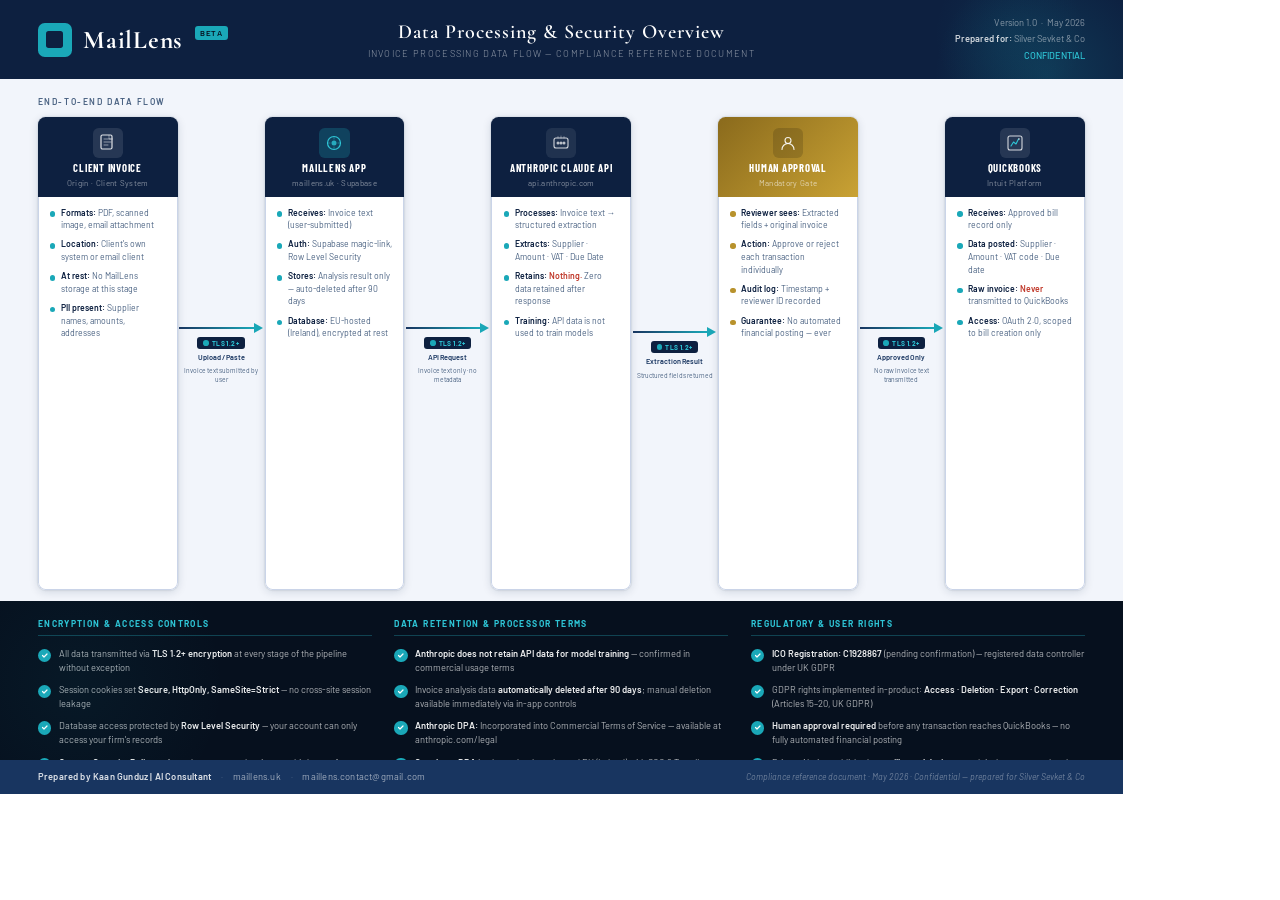
<file: data-flow-diagram.html>
<!DOCTYPE html>
<html lang="en">
<head>
<meta charset="UTF-8" />
<title>MailLens — Data Processing &amp; Security Overview</title>
<link rel="preconnect" href="https://fonts.googleapis.com" />
<link href="https://fonts.googleapis.com/css2?family=Cormorant+Garamond:wght@400;600;700&family=Barlow:wght@300;400;500;600&family=Barlow+Condensed:wght@500;600;700&display=swap" rel="stylesheet" />
<style>
@page { size: A4 landscape; margin: 0; }

*, *::before, *::after { box-sizing: border-box; margin: 0; padding: 0; }

:root {
  --navy-deep:  #06101e;
  --navy:       #0d2040;
  --navy-mid:   #183560;
  --navy-light: #264d88;
  --teal:       #1aa8b8;
  --teal-bright:#2ec5d6;
  --teal-pale:  #e5f7f9;
  --gold:       #b8922c;
  --gold-light: #d4aa4a;
  --white:      #ffffff;
  --off-white:  #f2f5fb;
  --border:     #cad4e8;
  --text:       #0d2040;
  --muted:      #4a6282;
}

html, body {
  width: 297mm;
  height: 210mm;
  overflow: hidden;
  background: var(--white);
}

body {
  font-family: 'Barlow', 'Helvetica Neue', sans-serif;
  color: var(--text);
  -webkit-print-color-adjust: exact;
  print-color-adjust: exact;
}

.page {
  width: 297mm;
  height: 210mm;
  display: grid;
  grid-template-rows: 21mm 1fr 42mm 9mm;
  overflow: hidden;
}

/* ─── HEADER ─────────────────────────────── */
.header {
  background: var(--navy);
  display: grid;
  grid-template-columns: 52mm 1fr 52mm;
  align-items: center;
  padding: 0 10mm;
  position: relative;
  overflow: hidden;
}
.header::before {
  content: '';
  position: absolute;
  right: -10mm; top: -10mm;
  width: 60mm; height: 60mm;
  border-radius: 50%;
  background: radial-gradient(circle, rgba(26,168,184,0.18) 0%, transparent 70%);
}
.header::after {
  content: '';
  position: absolute;
  right: 10mm; bottom: -8mm;
  width: 40mm; height: 40mm;
  border-radius: 50%;
  background: radial-gradient(circle, rgba(26,168,184,0.08) 0%, transparent 70%);
}

.brand {
  display: flex;
  align-items: center;
  gap: 3mm;
  z-index: 1;
}
.brand-mark {
  width: 9mm; height: 9mm;
  background: var(--teal);
  border-radius: 1.8mm;
  position: relative;
  flex-shrink: 0;
}
.brand-mark::after {
  content: '';
  position: absolute;
  inset: 2.2mm;
  background: var(--navy);
  border-radius: 0.7mm;
}
.brand-name {
  font-family: 'Cormorant Garamond', serif;
  font-size: 19pt;
  font-weight: 700;
  color: var(--white);
  letter-spacing: 0.03em;
}
.brand-beta {
  font-size: 6pt;
  font-weight: 600;
  background: var(--teal);
  color: var(--navy-deep);
  padding: 0.5mm 1.5mm;
  border-radius: 0.8mm;
  letter-spacing: 0.08em;
  align-self: flex-start;
  margin-top: 1mm;
}

.header-centre { text-align: center; z-index: 1; }
.doc-title {
  font-family: 'Cormorant Garamond', serif;
  font-size: 15pt;
  font-weight: 600;
  color: var(--white);
  letter-spacing: 0.05em;
  line-height: 1.2;
}
.doc-subtitle {
  font-size: 7pt;
  font-weight: 300;
  color: rgba(255,255,255,0.55);
  letter-spacing: 0.14em;
  text-transform: uppercase;
  margin-top: 1.2mm;
}

.header-meta {
  text-align: right;
  z-index: 1;
}
.meta-row {
  font-size: 7pt;
  color: rgba(255,255,255,0.5);
  line-height: 1.8;
}
.meta-row strong { color: rgba(255,255,255,0.8); font-weight: 600; }
.meta-row.accent { color: var(--teal-bright); font-weight: 500; }

/* ─── FLOW ───────────────────────────────── */
.flow-section {
  background: var(--off-white);
  padding: 4.5mm 10mm 3mm;
  display: flex;
  flex-direction: column;
  gap: 2.5mm;
}
.flow-eyebrow {
  font-size: 6.5pt;
  font-weight: 600;
  letter-spacing: 0.18em;
  text-transform: uppercase;
  color: var(--muted);
}
.flow-row {
  flex: 1;
  display: flex;
  align-items: stretch;
  gap: 0;
}

/* Node */
.node {
  flex: 0 0 37mm;
  display: flex;
  flex-direction: column;
  border-radius: 2mm;
  overflow: hidden;
  box-shadow: 0 0.5mm 2.5mm rgba(13,32,64,0.14), 0 0 0 0.3mm rgba(13,32,64,0.06);
}
.node-head {
  background: var(--navy);
  padding: 3mm 3mm 2.5mm;
  display: flex;
  flex-direction: column;
  align-items: center;
  gap: 1mm;
}
.node-icon {
  width: 8mm; height: 8mm;
  border-radius: 1.5mm;
  display: flex;
  align-items: center;
  justify-content: center;
  flex-shrink: 0;
}
.node-icon svg { display: block; }
.node-label {
  font-family: 'Barlow Condensed', sans-serif;
  font-size: 8pt;
  font-weight: 700;
  color: var(--white);
  text-transform: uppercase;
  letter-spacing: 0.07em;
  text-align: center;
  line-height: 1.1;
}
.node-sublabel {
  font-size: 6pt;
  color: rgba(255,255,255,0.5);
  text-align: center;
  letter-spacing: 0.04em;
}
.node-body {
  flex: 1;
  background: var(--white);
  border: 0.3mm solid var(--border);
  border-top: none;
  border-radius: 0 0 2mm 2mm;
  padding: 2.5mm 3mm;
  display: flex;
  flex-direction: column;
  gap: 1.8mm;
}
.node-fact {
  display: flex;
  gap: 1.5mm;
  align-items: flex-start;
}
.nf-dot {
  width: 1.4mm; height: 1.4mm;
  background: var(--teal);
  border-radius: 50%;
  flex-shrink: 0;
  margin-top: 1.3mm;
}
.nf-text {
  font-size: 6.5pt;
  color: var(--muted);
  line-height: 1.45;
}
.nf-text b { color: var(--text); font-weight: 600; }
.nf-text .no { color: #c0392b; font-weight: 600; }

/* Gate node */
.node.gate .node-head { background: linear-gradient(135deg, #8a6a1c, #c9a234); }
.node.gate .node-sublabel { color: rgba(255,255,255,0.65); }
.nf-dot.gold { background: var(--gold); }

/* Connector */
.connector {
  flex: 1;
  display: flex;
  flex-direction: column;
  align-items: center;
  justify-content: center;
  padding: 0 0.5mm;
  gap: 1mm;
  min-width: 0;
  overflow: hidden;
}
.conn-line-wrap {
  width: 100%;
  display: flex;
  align-items: center;
}
.conn-line {
  flex: 1;
  height: 0.4mm;
  background: linear-gradient(90deg, var(--navy-mid), var(--teal));
}
.conn-arrow {
  width: 0;
  height: 0;
  border-top: 1.5mm solid transparent;
  border-bottom: 1.5mm solid transparent;
  border-left: 2.5mm solid var(--teal);
  flex-shrink: 0;
}
.conn-badge {
  display: flex;
  align-items: center;
  gap: 0.8mm;
  background: var(--navy);
  padding: 0.6mm 1.5mm;
  border-radius: 0.8mm;
  white-space: nowrap;
  max-width: 100%;
}
.conn-badge-dot {
  width: 1.5mm; height: 1.5mm;
  background: var(--teal);
  border-radius: 50%;
  flex-shrink: 0;
}
.conn-badge-text {
  font-size: 5pt;
  font-weight: 700;
  color: var(--teal-bright);
  letter-spacing: 0.06em;
  text-transform: uppercase;
}
.conn-what {
  font-size: 5.5pt;
  font-weight: 600;
  color: var(--navy-mid);
  text-align: center;
  line-height: 1.3;
}
.conn-detail {
  font-size: 5pt;
  color: var(--muted);
  text-align: center;
  line-height: 1.3;
}

/* ─── COMPLIANCE ─────────────────────────── */
.compliance-section {
  background: var(--navy-deep);
  padding: 4.5mm 10mm;
  display: grid;
  grid-template-columns: 1fr 1fr 1fr;
  gap: 6mm;
  align-items: start;
  position: relative;
  overflow: hidden;
}
.compliance-section::before {
  content: '';
  position: absolute;
  left: -20mm; bottom: -20mm;
  width: 80mm; height: 80mm;
  border-radius: 50%;
  background: radial-gradient(circle, rgba(26,168,184,0.06) 0%, transparent 70%);
}

.cg-label {
  font-size: 6.5pt;
  font-weight: 700;
  letter-spacing: 0.16em;
  text-transform: uppercase;
  color: var(--teal-bright);
  margin-bottom: 3mm;
  padding-bottom: 1.5mm;
  border-bottom: 0.3mm solid rgba(46,197,214,0.28);
}
.ci {
  display: flex;
  gap: 2mm;
  align-items: flex-start;
  margin-bottom: 2.2mm;
}
.ci:last-child { margin-bottom: 0; }
.ci-tick {
  width: 3.5mm; height: 3.5mm;
  background: var(--teal);
  border-radius: 50%;
  flex-shrink: 0;
  margin-top: 0.5mm;
  display: flex;
  align-items: center;
  justify-content: center;
}
.ci-tick svg { display: block; }
.ci-text {
  font-size: 7pt;
  color: rgba(255,255,255,0.68);
  line-height: 1.5;
}
.ci-text b { color: rgba(255,255,255,0.92); font-weight: 600; }

/* ─── FOOTER ─────────────────────────────── */
.footer {
  background: var(--navy-mid);
  display: flex;
  align-items: center;
  justify-content: space-between;
  padding: 0 10mm;
}
.footer-l {
  font-size: 7pt;
  color: rgba(255,255,255,0.6);
  letter-spacing: 0.02em;
}
.footer-l b { color: rgba(255,255,255,0.85); font-weight: 600; }
.footer-sep { color: rgba(255,255,255,0.25); margin: 0 2mm; }
.footer-r {
  font-size: 6.5pt;
  color: rgba(255,255,255,0.38);
  font-style: italic;
}

@media print {
  html, body { width: 297mm; height: 210mm; }
}
</style>
</head>
<body>
<div class="page">

  <!-- ── Header ── -->
  <div class="header">

    <div class="brand">
      <div class="brand-mark"></div>
      <span class="brand-name">MailLens</span>
      <span class="brand-beta">BETA</span>
    </div>

    <div class="header-centre">
      <div class="doc-title">Data Processing &amp; Security Overview</div>
      <div class="doc-subtitle">Invoice Processing Data Flow — Compliance Reference Document</div>
    </div>

    <div class="header-meta">
      <div class="meta-row">Version 1.0 &nbsp;·&nbsp; May 2026</div>
      <div class="meta-row"><strong>Prepared for:</strong> Silver Sevket &amp; Co</div>
      <div class="meta-row accent">CONFIDENTIAL</div>
    </div>

  </div>

  <!-- ── Flow diagram ── -->
  <div class="flow-section">
    <div class="flow-eyebrow">End-to-End Data Flow</div>
    <div class="flow-row">

      <!-- Node 1 -->
      <div class="node">
        <div class="node-head">
          <div class="node-icon" style="background:rgba(255,255,255,0.1)">
            <svg width="18" height="18" viewBox="0 0 18 18" fill="none">
              <rect x="2" y="1" width="11" height="14" rx="1.5" stroke="rgba(255,255,255,0.85)" stroke-width="1.2" fill="none"/>
              <path d="M5 5h7M5 8h7M5 11h4" stroke="rgba(255,255,255,0.55)" stroke-width="0.9" stroke-linecap="round"/>
              <path d="M10 1v4h4" stroke="rgba(255,255,255,0.4)" stroke-width="1" fill="none"/>
            </svg>
          </div>
          <div class="node-label">Client Invoice</div>
          <div class="node-sublabel">Origin · Client System</div>
        </div>
        <div class="node-body">
          <div class="node-fact"><div class="nf-dot"></div><div class="nf-text"><b>Formats:</b> PDF, scanned image, email attachment</div></div>
          <div class="node-fact"><div class="nf-dot"></div><div class="nf-text"><b>Location:</b> Client's own system or email client</div></div>
          <div class="node-fact"><div class="nf-dot"></div><div class="nf-text"><b>At rest:</b> No MailLens storage at this stage</div></div>
          <div class="node-fact"><div class="nf-dot"></div><div class="nf-text"><b>PII present:</b> Supplier names, amounts, addresses</div></div>
        </div>
      </div>

      <!-- Connector 1→2 -->
      <div class="connector">
        <div class="conn-line-wrap"><div class="conn-line"></div><div class="conn-arrow"></div></div>
        <div class="conn-badge"><div class="conn-badge-dot"></div><div class="conn-badge-text">TLS 1.2+</div></div>
        <div class="conn-what">Upload / Paste</div>
        <div class="conn-detail">Invoice text submitted by user</div>
      </div>

      <!-- Node 2 -->
      <div class="node">
        <div class="node-head">
          <div class="node-icon" style="background:rgba(26,168,184,0.25)">
            <svg width="18" height="18" viewBox="0 0 18 18" fill="none">
              <circle cx="9" cy="9" r="6.5" stroke="var(--teal-bright)" stroke-width="1.2" fill="none"/>
              <circle cx="9" cy="9" r="2.5" fill="var(--teal-bright)" opacity="0.8"/>
              <path d="M9 2.5V5M9 13v2.5M2.5 9H5M13 9h2.5" stroke="var(--teal-bright)" stroke-width="0.9" stroke-linecap="round" opacity="0.5"/>
            </svg>
          </div>
          <div class="node-label">MailLens App</div>
          <div class="node-sublabel">maillens.uk · Supabase</div>
        </div>
        <div class="node-body">
          <div class="node-fact"><div class="nf-dot"></div><div class="nf-text"><b>Receives:</b> Invoice text (user-submitted)</div></div>
          <div class="node-fact"><div class="nf-dot"></div><div class="nf-text"><b>Auth:</b> Supabase magic-link, Row Level Security</div></div>
          <div class="node-fact"><div class="nf-dot"></div><div class="nf-text"><b>Stores:</b> Analysis result only — auto-deleted after 90 days</div></div>
          <div class="node-fact"><div class="nf-dot"></div><div class="nf-text"><b>Database:</b> EU-hosted (Ireland), encrypted at rest</div></div>
        </div>
      </div>

      <!-- Connector 2→3 -->
      <div class="connector">
        <div class="conn-line-wrap"><div class="conn-line"></div><div class="conn-arrow"></div></div>
        <div class="conn-badge"><div class="conn-badge-dot"></div><div class="conn-badge-text">TLS 1.2+</div></div>
        <div class="conn-what">API Request</div>
        <div class="conn-detail">Invoice text only · no metadata</div>
      </div>

      <!-- Node 3 -->
      <div class="node">
        <div class="node-head">
          <div class="node-icon" style="background:rgba(255,255,255,0.08)">
            <svg width="18" height="18" viewBox="0 0 18 18" fill="none">
              <rect x="2" y="4" width="14" height="10" rx="2" stroke="rgba(255,255,255,0.8)" stroke-width="1.1" fill="none"/>
              <circle cx="6" cy="9" r="1.5" fill="rgba(255,255,255,0.7)"/>
              <circle cx="9" cy="9" r="1.5" fill="rgba(255,255,255,0.7)"/>
              <circle cx="12" cy="9" r="1.5" fill="rgba(255,255,255,0.7)"/>
              <path d="M6 4V2.5M9 4V2M12 4V2.5" stroke="rgba(255,255,255,0.4)" stroke-width="0.9" stroke-linecap="round"/>
            </svg>
          </div>
          <div class="node-label">Anthropic Claude API</div>
          <div class="node-sublabel">api.anthropic.com</div>
        </div>
        <div class="node-body">
          <div class="node-fact"><div class="nf-dot"></div><div class="nf-text"><b>Processes:</b> Invoice text → structured extraction</div></div>
          <div class="node-fact"><div class="nf-dot"></div><div class="nf-text"><b>Extracts:</b> Supplier · Amount · VAT · Due Date</div></div>
          <div class="node-fact"><div class="nf-dot"></div><div class="nf-text"><b>Retains:</b> <span class="no">Nothing.</span> Zero data retained after response</div></div>
          <div class="node-fact"><div class="nf-dot"></div><div class="nf-text"><b>Training:</b> API data is not used to train models</div></div>
        </div>
      </div>

      <!-- Connector 3→4 -->
      <div class="connector">
        <div class="conn-line-wrap"><div class="conn-line"></div><div class="conn-arrow"></div></div>
        <div class="conn-badge"><div class="conn-badge-dot"></div><div class="conn-badge-text">TLS 1.2+</div></div>
        <div class="conn-what">Extraction Result</div>
        <div class="conn-detail">Structured fields returned</div>
      </div>

      <!-- Node 4 — Gate -->
      <div class="node gate">
        <div class="node-head">
          <div class="node-icon" style="background:rgba(0,0,0,0.15)">
            <svg width="18" height="18" viewBox="0 0 18 18" fill="none">
              <circle cx="9" cy="6.5" r="3" stroke="rgba(255,255,255,0.9)" stroke-width="1.1" fill="none"/>
              <path d="M3 15.5c0-3.314 2.686-6 6-6s6 2.686 6 6" stroke="rgba(255,255,255,0.9)" stroke-width="1.1" stroke-linecap="round" fill="none"/>
            </svg>
          </div>
          <div class="node-label">Human Approval</div>
          <div class="node-sublabel">Mandatory Gate</div>
        </div>
        <div class="node-body">
          <div class="node-fact"><div class="nf-dot gold"></div><div class="nf-text"><b>Reviewer sees:</b> Extracted fields + original invoice</div></div>
          <div class="node-fact"><div class="nf-dot gold"></div><div class="nf-text"><b>Action:</b> Approve or reject each transaction individually</div></div>
          <div class="node-fact"><div class="nf-dot gold"></div><div class="nf-text"><b>Audit log:</b> Timestamp + reviewer ID recorded</div></div>
          <div class="node-fact"><div class="nf-dot gold"></div><div class="nf-text"><b>Guarantee:</b> No automated financial posting — ever</div></div>
        </div>
      </div>

      <!-- Connector 4→5 -->
      <div class="connector">
        <div class="conn-line-wrap"><div class="conn-line"></div><div class="conn-arrow"></div></div>
        <div class="conn-badge"><div class="conn-badge-dot"></div><div class="conn-badge-text">TLS 1.2+</div></div>
        <div class="conn-what">Approved Only</div>
        <div class="conn-detail">No raw invoice text transmitted</div>
      </div>

      <!-- Node 5 -->
      <div class="node">
        <div class="node-head">
          <div class="node-icon" style="background:rgba(255,255,255,0.1)">
            <svg width="18" height="18" viewBox="0 0 18 18" fill="none">
              <rect x="2" y="2" width="14" height="14" rx="2" stroke="rgba(255,255,255,0.8)" stroke-width="1.1" fill="none"/>
              <path d="M5 12l2.5-4 2.5 2 2.5-5" stroke="var(--teal-bright)" stroke-width="1.1" stroke-linecap="round" stroke-linejoin="round"/>
              <circle cx="13" cy="5" r="1" fill="rgba(255,255,255,0.5)"/>
            </svg>
          </div>
          <div class="node-label">QuickBooks</div>
          <div class="node-sublabel">Intuit Platform</div>
        </div>
        <div class="node-body">
          <div class="node-fact"><div class="nf-dot"></div><div class="nf-text"><b>Receives:</b> Approved bill record only</div></div>
          <div class="node-fact"><div class="nf-dot"></div><div class="nf-text"><b>Data posted:</b> Supplier · Amount · VAT code · Due date</div></div>
          <div class="node-fact"><div class="nf-dot"></div><div class="nf-text"><b>Raw invoice:</b> <span class="no">Never</span> transmitted to QuickBooks</div></div>
          <div class="node-fact"><div class="nf-dot"></div><div class="nf-text"><b>Access:</b> OAuth 2.0, scoped to bill creation only</div></div>
        </div>
      </div>

    </div>
  </div>

  <!-- ── Compliance panel ── -->
  <div class="compliance-section">

    <div>
      <div class="cg-label">Encryption &amp; Access Controls</div>
      <div class="ci">
        <div class="ci-tick"><svg width="7" height="7" viewBox="0 0 7 7" fill="none"><path d="M1.5 3.5l1.5 1.5 3-3" stroke="white" stroke-width="1.2" stroke-linecap="round" stroke-linejoin="round"/></svg></div>
        <div class="ci-text">All data transmitted via <b>TLS 1.2+ encryption</b> at every stage of the pipeline without exception</div>
      </div>
      <div class="ci">
        <div class="ci-tick"><svg width="7" height="7" viewBox="0 0 7 7" fill="none"><path d="M1.5 3.5l1.5 1.5 3-3" stroke="white" stroke-width="1.2" stroke-linecap="round" stroke-linejoin="round"/></svg></div>
        <div class="ci-text">Session cookies set <b>Secure, HttpOnly, SameSite=Strict</b> — no cross-site session leakage</div>
      </div>
      <div class="ci">
        <div class="ci-tick"><svg width="7" height="7" viewBox="0 0 7 7" fill="none"><path d="M1.5 3.5l1.5 1.5 3-3" stroke="white" stroke-width="1.2" stroke-linecap="round" stroke-linejoin="round"/></svg></div>
        <div class="ci-text">Database access protected by <b>Row Level Security</b> — your account can only access your firm's records</div>
      </div>
      <div class="ci">
        <div class="ci-tick"><svg width="7" height="7" viewBox="0 0 7 7" fill="none"><path d="M1.5 3.5l1.5 1.5 3-3" stroke="white" stroke-width="1.2" stroke-linecap="round" stroke-linejoin="round"/></svg></div>
        <div class="ci-text"><b>Content Security Policy</b> enforced — no external scripts, no third-party font CDNs</div>
      </div>
    </div>

    <div>
      <div class="cg-label">Data Retention &amp; Processor Terms</div>
      <div class="ci">
        <div class="ci-tick"><svg width="7" height="7" viewBox="0 0 7 7" fill="none"><path d="M1.5 3.5l1.5 1.5 3-3" stroke="white" stroke-width="1.2" stroke-linecap="round" stroke-linejoin="round"/></svg></div>
        <div class="ci-text"><b>Anthropic does not retain API data for model training</b> — confirmed in commercial usage terms</div>
      </div>
      <div class="ci">
        <div class="ci-tick"><svg width="7" height="7" viewBox="0 0 7 7" fill="none"><path d="M1.5 3.5l1.5 1.5 3-3" stroke="white" stroke-width="1.2" stroke-linecap="round" stroke-linejoin="round"/></svg></div>
        <div class="ci-text">Invoice analysis data <b>automatically deleted after 90 days</b>; manual deletion available immediately via in-app controls</div>
      </div>
      <div class="ci">
        <div class="ci-tick"><svg width="7" height="7" viewBox="0 0 7 7" fill="none"><path d="M1.5 3.5l1.5 1.5 3-3" stroke="white" stroke-width="1.2" stroke-linecap="round" stroke-linejoin="round"/></svg></div>
        <div class="ci-text"><b>Anthropic DPA:</b> Incorporated into Commercial Terms of Service — available at anthropic.com/legal</div>
      </div>
      <div class="ci">
        <div class="ci-tick"><svg width="7" height="7" viewBox="0 0 7 7" fill="none"><path d="M1.5 3.5l1.5 1.5 3-3" stroke="white" stroke-width="1.2" stroke-linecap="round" stroke-linejoin="round"/></svg></div>
        <div class="ci-text"><b>Supabase DPA</b> in place; database hosted EU (Ireland) with SOC 2 Type II certification</div>
      </div>
    </div>

    <div>
      <div class="cg-label">Regulatory &amp; User Rights</div>
      <div class="ci">
        <div class="ci-tick"><svg width="7" height="7" viewBox="0 0 7 7" fill="none"><path d="M1.5 3.5l1.5 1.5 3-3" stroke="white" stroke-width="1.2" stroke-linecap="round" stroke-linejoin="round"/></svg></div>
        <div class="ci-text"><b>ICO Registration: C1928867</b> (pending confirmation) — registered data controller under UK GDPR</div>
      </div>
      <div class="ci">
        <div class="ci-tick"><svg width="7" height="7" viewBox="0 0 7 7" fill="none"><path d="M1.5 3.5l1.5 1.5 3-3" stroke="white" stroke-width="1.2" stroke-linecap="round" stroke-linejoin="round"/></svg></div>
        <div class="ci-text">GDPR rights implemented in-product: <b>Access · Deletion · Export · Correction</b> (Articles 15–20, UK GDPR)</div>
      </div>
      <div class="ci">
        <div class="ci-tick"><svg width="7" height="7" viewBox="0 0 7 7" fill="none"><path d="M1.5 3.5l1.5 1.5 3-3" stroke="white" stroke-width="1.2" stroke-linecap="round" stroke-linejoin="round"/></svg></div>
        <div class="ci-text"><b>Human approval required</b> before any transaction reaches QuickBooks — no fully automated financial posting</div>
      </div>
      <div class="ci">
        <div class="ci-tick"><svg width="7" height="7" viewBox="0 0 7 7" fill="none"><path d="M1.5 3.5l1.5 1.5 3-3" stroke="white" stroke-width="1.2" stroke-linecap="round" stroke-linejoin="round"/></svg></div>
        <div class="ci-text">Privacy Notice published at <b>maillens.uk/privacy</b> — plain-language, no legal jargon</div>
      </div>
    </div>

  </div>

  <!-- ── Footer ── -->
  <div class="footer">
    <div class="footer-l">
      <b>Prepared by Kaan Gunduz | AI Consultant</b>
      <span class="footer-sep">·</span>
      maillens.uk
      <span class="footer-sep">·</span>
      maillens.contact@gmail.com
    </div>
    <div class="footer-r">Compliance reference document · May 2026 · Confidential — prepared for Silver Sevket &amp; Co</div>
  </div>

</div>
</body>
</html>
</file>
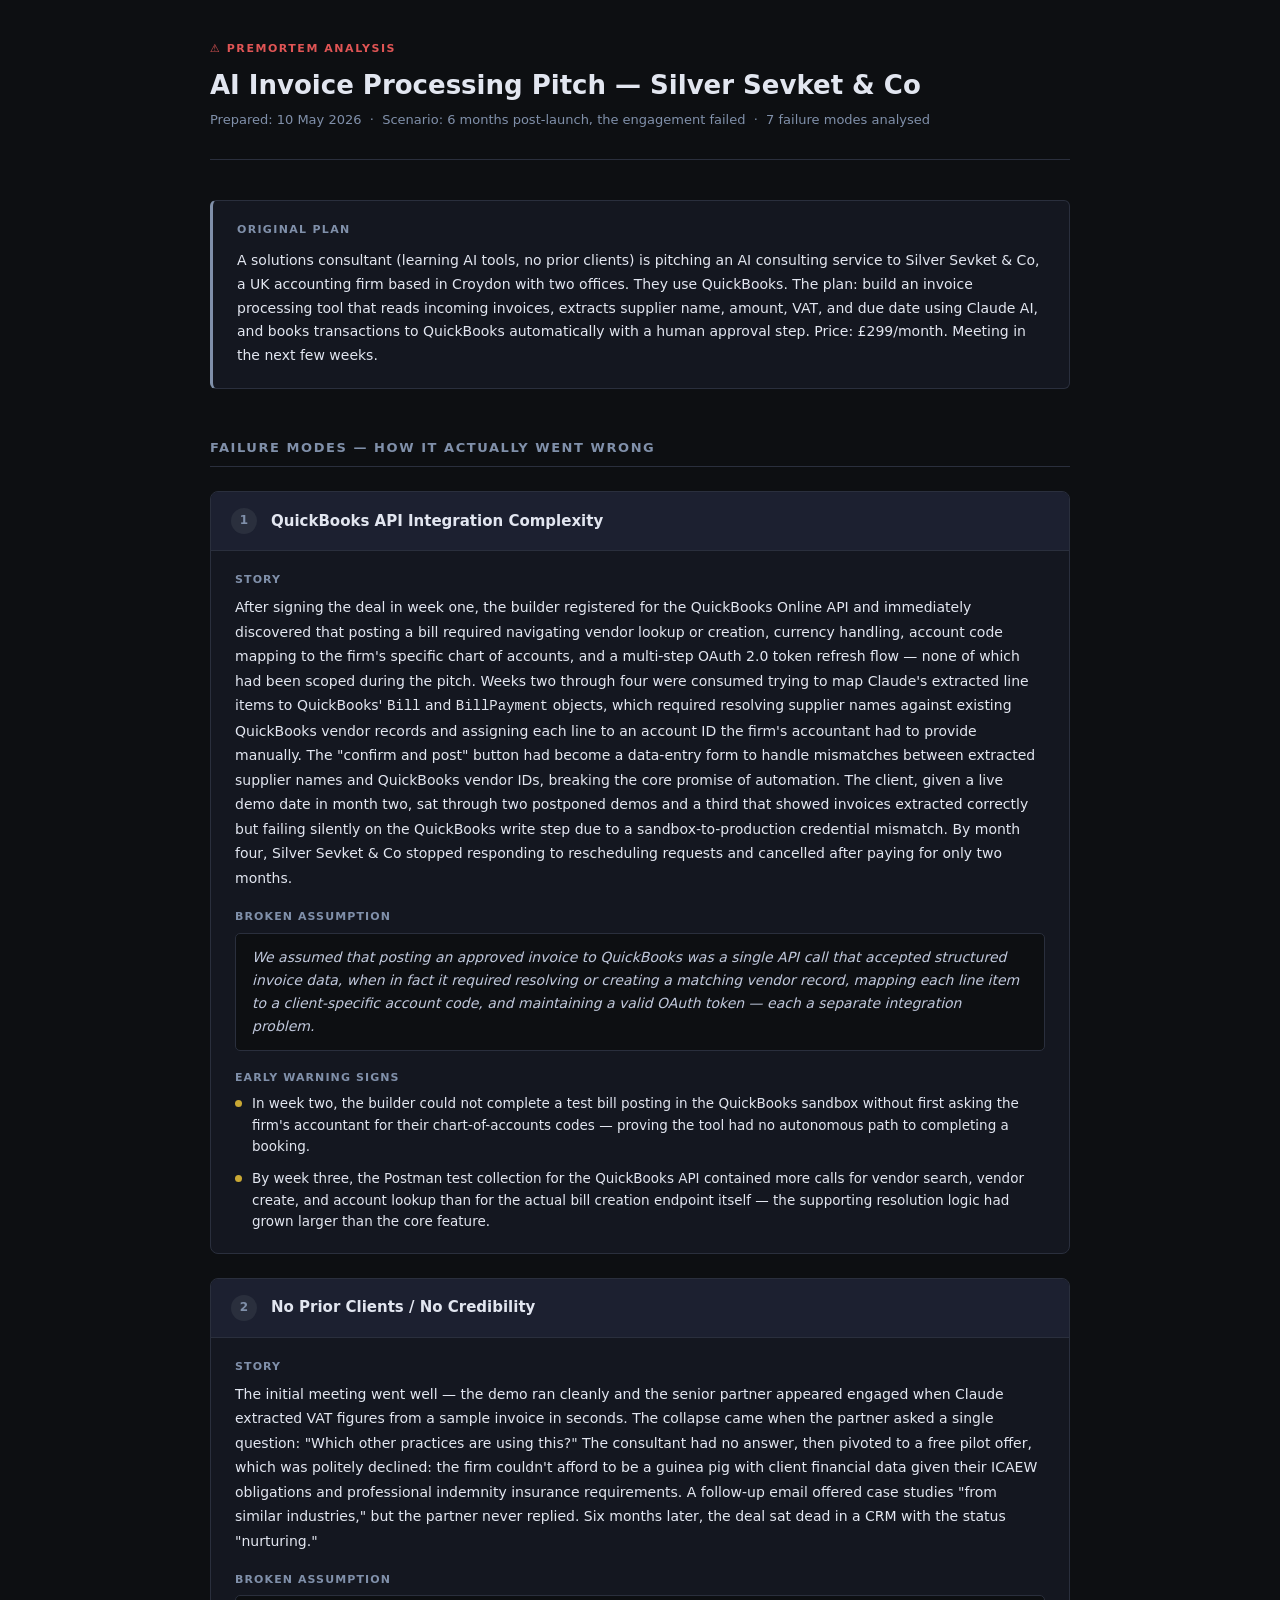
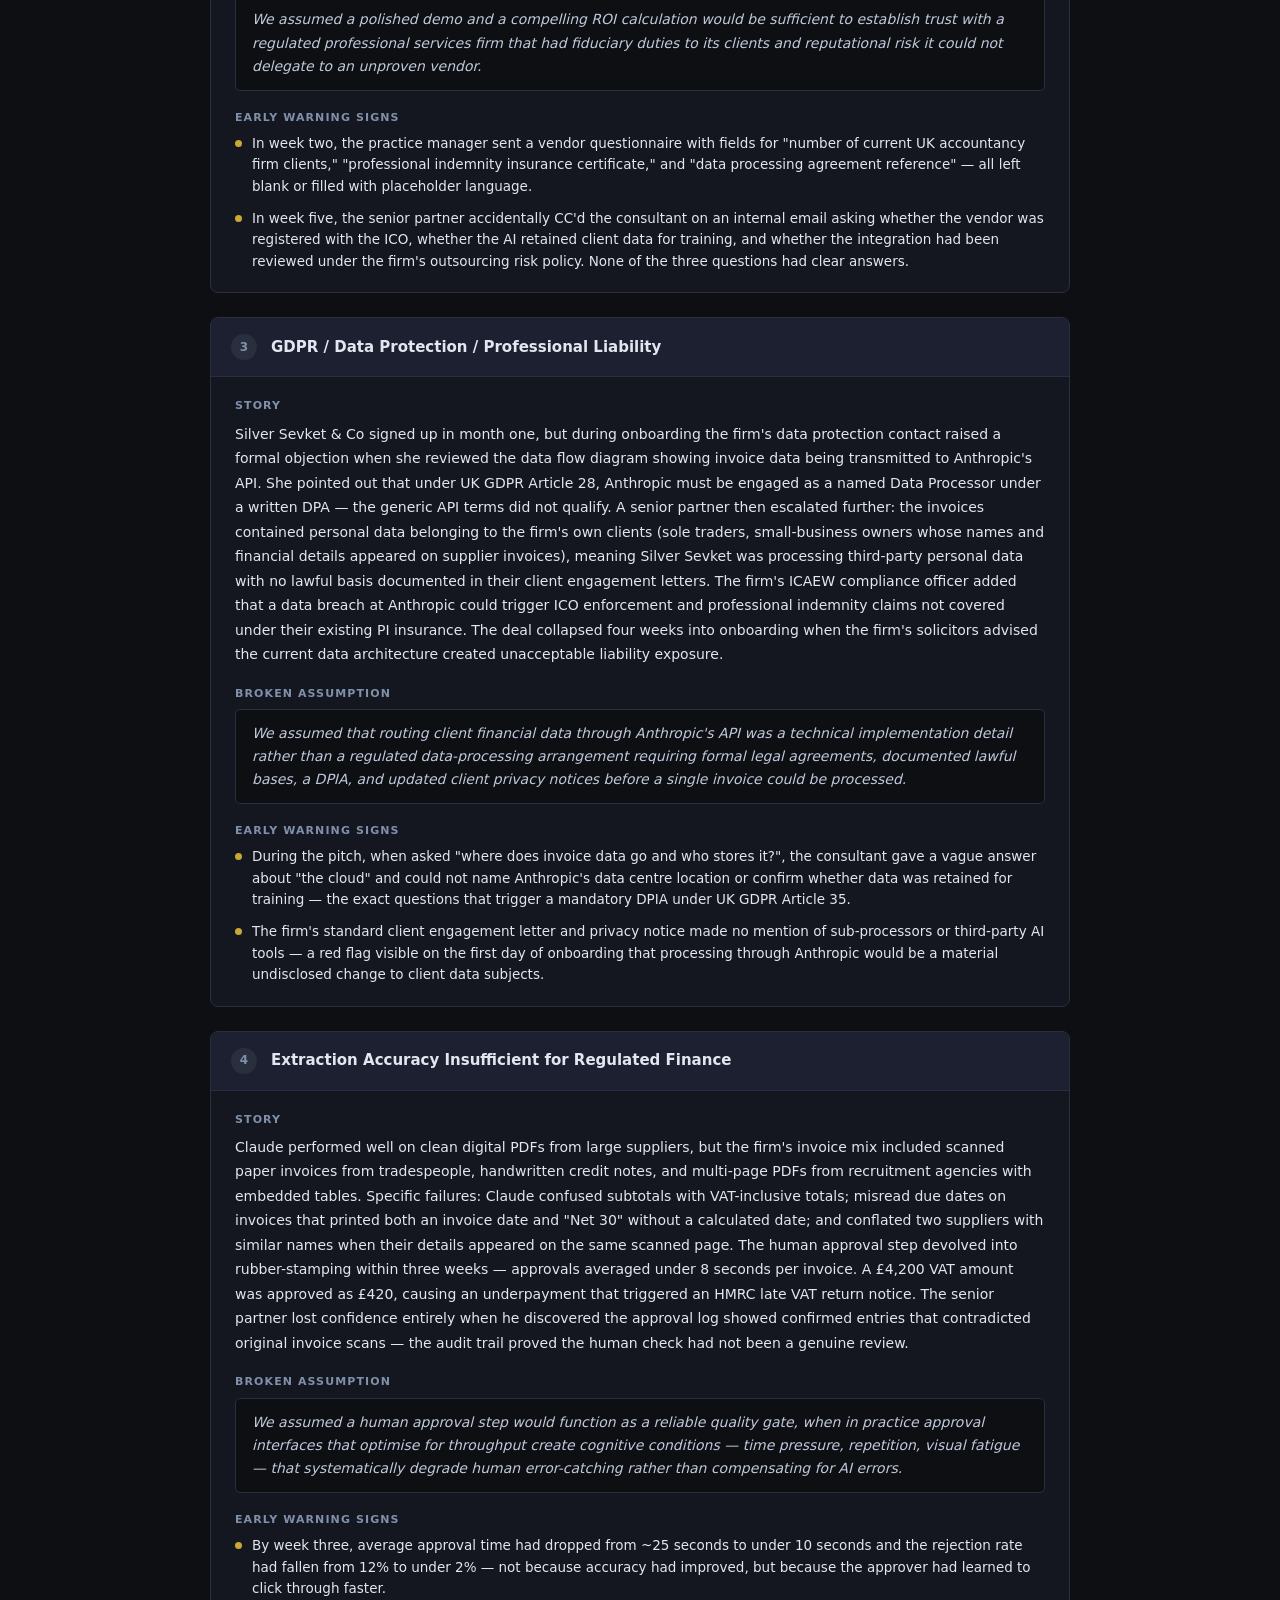
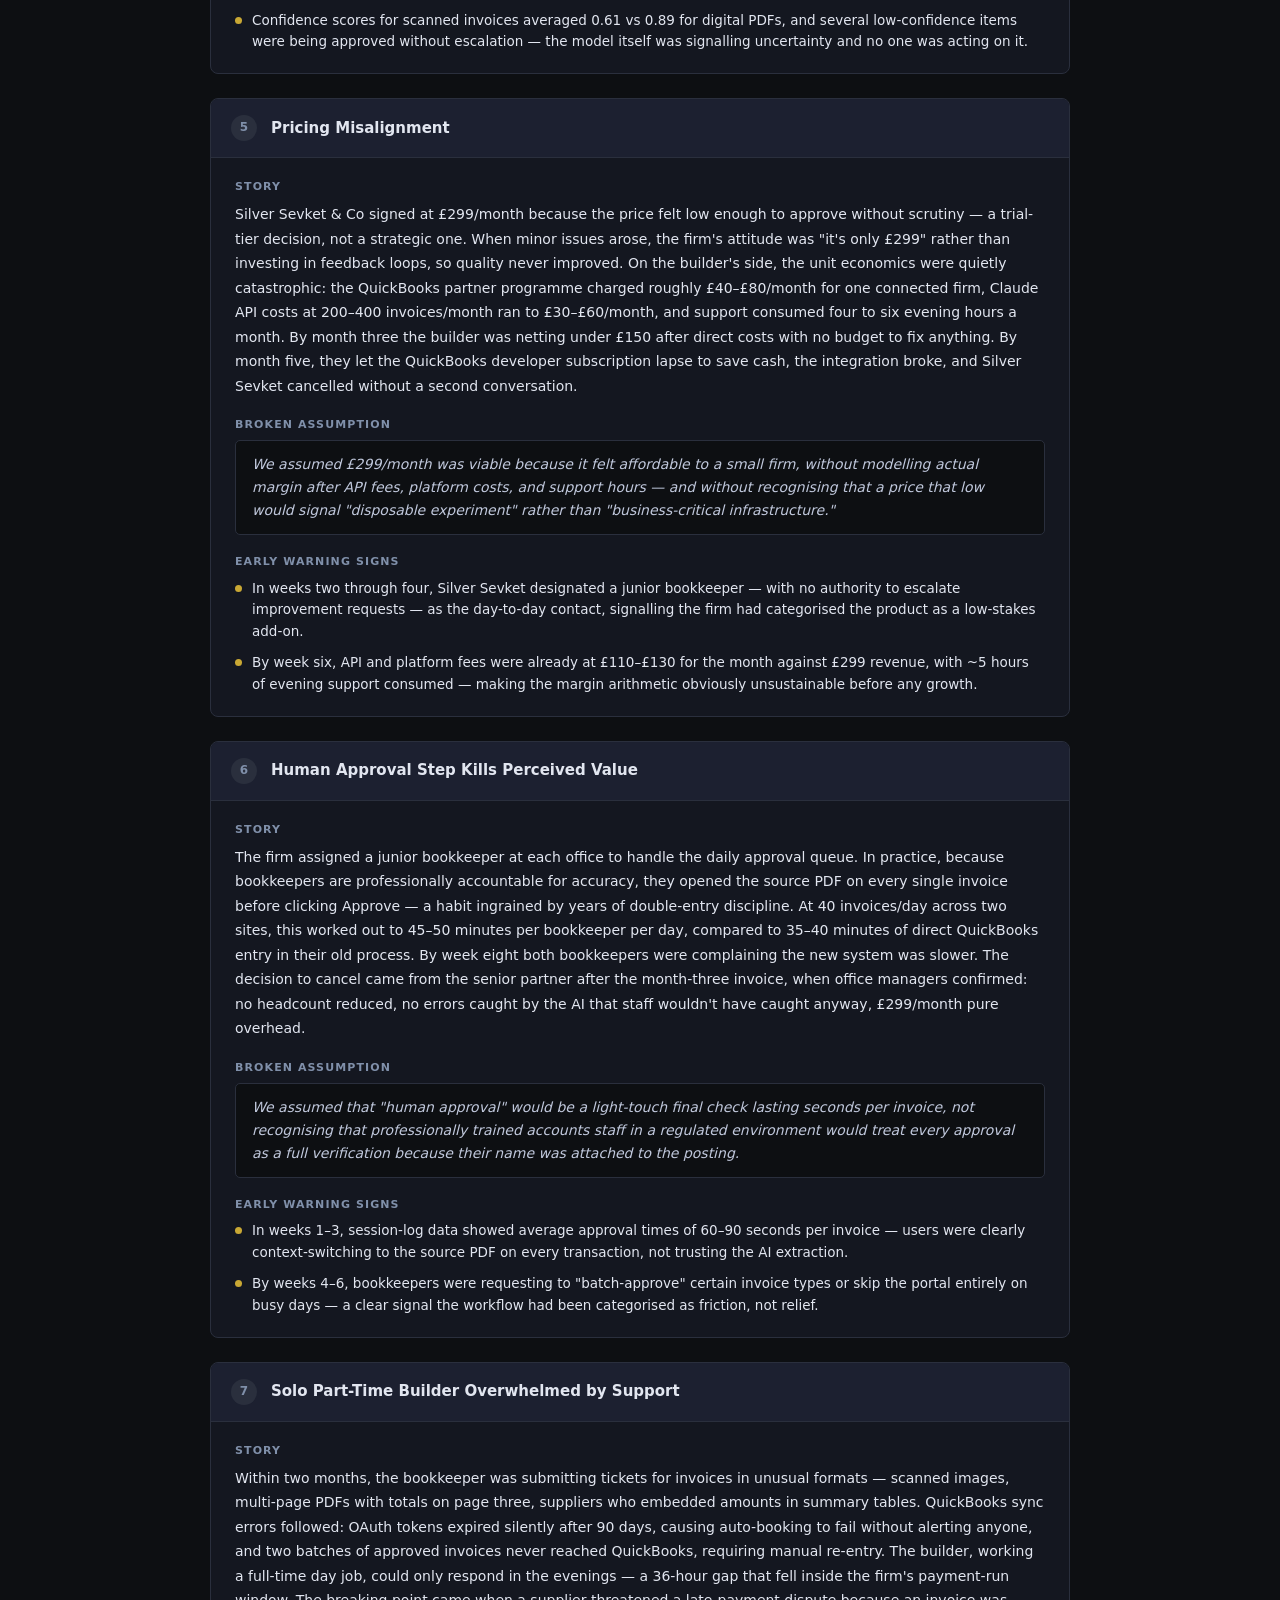
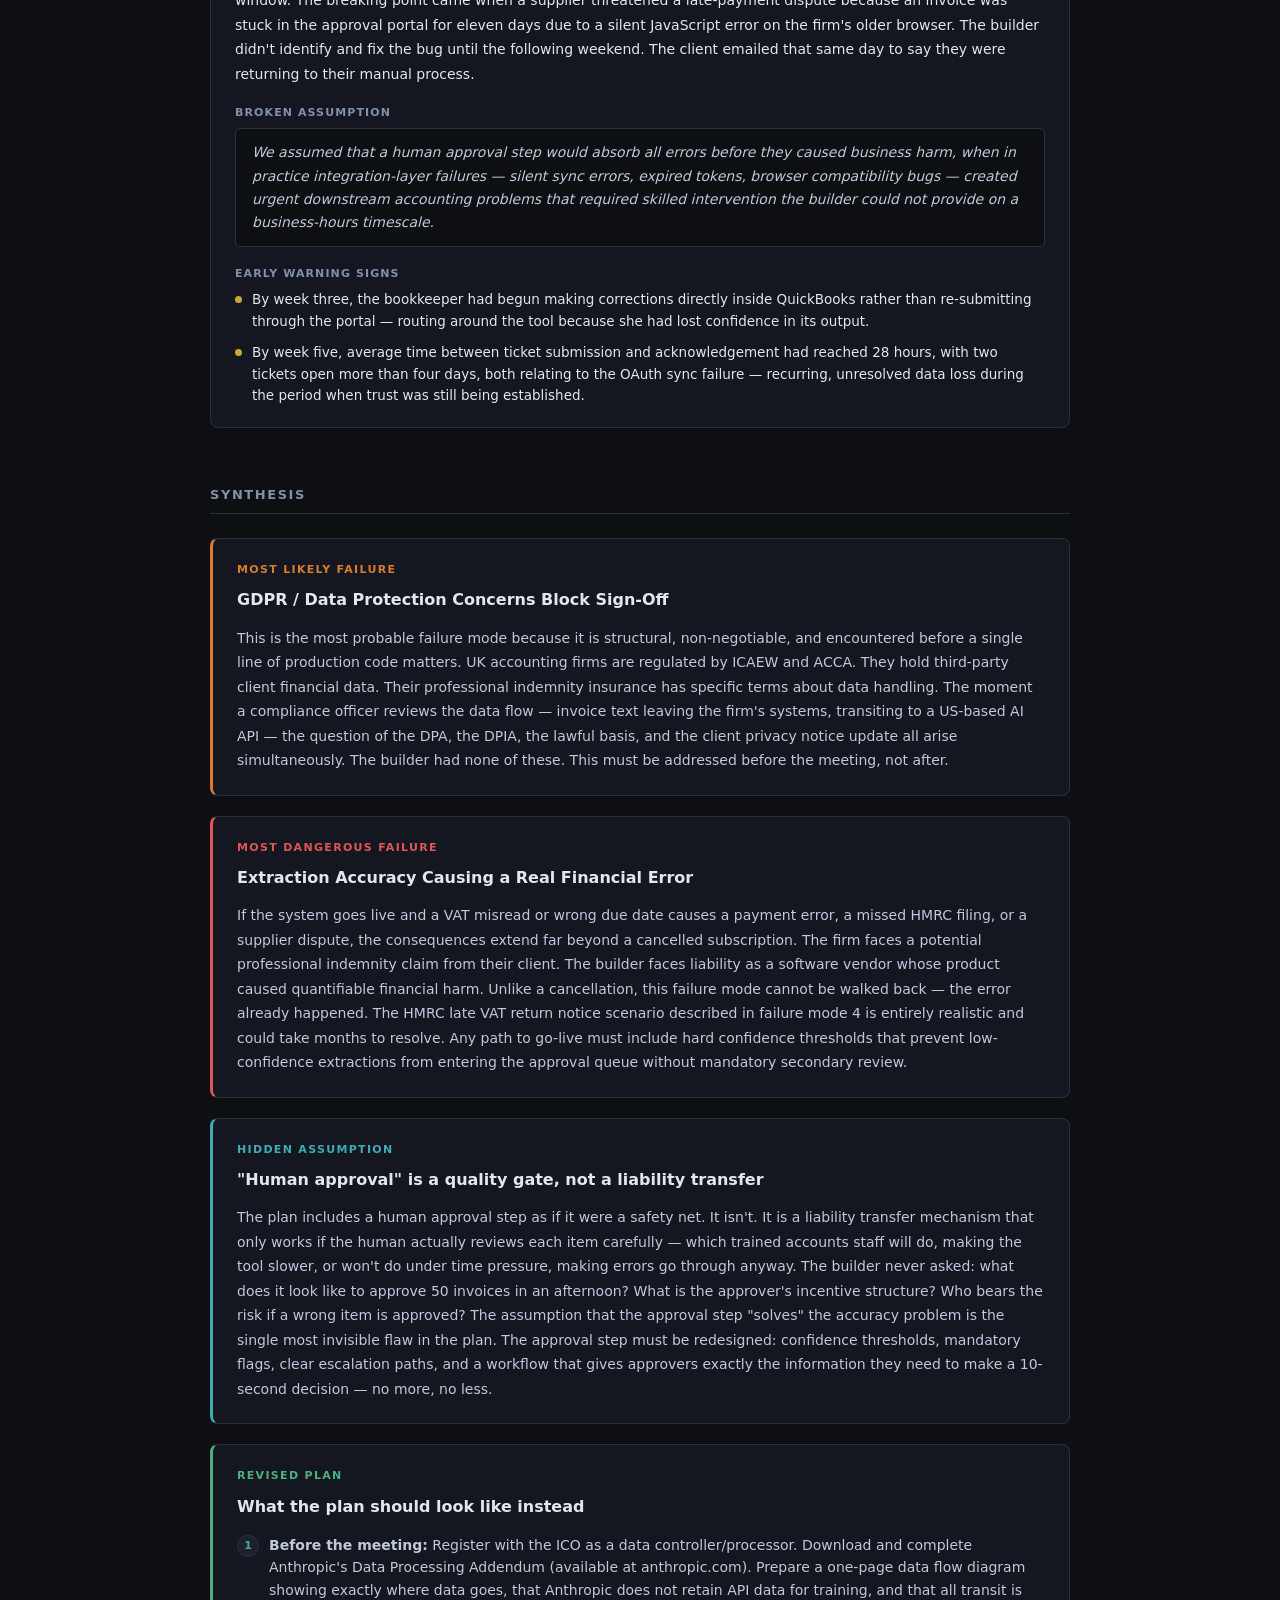
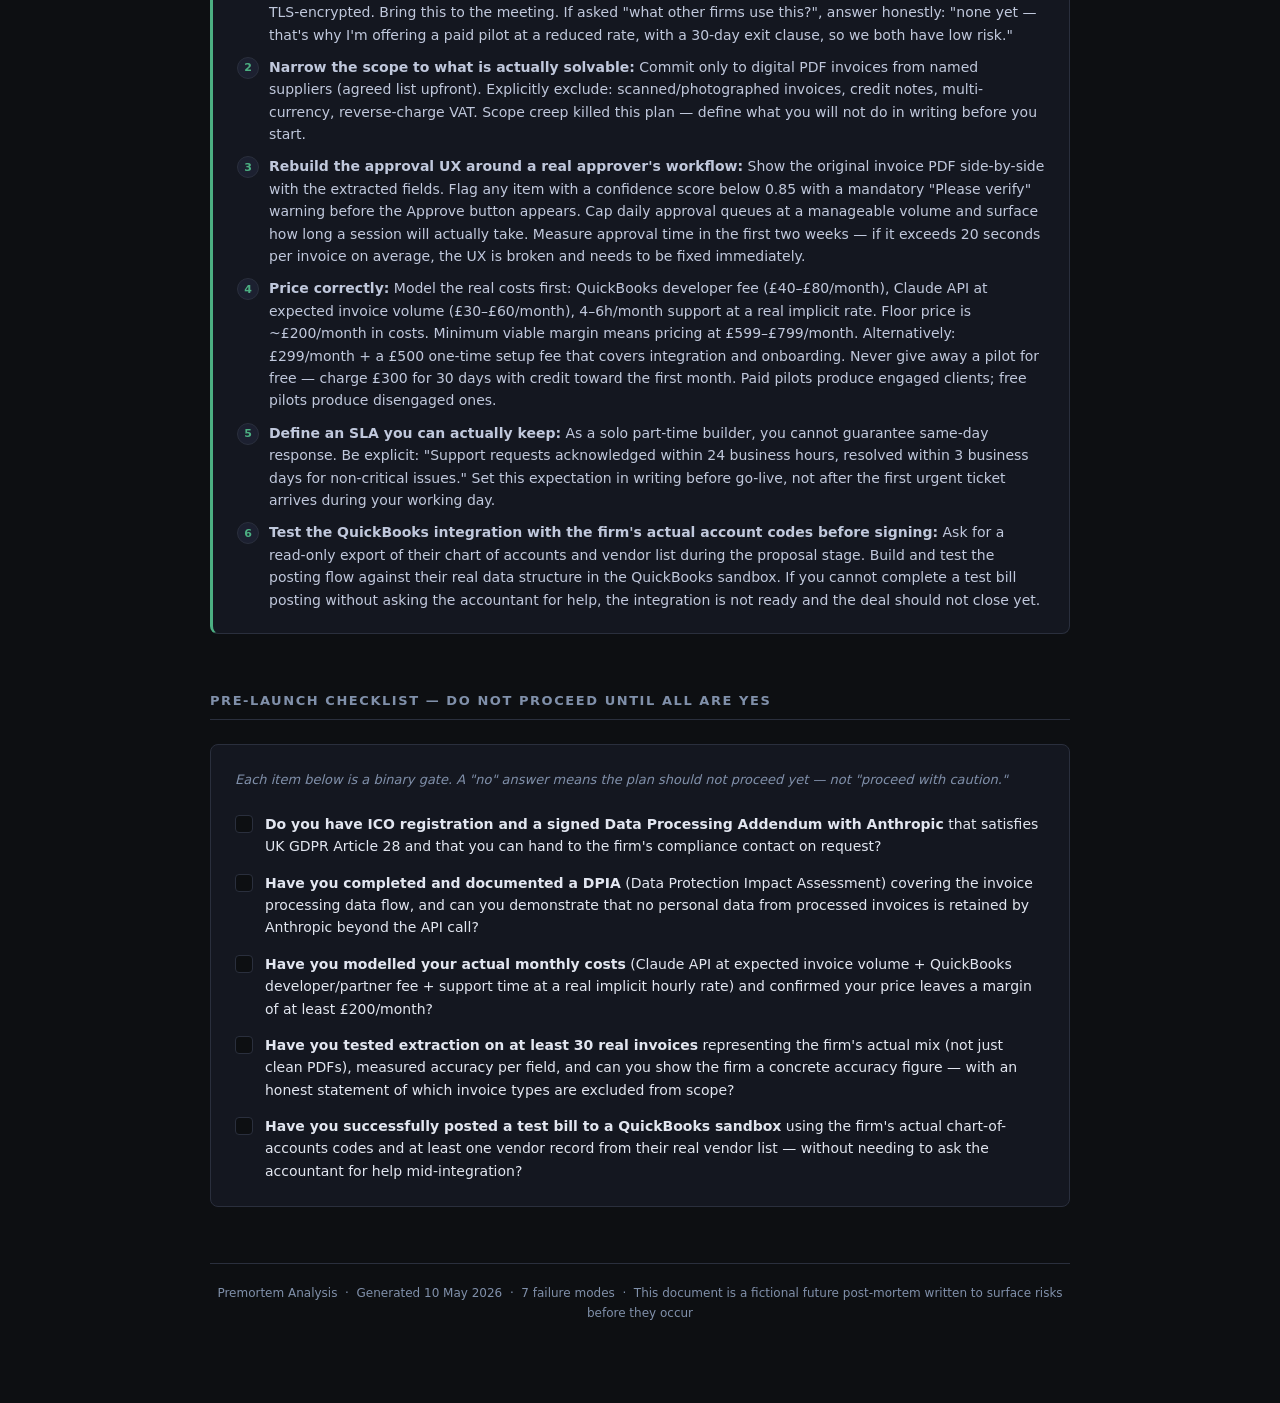
<file: premortem-report.html>
<!DOCTYPE html>
<html lang="en">
<head>
<meta charset="UTF-8" />
<meta name="viewport" content="width=device-width, initial-scale=1.0" />
<title>Premortem Analysis — MailLens AI Consulting Pitch</title>
<style>
  *, *::before, *::after { box-sizing: border-box; margin: 0; padding: 0; }

  :root {
    --bg:        #0d0f12;
    --surface:   #141720;
    --surface2:  #1c2030;
    --border:    #2a2f3d;
    --text:      #e2e6f0;
    --muted:     #8090aa;
    --red:       #e05555;
    --orange:    #d97c2e;
    --yellow:    #c9a834;
    --teal:      #3dadb5;
    --green:     #4caf82;
    --critical:  #e05555;
    --high:      #d97c2e;
    --medium:    #c9a834;
    --low:       #4caf82;
  }

  body {
    background: var(--bg);
    color: var(--text);
    font-family: ui-sans-serif, system-ui, -apple-system, 'Segoe UI', sans-serif;
    font-size: 15px;
    line-height: 1.65;
    padding: 40px 24px 80px;
  }

  .page { max-width: 860px; margin: 0 auto; }

  /* ── Header ── */
  .report-header {
    border-bottom: 1px solid var(--border);
    padding-bottom: 28px;
    margin-bottom: 40px;
  }
  .report-label {
    font-size: 11px;
    font-weight: 700;
    letter-spacing: 0.14em;
    text-transform: uppercase;
    color: var(--red);
    margin-bottom: 12px;
  }
  .report-title {
    font-size: 26px;
    font-weight: 700;
    color: var(--text);
    margin-bottom: 8px;
    line-height: 1.2;
  }
  .report-meta {
    font-size: 13px;
    color: var(--muted);
  }

  /* ── Original plan ── */
  .plan-box {
    background: var(--surface);
    border: 1px solid var(--border);
    border-left: 3px solid var(--muted);
    border-radius: 6px;
    padding: 20px 24px;
    margin-bottom: 48px;
  }
  .plan-box-label {
    font-size: 11px;
    font-weight: 700;
    letter-spacing: 0.12em;
    text-transform: uppercase;
    color: var(--muted);
    margin-bottom: 10px;
  }
  .plan-box p { color: var(--text); font-size: 14px; line-height: 1.7; }

  /* ── Section titles ── */
  .section-title {
    font-size: 13px;
    font-weight: 700;
    letter-spacing: 0.12em;
    text-transform: uppercase;
    color: var(--muted);
    margin-bottom: 24px;
    padding-bottom: 8px;
    border-bottom: 1px solid var(--border);
  }

  /* ── Failure mode cards ── */
  .failure-grid { display: flex; flex-direction: column; gap: 24px; margin-bottom: 56px; }

  .failure-card {
    background: var(--surface);
    border: 1px solid var(--border);
    border-radius: 8px;
    overflow: hidden;
  }
  .failure-card-header {
    display: flex;
    align-items: center;
    gap: 14px;
    padding: 16px 20px;
    background: var(--surface2);
    border-bottom: 1px solid var(--border);
  }
  .failure-number {
    width: 26px; height: 26px;
    background: var(--border);
    border-radius: 50%;
    display: flex; align-items: center; justify-content: center;
    font-size: 12px; font-weight: 700;
    color: var(--muted);
    flex-shrink: 0;
  }
  .failure-name { font-weight: 600; font-size: 15px; }
  .failure-body { padding: 20px 24px; display: flex; flex-direction: column; gap: 18px; }

  .field-label {
    font-size: 11px;
    font-weight: 700;
    letter-spacing: 0.1em;
    text-transform: uppercase;
    color: var(--muted);
    margin-bottom: 6px;
  }
  .story-text { font-size: 14px; color: var(--text); line-height: 1.75; }

  .assumption-box {
    background: var(--bg);
    border: 1px solid var(--border);
    border-radius: 5px;
    padding: 12px 16px;
    font-size: 14px;
    font-style: italic;
    color: #c0c8dc;
  }

  .warnings { display: flex; flex-direction: column; gap: 10px; }
  .warning-item {
    display: flex;
    gap: 10px;
    font-size: 13.5px;
    line-height: 1.6;
  }
  .warning-dot {
    width: 7px; height: 7px;
    background: var(--yellow);
    border-radius: 50%;
    margin-top: 7px;
    flex-shrink: 0;
  }

  /* ── Synthesis ── */
  .synthesis { margin-bottom: 56px; display: flex; flex-direction: column; gap: 20px; }

  .synth-card {
    background: var(--surface);
    border: 1px solid var(--border);
    border-radius: 8px;
    padding: 22px 24px;
  }
  .synth-card.most-likely  { border-left: 3px solid var(--orange); }
  .synth-card.most-danger  { border-left: 3px solid var(--red); }
  .synth-card.hidden       { border-left: 3px solid var(--teal); }
  .synth-card.revised      { border-left: 3px solid var(--green); }

  .synth-tag {
    font-size: 11px;
    font-weight: 700;
    letter-spacing: 0.12em;
    text-transform: uppercase;
    margin-bottom: 8px;
  }
  .synth-card.most-likely  .synth-tag { color: var(--orange); }
  .synth-card.most-danger  .synth-tag { color: var(--red); }
  .synth-card.hidden       .synth-tag { color: var(--teal); }
  .synth-card.revised      .synth-tag { color: var(--green); }

  .synth-title { font-size: 16px; font-weight: 700; margin-bottom: 12px; }
  .synth-body  { font-size: 14px; color: #c0c8dc; line-height: 1.75; }
  .synth-body + .synth-body { margin-top: 10px; }

  .revised-steps { list-style: none; display: flex; flex-direction: column; gap: 10px; margin-top: 14px; }
  .revised-steps li {
    display: flex; gap: 10px;
    font-size: 14px; color: #c0c8dc; line-height: 1.6;
  }
  .step-num {
    width: 22px; height: 22px;
    background: var(--surface2);
    border: 1px solid var(--border);
    border-radius: 50%;
    display: flex; align-items: center; justify-content: center;
    font-size: 11px; font-weight: 700; color: var(--green);
    flex-shrink: 0; margin-top: 1px;
  }

  /* ── Checklist ── */
  .checklist-section { margin-bottom: 56px; }
  .checklist {
    background: var(--surface);
    border: 1px solid var(--border);
    border-radius: 8px;
    padding: 24px;
    display: flex;
    flex-direction: column;
    gap: 14px;
  }
  .checklist-intro {
    font-size: 13px;
    color: var(--muted);
    margin-bottom: 8px;
    font-style: italic;
  }
  .check-item {
    display: flex;
    gap: 12px;
    align-items: flex-start;
  }
  .check-item input[type="checkbox"] {
    appearance: none;
    width: 18px; height: 18px;
    border: 1.5px solid var(--border);
    border-radius: 4px;
    background: var(--bg);
    cursor: pointer;
    flex-shrink: 0;
    margin-top: 2px;
    transition: background 0.15s, border-color 0.15s;
    position: relative;
  }
  .check-item input[type="checkbox"]:checked {
    background: var(--green);
    border-color: var(--green);
  }
  .check-item input[type="checkbox"]:checked::after {
    content: '';
    position: absolute;
    left: 4px; top: 1px;
    width: 6px; height: 10px;
    border: 2px solid #fff;
    border-top: none; border-left: none;
    transform: rotate(45deg);
  }
  .check-label { font-size: 14px; color: var(--text); line-height: 1.6; cursor: pointer; }
  .check-label strong { color: var(--text); }

  /* ── Footer ── */
  .report-footer {
    border-top: 1px solid var(--border);
    padding-top: 20px;
    font-size: 12px;
    color: var(--muted);
    text-align: center;
  }
</style>
</head>
<body>
<div class="page">

  <!-- Header -->
  <div class="report-header">
    <div class="report-label">&#9888; Premortem Analysis</div>
    <div class="report-title">AI Invoice Processing Pitch — Silver Sevket &amp; Co</div>
    <div class="report-meta">Prepared: 10 May 2026 &nbsp;&#183;&nbsp; Scenario: 6 months post-launch, the engagement failed &nbsp;&#183;&nbsp; 7 failure modes analysed</div>
  </div>

  <!-- Original plan -->
  <div class="plan-box">
    <div class="plan-box-label">Original Plan</div>
    <p>A solutions consultant (learning AI tools, no prior clients) is pitching an AI consulting service to Silver Sevket &amp; Co, a UK accounting firm based in Croydon with two offices. They use QuickBooks. The plan: build an invoice processing tool that reads incoming invoices, extracts supplier name, amount, VAT, and due date using Claude AI, and books transactions to QuickBooks automatically with a human approval step. Price: £299/month. Meeting in the next few weeks.</p>
  </div>

  <!-- Failure modes -->
  <div class="section-title">Failure Modes — How It Actually Went Wrong</div>
  <div class="failure-grid">

    <!-- 1 -->
    <div class="failure-card">
      <div class="failure-card-header">
        <div class="failure-number">1</div>
        <div class="failure-name">QuickBooks API Integration Complexity</div>
      </div>
      <div class="failure-body">
        <div>
          <div class="field-label">Story</div>
          <div class="story-text">After signing the deal in week one, the builder registered for the QuickBooks Online API and immediately discovered that posting a bill required navigating vendor lookup or creation, currency handling, account code mapping to the firm's specific chart of accounts, and a multi-step OAuth 2.0 token refresh flow — none of which had been scoped during the pitch. Weeks two through four were consumed trying to map Claude's extracted line items to QuickBooks' <code>Bill</code> and <code>BillPayment</code> objects, which required resolving supplier names against existing QuickBooks vendor records and assigning each line to an account ID the firm's accountant had to provide manually. The "confirm and post" button had become a data-entry form to handle mismatches between extracted supplier names and QuickBooks vendor IDs, breaking the core promise of automation. The client, given a live demo date in month two, sat through two postponed demos and a third that showed invoices extracted correctly but failing silently on the QuickBooks write step due to a sandbox-to-production credential mismatch. By month four, Silver Sevket &amp; Co stopped responding to rescheduling requests and cancelled after paying for only two months.</div>
        </div>
        <div>
          <div class="field-label">Broken Assumption</div>
          <div class="assumption-box">We assumed that posting an approved invoice to QuickBooks was a single API call that accepted structured invoice data, when in fact it required resolving or creating a matching vendor record, mapping each line item to a client-specific account code, and maintaining a valid OAuth token — each a separate integration problem.</div>
        </div>
        <div>
          <div class="field-label">Early Warning Signs</div>
          <div class="warnings">
            <div class="warning-item"><div class="warning-dot"></div><div>In week two, the builder could not complete a test bill posting in the QuickBooks sandbox without first asking the firm's accountant for their chart-of-accounts codes — proving the tool had no autonomous path to completing a booking.</div></div>
            <div class="warning-item"><div class="warning-dot"></div><div>By week three, the Postman test collection for the QuickBooks API contained more calls for vendor search, vendor create, and account lookup than for the actual bill creation endpoint itself — the supporting resolution logic had grown larger than the core feature.</div></div>
          </div>
        </div>
      </div>
    </div>

    <!-- 2 -->
    <div class="failure-card">
      <div class="failure-card-header">
        <div class="failure-number">2</div>
        <div class="failure-name">No Prior Clients / No Credibility</div>
      </div>
      <div class="failure-body">
        <div>
          <div class="field-label">Story</div>
          <div class="story-text">The initial meeting went well — the demo ran cleanly and the senior partner appeared engaged when Claude extracted VAT figures from a sample invoice in seconds. The collapse came when the partner asked a single question: "Which other practices are using this?" The consultant had no answer, then pivoted to a free pilot offer, which was politely declined: the firm couldn't afford to be a guinea pig with client financial data given their ICAEW obligations and professional indemnity insurance requirements. A follow-up email offered case studies "from similar industries," but the partner never replied. Six months later, the deal sat dead in a CRM with the status "nurturing."</div>
        </div>
        <div>
          <div class="field-label">Broken Assumption</div>
          <div class="assumption-box">We assumed a polished demo and a compelling ROI calculation would be sufficient to establish trust with a regulated professional services firm that had fiduciary duties to its clients and reputational risk it could not delegate to an unproven vendor.</div>
        </div>
        <div>
          <div class="field-label">Early Warning Signs</div>
          <div class="warnings">
            <div class="warning-item"><div class="warning-dot"></div><div>In week two, the practice manager sent a vendor questionnaire with fields for "number of current UK accountancy firm clients," "professional indemnity insurance certificate," and "data processing agreement reference" — all left blank or filled with placeholder language.</div></div>
            <div class="warning-item"><div class="warning-dot"></div><div>In week five, the senior partner accidentally CC'd the consultant on an internal email asking whether the vendor was registered with the ICO, whether the AI retained client data for training, and whether the integration had been reviewed under the firm's outsourcing risk policy. None of the three questions had clear answers.</div></div>
          </div>
        </div>
      </div>
    </div>

    <!-- 3 -->
    <div class="failure-card">
      <div class="failure-card-header">
        <div class="failure-number">3</div>
        <div class="failure-name">GDPR / Data Protection / Professional Liability</div>
      </div>
      <div class="failure-body">
        <div>
          <div class="field-label">Story</div>
          <div class="story-text">Silver Sevket &amp; Co signed up in month one, but during onboarding the firm's data protection contact raised a formal objection when she reviewed the data flow diagram showing invoice data being transmitted to Anthropic's API. She pointed out that under UK GDPR Article 28, Anthropic must be engaged as a named Data Processor under a written DPA — the generic API terms did not qualify. A senior partner then escalated further: the invoices contained personal data belonging to the firm's own clients (sole traders, small-business owners whose names and financial details appeared on supplier invoices), meaning Silver Sevket was processing third-party personal data with no lawful basis documented in their client engagement letters. The firm's ICAEW compliance officer added that a data breach at Anthropic could trigger ICO enforcement and professional indemnity claims not covered under their existing PI insurance. The deal collapsed four weeks into onboarding when the firm's solicitors advised the current data architecture created unacceptable liability exposure.</div>
        </div>
        <div>
          <div class="field-label">Broken Assumption</div>
          <div class="assumption-box">We assumed that routing client financial data through Anthropic's API was a technical implementation detail rather than a regulated data-processing arrangement requiring formal legal agreements, documented lawful bases, a DPIA, and updated client privacy notices before a single invoice could be processed.</div>
        </div>
        <div>
          <div class="field-label">Early Warning Signs</div>
          <div class="warnings">
            <div class="warning-item"><div class="warning-dot"></div><div>During the pitch, when asked "where does invoice data go and who stores it?", the consultant gave a vague answer about "the cloud" and could not name Anthropic's data centre location or confirm whether data was retained for training — the exact questions that trigger a mandatory DPIA under UK GDPR Article 35.</div></div>
            <div class="warning-item"><div class="warning-dot"></div><div>The firm's standard client engagement letter and privacy notice made no mention of sub-processors or third-party AI tools — a red flag visible on the first day of onboarding that processing through Anthropic would be a material undisclosed change to client data subjects.</div></div>
          </div>
        </div>
      </div>
    </div>

    <!-- 4 -->
    <div class="failure-card">
      <div class="failure-card-header">
        <div class="failure-number">4</div>
        <div class="failure-name">Extraction Accuracy Insufficient for Regulated Finance</div>
      </div>
      <div class="failure-body">
        <div>
          <div class="field-label">Story</div>
          <div class="story-text">Claude performed well on clean digital PDFs from large suppliers, but the firm's invoice mix included scanned paper invoices from tradespeople, handwritten credit notes, and multi-page PDFs from recruitment agencies with embedded tables. Specific failures: Claude confused subtotals with VAT-inclusive totals; misread due dates on invoices that printed both an invoice date and "Net 30" without a calculated date; and conflated two suppliers with similar names when their details appeared on the same scanned page. The human approval step devolved into rubber-stamping within three weeks — approvals averaged under 8 seconds per invoice. A £4,200 VAT amount was approved as £420, causing an underpayment that triggered an HMRC late VAT return notice. The senior partner lost confidence entirely when he discovered the approval log showed confirmed entries that contradicted original invoice scans — the audit trail proved the human check had not been a genuine review.</div>
        </div>
        <div>
          <div class="field-label">Broken Assumption</div>
          <div class="assumption-box">We assumed a human approval step would function as a reliable quality gate, when in practice approval interfaces that optimise for throughput create cognitive conditions — time pressure, repetition, visual fatigue — that systematically degrade human error-catching rather than compensating for AI errors.</div>
        </div>
        <div>
          <div class="field-label">Early Warning Signs</div>
          <div class="warnings">
            <div class="warning-item"><div class="warning-dot"></div><div>By week three, average approval time had dropped from ~25 seconds to under 10 seconds and the rejection rate had fallen from 12% to under 2% — not because accuracy had improved, but because the approver had learned to click through faster.</div></div>
            <div class="warning-item"><div class="warning-dot"></div><div>Confidence scores for scanned invoices averaged 0.61 vs 0.89 for digital PDFs, and several low-confidence items were being approved without escalation — the model itself was signalling uncertainty and no one was acting on it.</div></div>
          </div>
        </div>
      </div>
    </div>

    <!-- 5 -->
    <div class="failure-card">
      <div class="failure-card-header">
        <div class="failure-number">5</div>
        <div class="failure-name">Pricing Misalignment</div>
      </div>
      <div class="failure-body">
        <div>
          <div class="field-label">Story</div>
          <div class="story-text">Silver Sevket &amp; Co signed at £299/month because the price felt low enough to approve without scrutiny — a trial-tier decision, not a strategic one. When minor issues arose, the firm's attitude was "it's only £299" rather than investing in feedback loops, so quality never improved. On the builder's side, the unit economics were quietly catastrophic: the QuickBooks partner programme charged roughly £40–£80/month for one connected firm, Claude API costs at 200–400 invoices/month ran to £30–£60/month, and support consumed four to six evening hours a month. By month three the builder was netting under £150 after direct costs with no budget to fix anything. By month five, they let the QuickBooks developer subscription lapse to save cash, the integration broke, and Silver Sevket cancelled without a second conversation.</div>
        </div>
        <div>
          <div class="field-label">Broken Assumption</div>
          <div class="assumption-box">We assumed £299/month was viable because it felt affordable to a small firm, without modelling actual margin after API fees, platform costs, and support hours — and without recognising that a price that low would signal "disposable experiment" rather than "business-critical infrastructure."</div>
        </div>
        <div>
          <div class="field-label">Early Warning Signs</div>
          <div class="warnings">
            <div class="warning-item"><div class="warning-dot"></div><div>In weeks two through four, Silver Sevket designated a junior bookkeeper — with no authority to escalate improvement requests — as the day-to-day contact, signalling the firm had categorised the product as a low-stakes add-on.</div></div>
            <div class="warning-item"><div class="warning-dot"></div><div>By week six, API and platform fees were already at £110–£130 for the month against £299 revenue, with ~5 hours of evening support consumed — making the margin arithmetic obviously unsustainable before any growth.</div></div>
          </div>
        </div>
      </div>
    </div>

    <!-- 6 -->
    <div class="failure-card">
      <div class="failure-card-header">
        <div class="failure-number">6</div>
        <div class="failure-name">Human Approval Step Kills Perceived Value</div>
      </div>
      <div class="failure-body">
        <div>
          <div class="field-label">Story</div>
          <div class="story-text">The firm assigned a junior bookkeeper at each office to handle the daily approval queue. In practice, because bookkeepers are professionally accountable for accuracy, they opened the source PDF on every single invoice before clicking Approve — a habit ingrained by years of double-entry discipline. At 40 invoices/day across two sites, this worked out to 45–50 minutes per bookkeeper per day, compared to 35–40 minutes of direct QuickBooks entry in their old process. By week eight both bookkeepers were complaining the new system was slower. The decision to cancel came from the senior partner after the month-three invoice, when office managers confirmed: no headcount reduced, no errors caught by the AI that staff wouldn't have caught anyway, £299/month pure overhead.</div>
        </div>
        <div>
          <div class="field-label">Broken Assumption</div>
          <div class="assumption-box">We assumed that "human approval" would be a light-touch final check lasting seconds per invoice, not recognising that professionally trained accounts staff in a regulated environment would treat every approval as a full verification because their name was attached to the posting.</div>
        </div>
        <div>
          <div class="field-label">Early Warning Signs</div>
          <div class="warnings">
            <div class="warning-item"><div class="warning-dot"></div><div>In weeks 1–3, session-log data showed average approval times of 60–90 seconds per invoice — users were clearly context-switching to the source PDF on every transaction, not trusting the AI extraction.</div></div>
            <div class="warning-item"><div class="warning-dot"></div><div>By weeks 4–6, bookkeepers were requesting to "batch-approve" certain invoice types or skip the portal entirely on busy days — a clear signal the workflow had been categorised as friction, not relief.</div></div>
          </div>
        </div>
      </div>
    </div>

    <!-- 7 -->
    <div class="failure-card">
      <div class="failure-card-header">
        <div class="failure-number">7</div>
        <div class="failure-name">Solo Part-Time Builder Overwhelmed by Support</div>
      </div>
      <div class="failure-body">
        <div>
          <div class="field-label">Story</div>
          <div class="story-text">Within two months, the bookkeeper was submitting tickets for invoices in unusual formats — scanned images, multi-page PDFs with totals on page three, suppliers who embedded amounts in summary tables. QuickBooks sync errors followed: OAuth tokens expired silently after 90 days, causing auto-booking to fail without alerting anyone, and two batches of approved invoices never reached QuickBooks, requiring manual re-entry. The builder, working a full-time day job, could only respond in the evenings — a 36-hour gap that fell inside the firm's payment-run window. The breaking point came when a supplier threatened a late-payment dispute because an invoice was stuck in the approval portal for eleven days due to a silent JavaScript error on the firm's older browser. The builder didn't identify and fix the bug until the following weekend. The client emailed that same day to say they were returning to their manual process.</div>
        </div>
        <div>
          <div class="field-label">Broken Assumption</div>
          <div class="assumption-box">We assumed that a human approval step would absorb all errors before they caused business harm, when in practice integration-layer failures — silent sync errors, expired tokens, browser compatibility bugs — created urgent downstream accounting problems that required skilled intervention the builder could not provide on a business-hours timescale.</div>
        </div>
        <div>
          <div class="field-label">Early Warning Signs</div>
          <div class="warnings">
            <div class="warning-item"><div class="warning-dot"></div><div>By week three, the bookkeeper had begun making corrections directly inside QuickBooks rather than re-submitting through the portal — routing around the tool because she had lost confidence in its output.</div></div>
            <div class="warning-item"><div class="warning-dot"></div><div>By week five, average time between ticket submission and acknowledgement had reached 28 hours, with two tickets open more than four days, both relating to the OAuth sync failure — recurring, unresolved data loss during the period when trust was still being established.</div></div>
          </div>
        </div>
      </div>
    </div>

  </div>

  <!-- Synthesis -->
  <div class="section-title">Synthesis</div>
  <div class="synthesis">

    <div class="synth-card most-likely">
      <div class="synth-tag">Most Likely Failure</div>
      <div class="synth-title">GDPR / Data Protection Concerns Block Sign-Off</div>
      <div class="synth-body">This is the most probable failure mode because it is structural, non-negotiable, and encountered before a single line of production code matters. UK accounting firms are regulated by ICAEW and ACCA. They hold third-party client financial data. Their professional indemnity insurance has specific terms about data handling. The moment a compliance officer reviews the data flow — invoice text leaving the firm's systems, transiting to a US-based AI API — the question of the DPA, the DPIA, the lawful basis, and the client privacy notice update all arise simultaneously. The builder had none of these. This must be addressed before the meeting, not after.</div>
    </div>

    <div class="synth-card most-danger">
      <div class="synth-tag">Most Dangerous Failure</div>
      <div class="synth-title">Extraction Accuracy Causing a Real Financial Error</div>
      <div class="synth-body">If the system goes live and a VAT misread or wrong due date causes a payment error, a missed HMRC filing, or a supplier dispute, the consequences extend far beyond a cancelled subscription. The firm faces a potential professional indemnity claim from their client. The builder faces liability as a software vendor whose product caused quantifiable financial harm. Unlike a cancellation, this failure mode cannot be walked back — the error already happened. The HMRC late VAT return notice scenario described in failure mode 4 is entirely realistic and could take months to resolve. Any path to go-live must include hard confidence thresholds that prevent low-confidence extractions from entering the approval queue without mandatory secondary review.</div>
    </div>

    <div class="synth-card hidden">
      <div class="synth-tag">Hidden Assumption</div>
      <div class="synth-title">"Human approval" is a quality gate, not a liability transfer</div>
      <div class="synth-body">The plan includes a human approval step as if it were a safety net. It isn't. It is a liability transfer mechanism that only works if the human actually reviews each item carefully — which trained accounts staff will do, making the tool slower, or won't do under time pressure, making errors go through anyway. The builder never asked: what does it look like to approve 50 invoices in an afternoon? What is the approver's incentive structure? Who bears the risk if a wrong item is approved? The assumption that the approval step "solves" the accuracy problem is the single most invisible flaw in the plan. The approval step must be redesigned: confidence thresholds, mandatory flags, clear escalation paths, and a workflow that gives approvers exactly the information they need to make a 10-second decision — no more, no less.</div>
    </div>

    <div class="synth-card revised">
      <div class="synth-tag">Revised Plan</div>
      <div class="synth-title">What the plan should look like instead</div>
      <ul class="revised-steps">
        <li><div class="step-num">1</div><div><strong>Before the meeting:</strong> Register with the ICO as a data controller/processor. Download and complete Anthropic's Data Processing Addendum (available at anthropic.com). Prepare a one-page data flow diagram showing exactly where data goes, that Anthropic does not retain API data for training, and that all transit is TLS-encrypted. Bring this to the meeting. If asked "what other firms use this?", answer honestly: "none yet — that's why I'm offering a paid pilot at a reduced rate, with a 30-day exit clause, so we both have low risk."</div></li>
        <li><div class="step-num">2</div><div><strong>Narrow the scope to what is actually solvable:</strong> Commit only to digital PDF invoices from named suppliers (agreed list upfront). Explicitly exclude: scanned/photographed invoices, credit notes, multi-currency, reverse-charge VAT. Scope creep killed this plan — define what you will not do in writing before you start.</div></li>
        <li><div class="step-num">3</div><div><strong>Rebuild the approval UX around a real approver's workflow:</strong> Show the original invoice PDF side-by-side with the extracted fields. Flag any item with a confidence score below 0.85 with a mandatory "Please verify" warning before the Approve button appears. Cap daily approval queues at a manageable volume and surface how long a session will actually take. Measure approval time in the first two weeks — if it exceeds 20 seconds per invoice on average, the UX is broken and needs to be fixed immediately.</div></li>
        <li><div class="step-num">4</div><div><strong>Price correctly:</strong> Model the real costs first: QuickBooks developer fee (£40–£80/month), Claude API at expected invoice volume (£30–£60/month), 4–6h/month support at a real implicit rate. Floor price is ~£200/month in costs. Minimum viable margin means pricing at £599–£799/month. Alternatively: £299/month + a £500 one-time setup fee that covers integration and onboarding. Never give away a pilot for free — charge £300 for 30 days with credit toward the first month. Paid pilots produce engaged clients; free pilots produce disengaged ones.</div></li>
        <li><div class="step-num">5</div><div><strong>Define an SLA you can actually keep:</strong> As a solo part-time builder, you cannot guarantee same-day response. Be explicit: "Support requests acknowledged within 24 business hours, resolved within 3 business days for non-critical issues." Set this expectation in writing before go-live, not after the first urgent ticket arrives during your working day.</div></li>
        <li><div class="step-num">6</div><div><strong>Test the QuickBooks integration with the firm's actual account codes before signing:</strong> Ask for a read-only export of their chart of accounts and vendor list during the proposal stage. Build and test the posting flow against their real data structure in the QuickBooks sandbox. If you cannot complete a test bill posting without asking the accountant for help, the integration is not ready and the deal should not close yet.</div></li>
      </ul>
    </div>

  </div>

  <!-- Checklist -->
  <div class="checklist-section">
    <div class="section-title">Pre-Launch Checklist — Do Not Proceed Until All Are Yes</div>
    <div class="checklist">
      <div class="checklist-intro">Each item below is a binary gate. A "no" answer means the plan should not proceed yet — not "proceed with caution."</div>

      <div class="check-item">
        <input type="checkbox" id="c1" />
        <label class="check-label" for="c1"><strong>Do you have ICO registration and a signed Data Processing Addendum with Anthropic</strong> that satisfies UK GDPR Article 28 and that you can hand to the firm's compliance contact on request?</label>
      </div>

      <div class="check-item">
        <input type="checkbox" id="c2" />
        <label class="check-label" for="c2"><strong>Have you completed and documented a DPIA</strong> (Data Protection Impact Assessment) covering the invoice processing data flow, and can you demonstrate that no personal data from processed invoices is retained by Anthropic beyond the API call?</label>
      </div>

      <div class="check-item">
        <input type="checkbox" id="c3" />
        <label class="check-label" for="c3"><strong>Have you modelled your actual monthly costs</strong> (Claude API at expected invoice volume + QuickBooks developer/partner fee + support time at a real implicit hourly rate) and confirmed your price leaves a margin of at least £200/month?</label>
      </div>

      <div class="check-item">
        <input type="checkbox" id="c4" />
        <label class="check-label" for="c4"><strong>Have you tested extraction on at least 30 real invoices</strong> representing the firm's actual mix (not just clean PDFs), measured accuracy per field, and can you show the firm a concrete accuracy figure — with an honest statement of which invoice types are excluded from scope?</label>
      </div>

      <div class="check-item">
        <input type="checkbox" id="c5" />
        <label class="check-label" for="c5"><strong>Have you successfully posted a test bill to a QuickBooks sandbox</strong> using the firm's actual chart-of-accounts codes and at least one vendor record from their real vendor list — without needing to ask the accountant for help mid-integration?</label>
      </div>

    </div>
  </div>

  <!-- Footer -->
  <div class="report-footer">
    Premortem Analysis &nbsp;&#183;&nbsp; Generated 10 May 2026 &nbsp;&#183;&nbsp; 7 failure modes &nbsp;&#183;&nbsp; This document is a fictional future post-mortem written to surface risks before they occur
  </div>

</div>
</body>
</html>
</file>
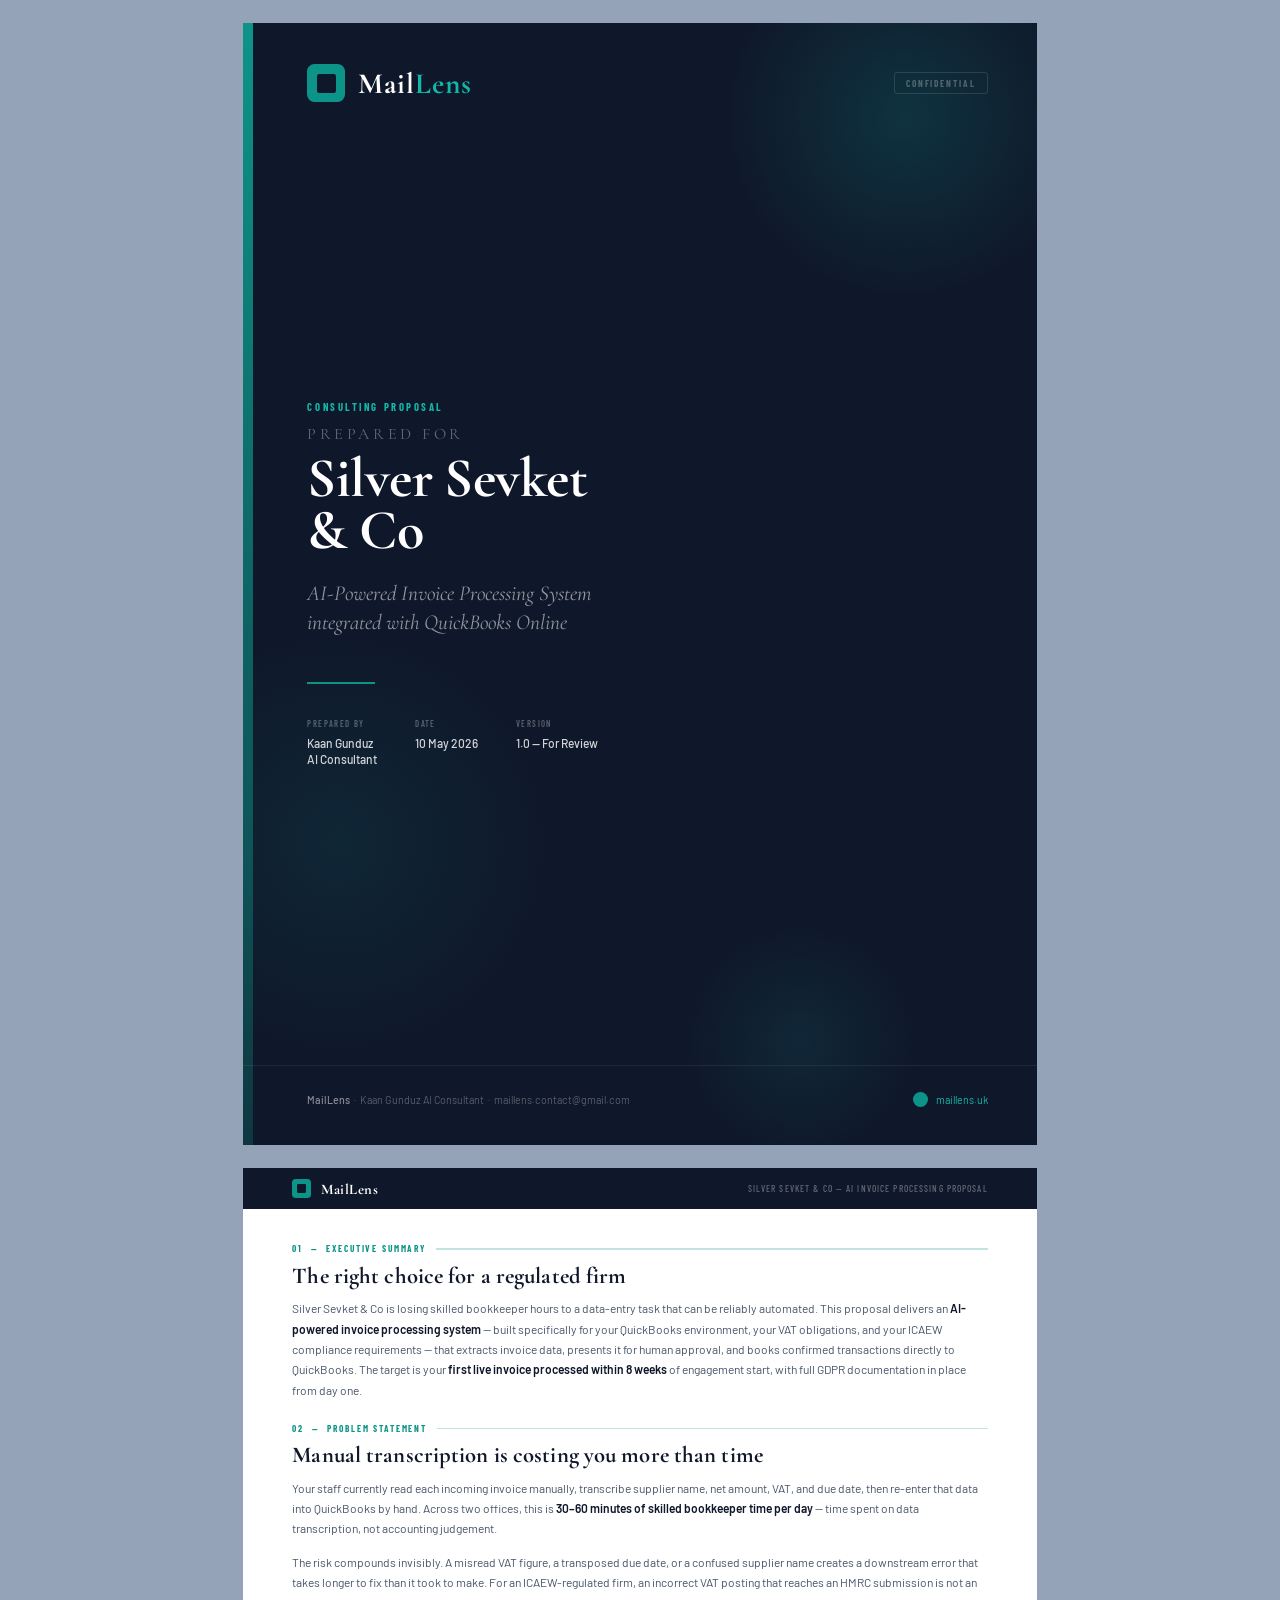
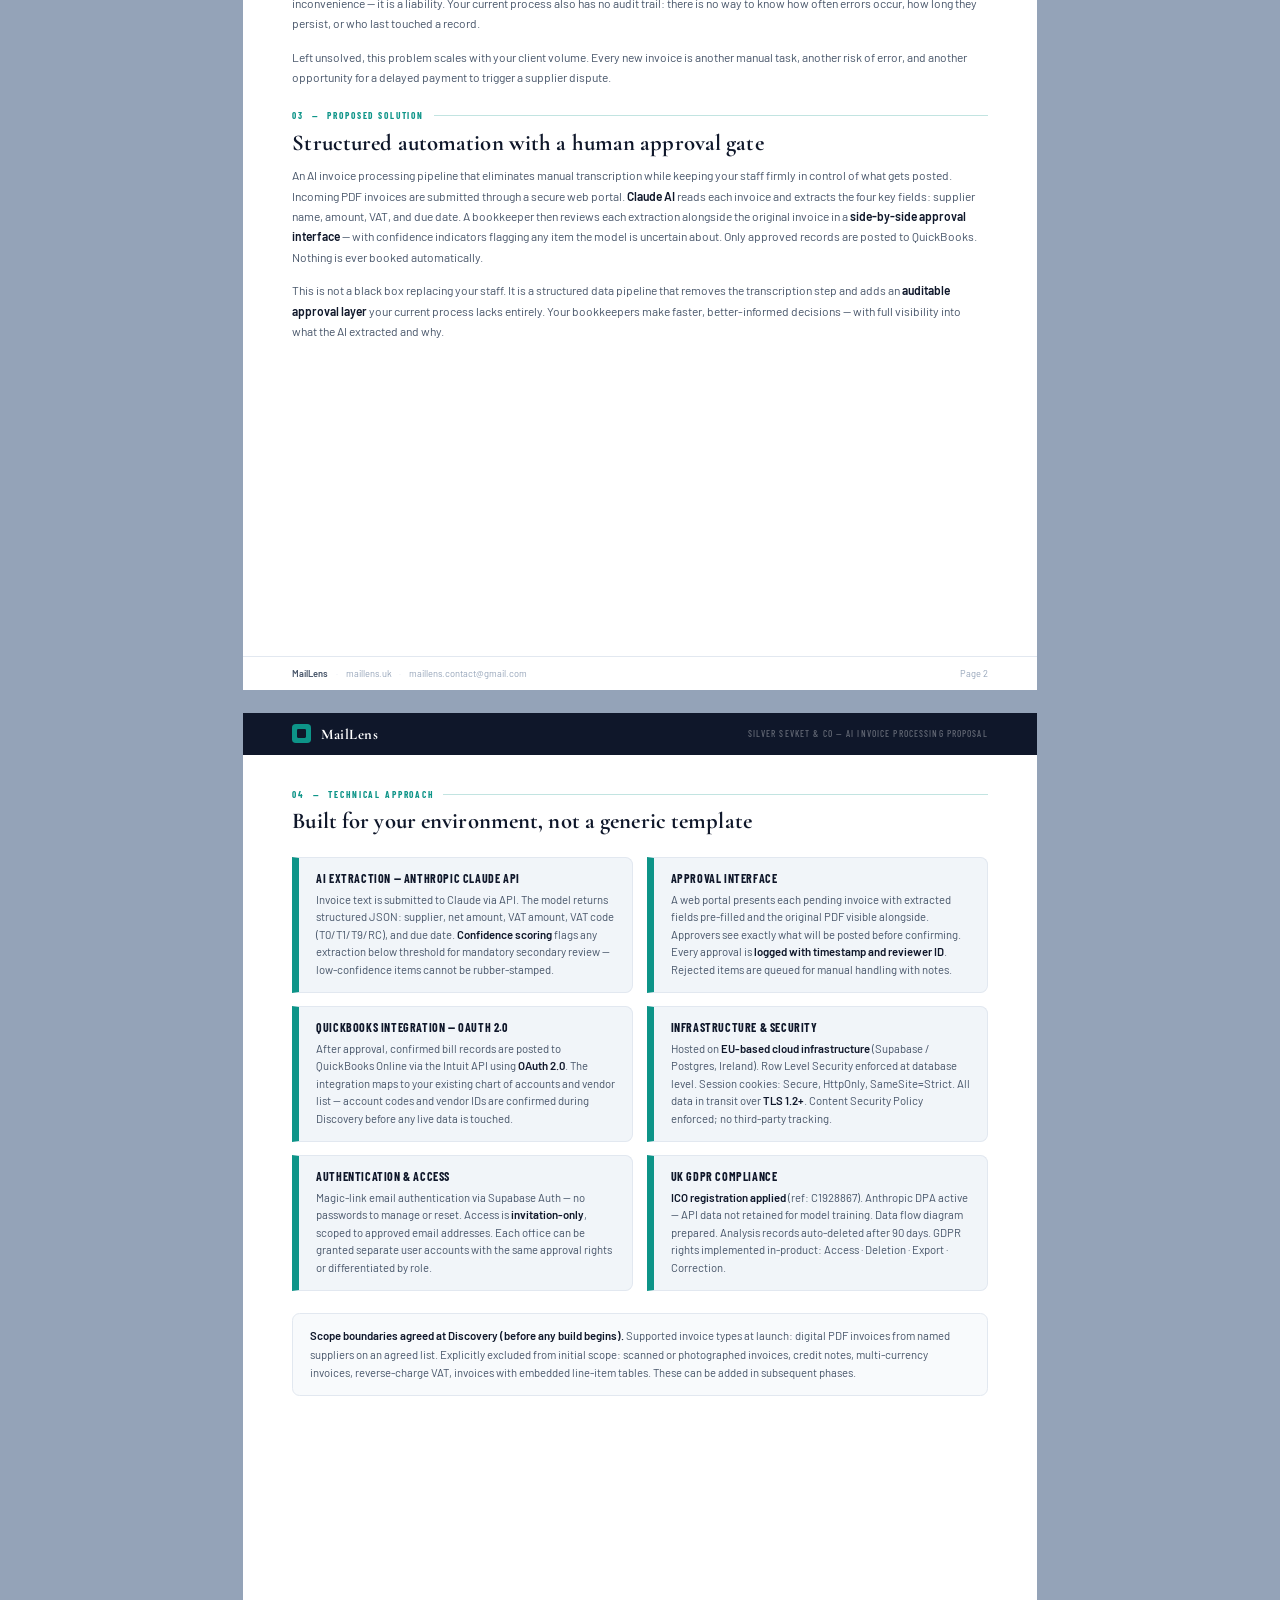
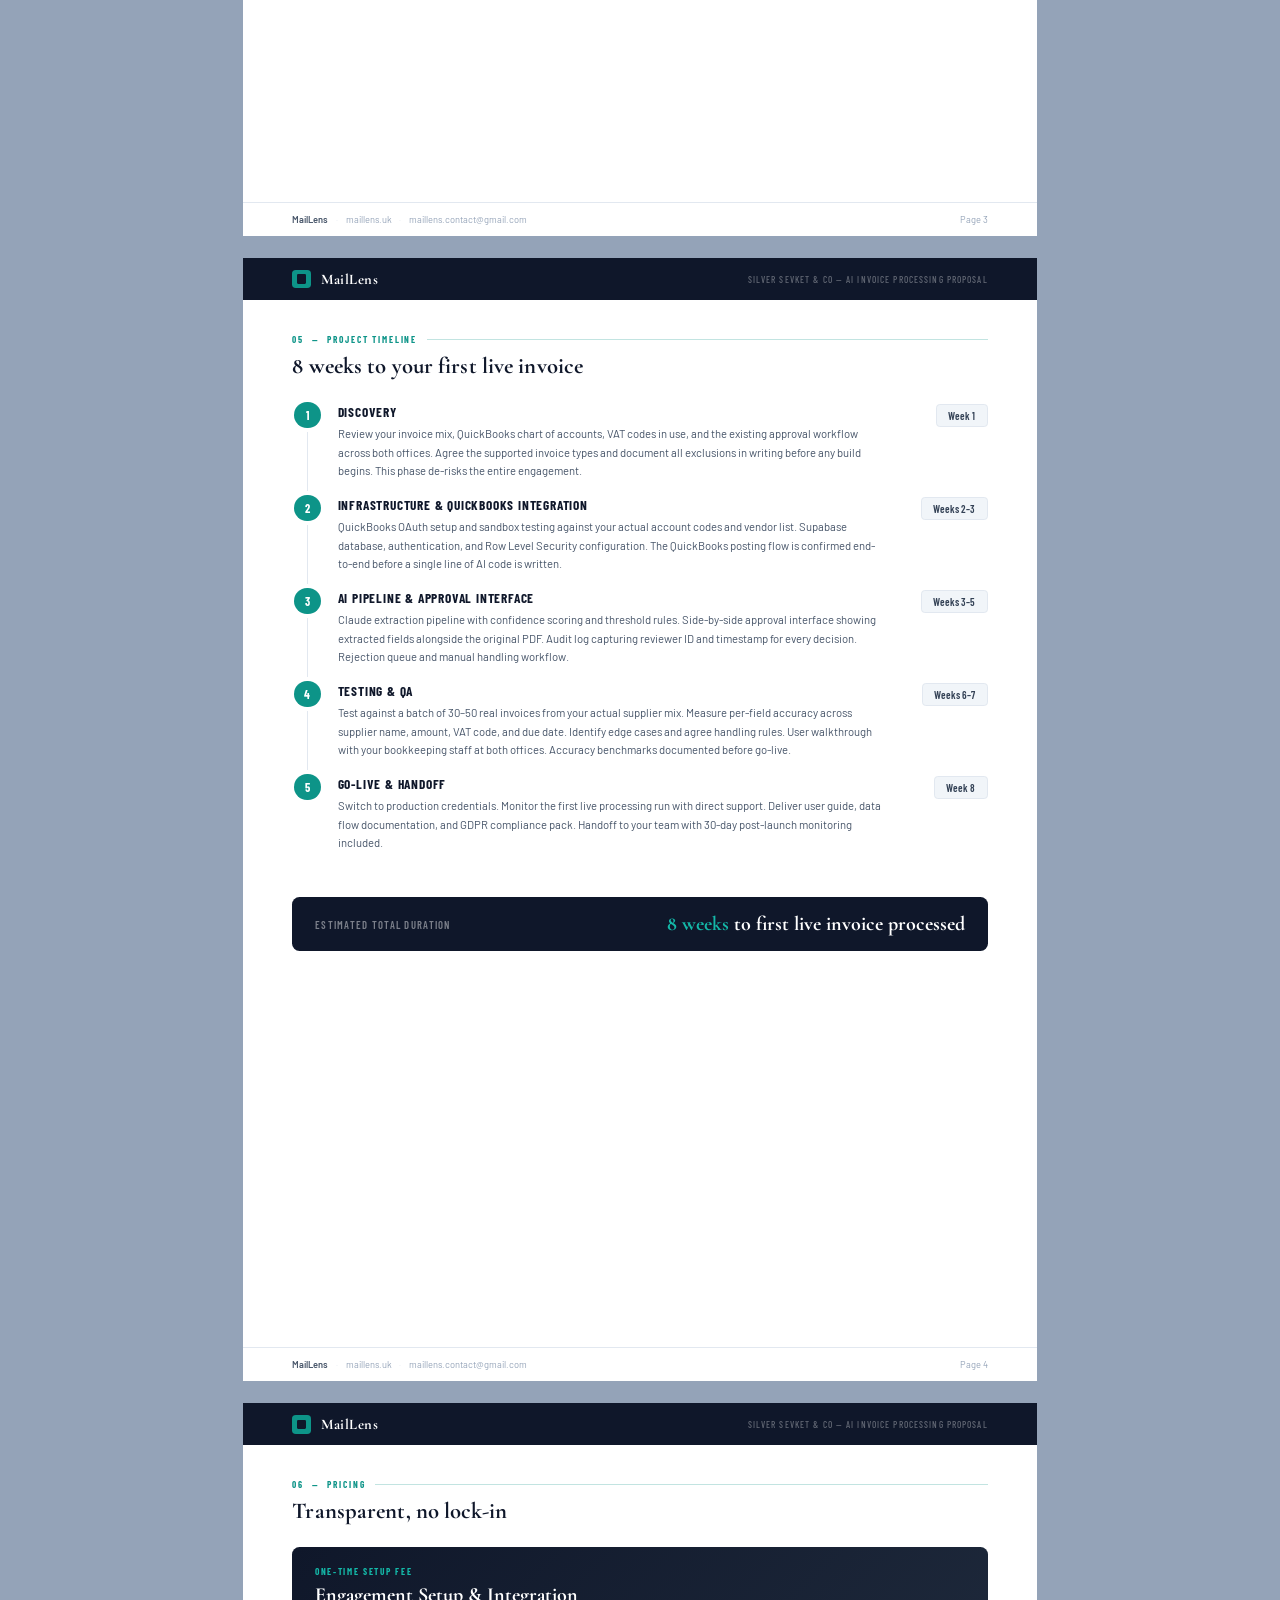
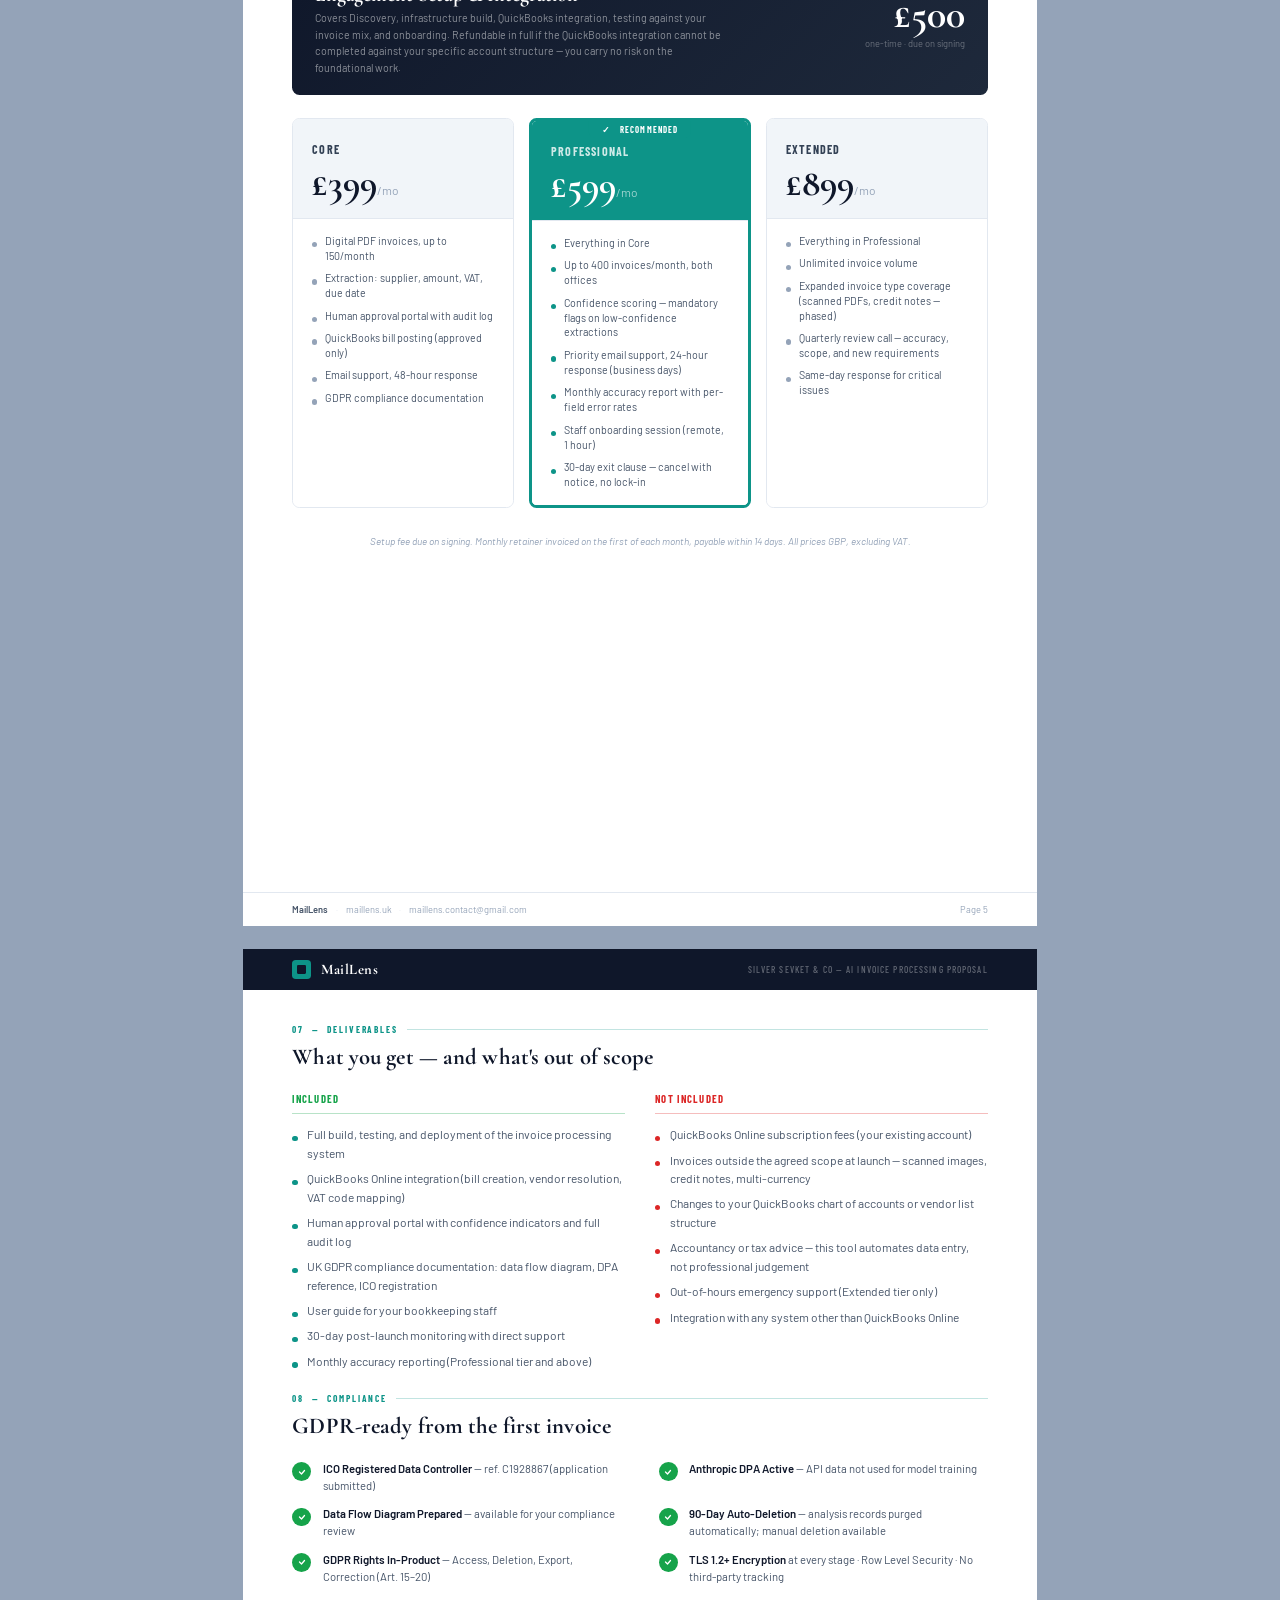
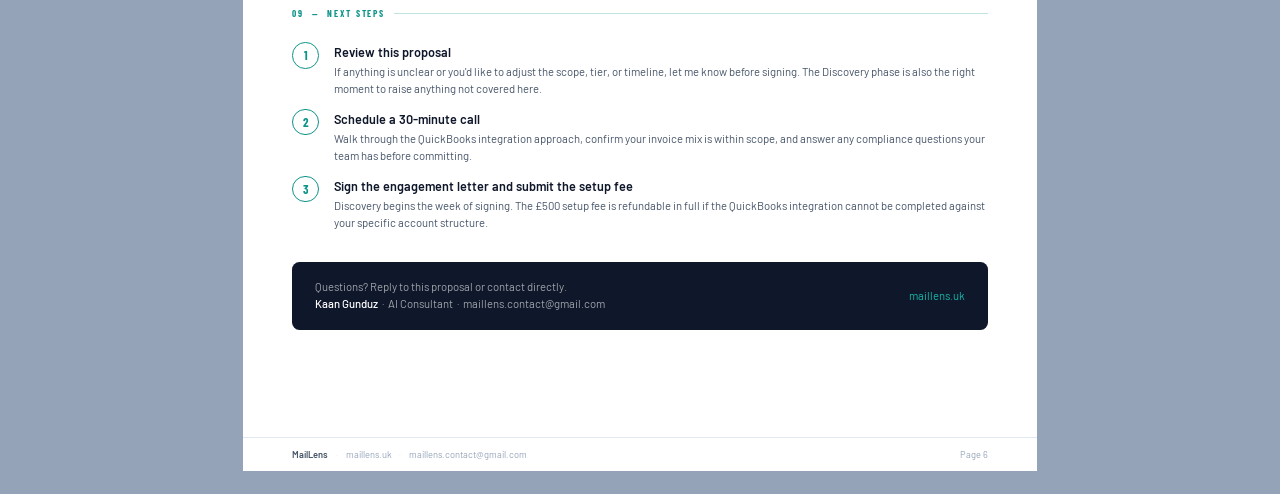
<file: proposal-silver-sevket.html>
<!DOCTYPE html>
<html lang="en">
<head>
<meta charset="UTF-8" />
<meta name="viewport" content="width=device-width, initial-scale=1.0" />
<title>Proposal — Silver Sevket &amp; Co | MailLens</title>
<link rel="preconnect" href="https://fonts.googleapis.com" />
<link href="https://fonts.googleapis.com/css2?family=Cormorant+Garamond:ital,wght@0,400;0,500;0,600;0,700;1,400;1,600&family=Barlow:wght@300;400;500;600&family=Barlow+Condensed:wght@400;500;600;700&display=swap" rel="stylesheet" />
<style>
@page { size: A4 portrait; margin: 0; }
*, *::before, *::after { box-sizing: border-box; margin: 0; padding: 0; }

:root {
  --navy:        #0F172A;
  --navy-mid:    #1E293B;
  --navy-light:  #334155;
  --teal:        #0D9488;
  --teal-light:  #14B8A8;
  --teal-pale:   #CCFBF1;
  --white:       #FFFFFF;
  --off-white:   #F8FAFC;
  --gray-100:    #F1F5F9;
  --gray-200:    #E2E8F0;
  --gray-400:    #94A3B8;
  --gray-600:    #475569;
  --green:       #16A34A;
  --red:         #DC2626;
  --page-w:      210mm;
  --page-h:      297mm;
}

html, body {
  background: #94A3B8;
  font-family: 'Barlow', 'Helvetica Neue', sans-serif;
  -webkit-print-color-adjust: exact;
  print-color-adjust: exact;
}

/* ── Page shell ── */
.page {
  width: var(--page-w);
  height: var(--page-h);
  overflow: hidden;
  position: relative;
  background: var(--white);
  margin: 6mm auto;
  display: flex;
  flex-direction: column;
  page-break-after: always;
}
@media print {
  html, body { background: none; }
  .page { margin: 0; }
}

/* ── Running header ── */
.run-header {
  height: 11mm;
  background: var(--navy);
  display: flex;
  align-items: center;
  justify-content: space-between;
  padding: 0 13mm;
  flex-shrink: 0;
}
.rh-left {
  display: flex;
  align-items: center;
  gap: 2.5mm;
}
.rh-mark {
  width: 5mm; height: 5mm;
  background: var(--teal);
  border-radius: 1mm;
  position: relative;
  flex-shrink: 0;
}
.rh-mark::after {
  content: '';
  position: absolute;
  inset: 1.3mm;
  background: var(--navy);
  border-radius: 0.3mm;
}
.rh-name {
  font-family: 'Cormorant Garamond', serif;
  font-size: 11pt;
  font-weight: 700;
  color: var(--white);
  letter-spacing: 0.03em;
}
.rh-right {
  font-family: 'Barlow Condensed', sans-serif;
  font-size: 7pt;
  font-weight: 500;
  color: rgba(255,255,255,0.35);
  letter-spacing: 0.12em;
  text-transform: uppercase;
}

/* ── Running footer ── */
.run-footer {
  height: 9mm;
  border-top: 0.3mm solid var(--gray-200);
  display: flex;
  align-items: center;
  justify-content: space-between;
  padding: 0 13mm;
  flex-shrink: 0;
}
.rf-l { font-size: 7pt; color: var(--gray-400); }
.rf-l b { color: var(--gray-600); font-weight: 600; }
.rf-sep { color: var(--gray-200); margin: 0 1.5mm; }
.rf-r { font-size: 7pt; color: var(--gray-400); }

/* ── Content area ── */
.content {
  flex: 1;
  padding: 9mm 13mm 7mm;
  overflow: hidden;
  display: flex;
  flex-direction: column;
  gap: 6mm;
}

/* ── Section ── */
.sec { display: flex; flex-direction: column; gap: 2.5mm; }
.sec-eyebrow {
  display: flex;
  align-items: center;
  gap: 2.5mm;
}
.sec-num {
  font-family: 'Barlow Condensed', sans-serif;
  font-size: 7pt;
  font-weight: 700;
  letter-spacing: 0.2em;
  text-transform: uppercase;
  color: var(--teal);
  white-space: nowrap;
}
.sec-rule {
  flex: 1;
  height: 0.3mm;
  background: var(--teal);
  opacity: 0.25;
}
.sec-title {
  font-family: 'Cormorant Garamond', serif;
  font-size: 17pt;
  font-weight: 700;
  color: var(--navy);
  line-height: 1.1;
  letter-spacing: 0.005em;
}
.sec-body {
  font-size: 9pt;
  color: var(--gray-600);
  line-height: 1.7;
}
.sec-body p + p { margin-top: 3.5mm; }
.sec-body strong { color: var(--navy); font-weight: 600; }

/* ── Bullet list ── */
.blist {
  list-style: none;
  display: flex;
  flex-direction: column;
  gap: 1.8mm;
}
.blist li {
  display: flex;
  gap: 2.5mm;
  font-size: 9pt;
  color: var(--gray-600);
  line-height: 1.55;
  align-items: flex-start;
}
.blist li::before {
  content: '';
  width: 1.4mm; height: 1.4mm;
  background: var(--teal);
  border-radius: 50%;
  flex-shrink: 0;
  margin-top: 2.8mm;
}
.blist li strong { color: var(--navy); font-weight: 600; }
.blist.excluded li::before { background: var(--red); }
.blist.excluded li { color: var(--gray-600); }

/* ── Tech card ── */
.tech-grid {
  display: grid;
  grid-template-columns: 1fr 1fr;
  gap: 3.5mm;
}
.tech-card {
  background: var(--gray-100);
  border: 0.3mm solid var(--gray-200);
  border-left: 2mm solid var(--teal);
  border-radius: 0 2mm 2mm 0;
  padding: 3.5mm 4.5mm;
}
.tc-title {
  font-family: 'Barlow Condensed', sans-serif;
  font-size: 9pt;
  font-weight: 700;
  color: var(--navy);
  letter-spacing: 0.05em;
  text-transform: uppercase;
  margin-bottom: 1.5mm;
}
.tc-body {
  font-size: 8.5pt;
  color: var(--gray-600);
  line-height: 1.55;
}
.tc-body strong { color: var(--navy); font-weight: 600; }

.scope-note {
  background: var(--off-white);
  border: 0.3mm solid var(--gray-200);
  border-radius: 2mm;
  padding: 3.5mm 4.5mm;
  font-size: 8.5pt;
  color: var(--gray-600);
  line-height: 1.6;
}
.scope-note b { color: var(--navy); font-weight: 600; }

/* ── Timeline ── */
.phase {
  display: grid;
  grid-template-columns: 8mm 1fr 24mm;
  gap: 4mm;
}
.ph-connector {
  display: flex;
  flex-direction: column;
  align-items: center;
}
.ph-circle {
  width: 7mm; height: 7mm;
  background: var(--teal);
  border-radius: 50%;
  display: flex;
  align-items: center;
  justify-content: center;
  font-family: 'Barlow Condensed', sans-serif;
  font-size: 9pt;
  font-weight: 700;
  color: var(--white);
  flex-shrink: 0;
}
.ph-line {
  flex: 1;
  width: 0.3mm;
  background: var(--gray-200);
  margin: 1mm 0;
}
.phase:last-child .ph-line { display: none; }
.ph-content { padding: 0.5mm 0 4mm; }
.ph-name {
  font-family: 'Barlow Condensed', sans-serif;
  font-size: 10pt;
  font-weight: 700;
  text-transform: uppercase;
  letter-spacing: 0.06em;
  color: var(--navy);
  margin-bottom: 1.5mm;
}
.ph-desc {
  font-size: 8.5pt;
  color: var(--gray-600);
  line-height: 1.6;
}
.ph-dur { padding-top: 0.5mm; text-align: right; }
.dur-pill {
  display: inline-block;
  background: var(--gray-100);
  border: 0.3mm solid var(--gray-200);
  border-radius: 1mm;
  padding: 1mm 3mm;
  font-family: 'Barlow Condensed', sans-serif;
  font-size: 8pt;
  font-weight: 600;
  color: var(--navy-light);
  white-space: nowrap;
}

.timeline-total {
  background: var(--navy);
  border-radius: 2mm;
  padding: 4mm 6mm;
  display: flex;
  align-items: center;
  justify-content: space-between;
  margin-top: 2mm;
}
.tt-label {
  font-family: 'Barlow Condensed', sans-serif;
  font-size: 8pt;
  font-weight: 600;
  letter-spacing: 0.12em;
  text-transform: uppercase;
  color: rgba(255,255,255,0.45);
}
.tt-val {
  font-family: 'Cormorant Garamond', serif;
  font-size: 15pt;
  font-weight: 700;
  color: var(--white);
}
.tt-val span { color: var(--teal-light); }

/* ── Pricing ── */
.setup-banner {
  background: linear-gradient(135deg, var(--navy) 0%, var(--navy-mid) 100%);
  border-radius: 2mm;
  padding: 5mm 6mm;
  display: flex;
  align-items: center;
  justify-content: space-between;
  gap: 6mm;
}
.sb-left {}
.sb-eyebrow {
  font-family: 'Barlow Condensed', sans-serif;
  font-size: 7pt;
  font-weight: 700;
  letter-spacing: 0.18em;
  text-transform: uppercase;
  color: var(--teal-light);
  margin-bottom: 1.5mm;
}
.sb-title {
  font-family: 'Cormorant Garamond', serif;
  font-size: 15pt;
  font-weight: 700;
  color: var(--white);
  margin-bottom: 1mm;
}
.sb-desc {
  font-size: 8pt;
  color: rgba(255,255,255,0.5);
  line-height: 1.55;
  max-width: 110mm;
}
.sb-price { text-align: right; flex-shrink: 0; }
.sb-amount {
  font-family: 'Cormorant Garamond', serif;
  font-size: 30pt;
  font-weight: 700;
  color: var(--white);
  line-height: 1;
}
.sb-note { font-size: 7pt; color: rgba(255,255,255,0.35); margin-top: 1mm; }

.tier-row {
  display: grid;
  grid-template-columns: 1fr 1fr 1fr;
  gap: 4mm;
}
.tier {
  border: 0.4mm solid var(--gray-200);
  border-radius: 2mm;
  overflow: hidden;
  display: flex;
  flex-direction: column;
  position: relative;
}
.tier.rec {
  border: 0.8mm solid var(--teal);
}
.rec-badge {
  position: absolute;
  top: 0; left: 50%;
  transform: translateX(-50%);
  background: var(--teal);
  color: var(--white);
  font-family: 'Barlow Condensed', sans-serif;
  font-size: 6.5pt;
  font-weight: 700;
  letter-spacing: 0.12em;
  text-transform: uppercase;
  padding: 0.8mm 3.5mm;
  border-radius: 0 0 1.5mm 1.5mm;
  white-space: nowrap;
}
.tier-head {
  background: var(--gray-100);
  padding: 6mm 5mm 4mm;
  border-bottom: 0.3mm solid var(--gray-200);
}
.tier.rec .tier-head { background: var(--teal); }
.t-name {
  font-family: 'Barlow Condensed', sans-serif;
  font-size: 9pt;
  font-weight: 700;
  text-transform: uppercase;
  letter-spacing: 0.1em;
  color: var(--navy-light);
  margin-bottom: 2.5mm;
}
.tier.rec .t-name { color: rgba(255,255,255,0.8); }
.t-price {
  font-family: 'Cormorant Garamond', serif;
  font-size: 28pt;
  font-weight: 700;
  color: var(--navy);
  line-height: 1;
}
.tier.rec .t-price { color: var(--white); }
.t-per {
  font-family: 'Barlow', sans-serif;
  font-size: 9pt;
  font-weight: 400;
  color: var(--gray-400);
}
.tier.rec .t-per { color: rgba(255,255,255,0.6); }
.tier-body {
  padding: 4mm 5mm;
  flex: 1;
  background: var(--white);
  display: flex;
  flex-direction: column;
  gap: 2mm;
}
.t-feat {
  display: flex;
  gap: 2mm;
  align-items: flex-start;
  font-size: 8pt;
  color: var(--gray-600);
  line-height: 1.4;
}
.tf-dot {
  width: 1.4mm; height: 1.4mm;
  border-radius: 50%;
  background: var(--gray-400);
  flex-shrink: 0;
  margin-top: 2.2mm;
}
.tier.rec .tf-dot { background: var(--teal); }

.pay-note {
  font-size: 7.5pt;
  color: var(--gray-400);
  text-align: center;
  font-style: italic;
  margin-top: 1mm;
}

/* ── Included / Excluded ── */
.two-col { display: grid; grid-template-columns: 1fr 1fr; gap: 8mm; }
.col-head {
  font-family: 'Barlow Condensed', sans-serif;
  font-size: 8pt;
  font-weight: 700;
  text-transform: uppercase;
  letter-spacing: 0.12em;
  padding-bottom: 2mm;
  margin-bottom: 3mm;
  border-bottom: 0.4mm solid;
}
.col-head.incl { color: var(--green); border-color: rgba(22,163,74,0.3); }
.col-head.excl { color: var(--red);   border-color: rgba(220,38,38,0.3); }

/* ── Compliance ── */
.check-grid {
  display: grid;
  grid-template-columns: 1fr 1fr;
  gap: 3mm 10mm;
}
.ci {
  display: flex;
  gap: 3mm;
  align-items: flex-start;
}
.ci-tick {
  width: 5mm; height: 5mm;
  background: var(--green);
  border-radius: 50%;
  display: flex;
  align-items: center;
  justify-content: center;
  flex-shrink: 0;
  margin-top: 0.3mm;
}
.ci-tick svg { display: block; }
.ci-text { font-size: 8.5pt; color: var(--gray-600); line-height: 1.5; }
.ci-text b { color: var(--navy); font-weight: 600; }

/* ── Next steps ── */
.steps { display: flex; flex-direction: column; gap: 3mm; }
.step { display: flex; gap: 4mm; align-items: flex-start; }
.step-num {
  width: 7mm; height: 7mm;
  border-radius: 50%;
  border: 0.5mm solid var(--teal);
  display: flex; align-items: center; justify-content: center;
  font-family: 'Barlow Condensed', sans-serif;
  font-size: 9.5pt;
  font-weight: 700;
  color: var(--teal);
  flex-shrink: 0;
}
.step-body { padding-top: 0.5mm; }
.step-title { font-size: 9.5pt; font-weight: 600; color: var(--navy); margin-bottom: 1mm; }
.step-desc { font-size: 8.5pt; color: var(--gray-600); line-height: 1.5; }

/* ── Signature ── */
.sig-row {
  display: grid;
  grid-template-columns: 1fr 1fr;
  gap: 14mm;
  margin-top: 3mm;
}
.sig-block { border-top: 0.4mm solid var(--gray-200); padding-top: 2mm; }
.sig-label { font-size: 7.5pt; color: var(--gray-400); margin-bottom: 5mm; }
.sig-name { font-size: 8.5pt; font-weight: 600; color: var(--gray-600); }

/* ── Closing bar ── */
.closing-bar {
  background: var(--navy);
  border-radius: 2mm;
  padding: 4.5mm 6mm;
  display: flex;
  align-items: center;
  justify-content: space-between;
  gap: 6mm;
  margin-top: 2mm;
}
.cb-text { font-size: 8.5pt; color: rgba(255,255,255,0.6); line-height: 1.5; }
.cb-text b { color: var(--white); font-weight: 500; }
.cb-link { font-size: 8.5pt; color: var(--teal-light); white-space: nowrap; }

/* ── Utility ── */
.sub-head {
  font-family: 'Cormorant Garamond', serif;
  font-size: 13pt;
  font-weight: 700;
  color: var(--navy);
  margin-bottom: 2.5mm;
}

/* ═════════════════════════════════════════
   PAGE 1 — COVER
═════════════════════════════════════════ */
.cover {
  background: var(--navy);
  flex-direction: column;
  page-break-after: always;
}
.cover-blob-a {
  position: absolute; top: -25mm; right: -15mm;
  width: 100mm; height: 100mm; border-radius: 50%;
  background: radial-gradient(circle, rgba(13,148,136,0.22) 0%, transparent 70%);
}
.cover-blob-b {
  position: absolute; bottom: 20mm; left: -35mm;
  width: 120mm; height: 120mm; border-radius: 50%;
  background: radial-gradient(circle, rgba(13,148,136,0.12) 0%, transparent 70%);
}
.cover-blob-c {
  position: absolute; bottom: -5mm; right: 30mm;
  width: 65mm; height: 65mm; border-radius: 50%;
  background: radial-gradient(circle, rgba(20,184,168,0.1) 0%, transparent 70%);
}
.cover-stripe {
  position: absolute; left: 0; top: 0; bottom: 0;
  width: 2.5mm;
  background: linear-gradient(180deg, var(--teal) 0%, rgba(13,148,136,0.25) 100%);
}

.cv-top {
  padding: 11mm 13mm 0 17mm;
  display: flex; align-items: center; justify-content: space-between;
  position: relative; z-index: 1;
}
.cv-brand { display: flex; align-items: center; gap: 3.5mm; }
.cv-mark {
  width: 10mm; height: 10mm;
  background: var(--teal);
  border-radius: 2mm;
  position: relative; flex-shrink: 0;
}
.cv-mark::after {
  content: '';
  position: absolute; inset: 2.5mm;
  background: var(--navy);
  border-radius: 0.6mm;
}
.cv-brand-name {
  font-family: 'Cormorant Garamond', serif;
  font-size: 22pt; font-weight: 700;
  color: var(--white); letter-spacing: 0.03em;
}
.cv-brand-name em { color: var(--teal-light); font-style: normal; }
.cv-conf {
  font-family: 'Barlow Condensed', sans-serif;
  font-size: 7pt; font-weight: 700;
  letter-spacing: 0.2em; text-transform: uppercase;
  color: rgba(255,255,255,0.28);
  border: 0.3mm solid rgba(255,255,255,0.12);
  padding: 1.2mm 3mm; border-radius: 0.8mm;
}

.cv-body {
  flex: 1;
  display: flex; flex-direction: column; justify-content: center;
  padding: 0 13mm 0 17mm;
  position: relative; z-index: 1;
}
.cv-kicker {
  font-family: 'Barlow Condensed', sans-serif;
  font-size: 8pt; font-weight: 700;
  letter-spacing: 0.24em; text-transform: uppercase;
  color: var(--teal-light);
  margin-bottom: 3mm;
}
.cv-for {
  font-family: 'Cormorant Garamond', serif;
  font-size: 12pt; font-weight: 400;
  color: rgba(255,255,255,0.35);
  letter-spacing: 0.22em; text-transform: uppercase;
  margin-bottom: 2.5mm;
}
.cv-client {
  font-family: 'Cormorant Garamond', serif;
  font-size: 42pt; font-weight: 700;
  color: var(--white);
  line-height: 0.92; letter-spacing: -0.01em;
  margin-bottom: 6mm;
}
.cv-subtitle {
  font-family: 'Cormorant Garamond', serif;
  font-size: 16pt; font-weight: 400; font-style: italic;
  color: rgba(255,255,255,0.55);
  line-height: 1.35; max-width: 145mm;
  margin-bottom: 12mm;
}
.cv-rule {
  width: 18mm; height: 0.6mm;
  background: var(--teal); margin-bottom: 9mm;
}
.cv-meta {
  display: grid;
  grid-template-columns: auto auto auto;
  gap: 10mm;
  width: fit-content;
}
.cv-mi {}
.cvm-label {
  font-family: 'Barlow Condensed', sans-serif;
  font-size: 6.5pt; font-weight: 600;
  letter-spacing: 0.16em; text-transform: uppercase;
  color: rgba(255,255,255,0.3);
  margin-bottom: 1.5mm;
}
.cvm-val {
  font-size: 9pt; font-weight: 500;
  color: rgba(255,255,255,0.82);
  line-height: 1.35;
}

.cv-foot {
  padding: 7mm 13mm 10mm 17mm;
  border-top: 0.3mm solid rgba(255,255,255,0.07);
  display: flex; align-items: center; justify-content: space-between;
  position: relative; z-index: 1;
}
.cvf-l { font-size: 8pt; color: rgba(255,255,255,0.3); }
.cvf-l b { color: rgba(255,255,255,0.5); font-weight: 500; }
.cvf-r { display: flex; align-items: center; gap: 2mm; }
.cvf-dot { width: 4mm; height: 4mm; background: var(--teal); border-radius: 50%; }
.cvf-url { font-size: 8pt; color: var(--teal-light); }
</style>
</head>
<body>

<!-- ═══════════════════════════════════
     PAGE 1 — COVER
════════════════════════════════════ -->
<div class="page cover">
  <div class="cover-blob-a"></div>
  <div class="cover-blob-b"></div>
  <div class="cover-blob-c"></div>
  <div class="cover-stripe"></div>

  <div class="cv-top">
    <div class="cv-brand">
      <div class="cv-mark"></div>
      <span class="cv-brand-name">Mail<em>Lens</em></span>
    </div>
    <div class="cv-conf">Confidential</div>
  </div>

  <div class="cv-body">
    <div class="cv-kicker">Consulting Proposal</div>
    <div class="cv-for">Prepared for</div>
    <div class="cv-client">Silver Sevket<br>&amp; Co</div>
    <div class="cv-subtitle">AI-Powered Invoice Processing System<br>integrated with QuickBooks Online</div>
    <div class="cv-rule"></div>
    <div class="cv-meta">
      <div class="cv-mi">
        <div class="cvm-label">Prepared by</div>
        <div class="cvm-val">Kaan Gunduz<br>AI Consultant</div>
      </div>
      <div class="cv-mi">
        <div class="cvm-label">Date</div>
        <div class="cvm-val">10 May 2026</div>
      </div>
      <div class="cv-mi">
        <div class="cvm-label">Version</div>
        <div class="cvm-val">1.0 — For Review</div>
      </div>
    </div>
  </div>

  <div class="cv-foot">
    <div class="cvf-l"><b>MailLens</b> &nbsp;·&nbsp; Kaan Gunduz AI Consultant &nbsp;·&nbsp; maillens.contact@gmail.com</div>
    <div class="cvf-r">
      <div class="cvf-dot"></div>
      <span class="cvf-url">maillens.uk</span>
    </div>
  </div>
</div>


<!-- ═══════════════════════════════════
     PAGE 2 — EXEC SUMMARY + PROBLEM + SOLUTION
════════════════════════════════════ -->
<div class="page">
  <div class="run-header">
    <div class="rh-left">
      <div class="rh-mark"></div>
      <span class="rh-name">MailLens</span>
    </div>
    <span class="rh-right">Silver Sevket &amp; Co — AI Invoice Processing Proposal</span>
  </div>

  <div class="content">

    <div class="sec">
      <div class="sec-eyebrow">
        <span class="sec-num">01 &nbsp;—&nbsp; Executive Summary</span>
        <div class="sec-rule"></div>
      </div>
      <div class="sec-title">The right choice for a regulated firm</div>
      <div class="sec-body">
        <p>Silver Sevket &amp; Co is losing skilled bookkeeper hours to a data-entry task that can be reliably automated. This proposal delivers an <strong>AI-powered invoice processing system</strong> — built specifically for your QuickBooks environment, your VAT obligations, and your ICAEW compliance requirements — that extracts invoice data, presents it for human approval, and books confirmed transactions directly to QuickBooks. The target is your <strong>first live invoice processed within 8 weeks</strong> of engagement start, with full GDPR documentation in place from day one.</p>
      </div>
    </div>

    <div class="sec">
      <div class="sec-eyebrow">
        <span class="sec-num">02 &nbsp;—&nbsp; Problem Statement</span>
        <div class="sec-rule"></div>
      </div>
      <div class="sec-title">Manual transcription is costing you more than time</div>
      <div class="sec-body">
        <p>Your staff currently read each incoming invoice manually, transcribe supplier name, net amount, VAT, and due date, then re-enter that data into QuickBooks by hand. Across two offices, this is <strong>30–60 minutes of skilled bookkeeper time per day</strong> — time spent on data transcription, not accounting judgement.</p>
        <p>The risk compounds invisibly. A misread VAT figure, a transposed due date, or a confused supplier name creates a downstream error that takes longer to fix than it took to make. For an ICAEW-regulated firm, an incorrect VAT posting that reaches an HMRC submission is not an inconvenience — it is a liability. Your current process also has no audit trail: there is no way to know how often errors occur, how long they persist, or who last touched a record.</p>
        <p>Left unsolved, this problem scales with your client volume. Every new invoice is another manual task, another risk of error, and another opportunity for a delayed payment to trigger a supplier dispute.</p>
      </div>
    </div>

    <div class="sec">
      <div class="sec-eyebrow">
        <span class="sec-num">03 &nbsp;—&nbsp; Proposed Solution</span>
        <div class="sec-rule"></div>
      </div>
      <div class="sec-title">Structured automation with a human approval gate</div>
      <div class="sec-body">
        <p>An AI invoice processing pipeline that eliminates manual transcription while keeping your staff firmly in control of what gets posted. Incoming PDF invoices are submitted through a secure web portal. <strong>Claude AI</strong> reads each invoice and extracts the four key fields: supplier name, amount, VAT, and due date. A bookkeeper then reviews each extraction alongside the original invoice in a <strong>side-by-side approval interface</strong> — with confidence indicators flagging any item the model is uncertain about. Only approved records are posted to QuickBooks. Nothing is ever booked automatically.</p>
        <p>This is not a black box replacing your staff. It is a structured data pipeline that removes the transcription step and adds an <strong>auditable approval layer</strong> your current process lacks entirely. Your bookkeepers make faster, better-informed decisions — with full visibility into what the AI extracted and why.</p>
      </div>
    </div>

  </div>

  <div class="run-footer">
    <div class="rf-l"><b>MailLens</b> <span class="rf-sep">·</span> maillens.uk <span class="rf-sep">·</span> maillens.contact@gmail.com</div>
    <div class="rf-r">Page 2</div>
  </div>
</div>


<!-- ═══════════════════════════════════
     PAGE 3 — TECHNICAL APPROACH
════════════════════════════════════ -->
<div class="page">
  <div class="run-header">
    <div class="rh-left">
      <div class="rh-mark"></div>
      <span class="rh-name">MailLens</span>
    </div>
    <span class="rh-right">Silver Sevket &amp; Co — AI Invoice Processing Proposal</span>
  </div>

  <div class="content">

    <div class="sec">
      <div class="sec-eyebrow">
        <span class="sec-num">04 &nbsp;—&nbsp; Technical Approach</span>
        <div class="sec-rule"></div>
      </div>
      <div class="sec-title">Built for your environment, not a generic template</div>
    </div>

    <div class="tech-grid">
      <div class="tech-card">
        <div class="tc-title">AI Extraction — Anthropic Claude API</div>
        <div class="tc-body">Invoice text is submitted to Claude via API. The model returns structured JSON: supplier, net amount, VAT amount, VAT code (T0/T1/T9/RC), and due date. <strong>Confidence scoring</strong> flags any extraction below threshold for mandatory secondary review — low-confidence items cannot be rubber-stamped.</div>
      </div>
      <div class="tech-card">
        <div class="tc-title">Approval Interface</div>
        <div class="tc-body">A web portal presents each pending invoice with extracted fields pre-filled and the original PDF visible alongside. Approvers see exactly what will be posted before confirming. Every approval is <strong>logged with timestamp and reviewer ID</strong>. Rejected items are queued for manual handling with notes.</div>
      </div>
      <div class="tech-card">
        <div class="tc-title">QuickBooks Integration — OAuth 2.0</div>
        <div class="tc-body">After approval, confirmed bill records are posted to QuickBooks Online via the Intuit API using <strong>OAuth 2.0</strong>. The integration maps to your existing chart of accounts and vendor list — account codes and vendor IDs are confirmed during Discovery before any live data is touched.</div>
      </div>
      <div class="tech-card">
        <div class="tc-title">Infrastructure &amp; Security</div>
        <div class="tc-body">Hosted on <strong>EU-based cloud infrastructure</strong> (Supabase / Postgres, Ireland). Row Level Security enforced at database level. Session cookies: Secure, HttpOnly, SameSite=Strict. All data in transit over <strong>TLS 1.2+</strong>. Content Security Policy enforced; no third-party tracking.</div>
      </div>
      <div class="tech-card">
        <div class="tc-title">Authentication &amp; Access</div>
        <div class="tc-body">Magic-link email authentication via Supabase Auth — no passwords to manage or reset. Access is <strong>invitation-only</strong>, scoped to approved email addresses. Each office can be granted separate user accounts with the same approval rights or differentiated by role.</div>
      </div>
      <div class="tech-card">
        <div class="tc-title">UK GDPR Compliance</div>
        <div class="tc-body"><strong>ICO registration applied</strong> (ref: C1928867). Anthropic DPA active — API data not retained for model training. Data flow diagram prepared. Analysis records auto-deleted after 90 days. GDPR rights implemented in-product: Access · Deletion · Export · Correction.</div>
      </div>
    </div>

    <div class="scope-note">
      <b>Scope boundaries agreed at Discovery (before any build begins).</b> Supported invoice types at launch: digital PDF invoices from named suppliers on an agreed list. Explicitly excluded from initial scope: scanned or photographed invoices, credit notes, multi-currency invoices, reverse-charge VAT, invoices with embedded line-item tables. These can be added in subsequent phases.
    </div>

  </div>

  <div class="run-footer">
    <div class="rf-l"><b>MailLens</b> <span class="rf-sep">·</span> maillens.uk <span class="rf-sep">·</span> maillens.contact@gmail.com</div>
    <div class="rf-r">Page 3</div>
  </div>
</div>


<!-- ═══════════════════════════════════
     PAGE 4 — TIMELINE
════════════════════════════════════ -->
<div class="page">
  <div class="run-header">
    <div class="rh-left">
      <div class="rh-mark"></div>
      <span class="rh-name">MailLens</span>
    </div>
    <span class="rh-right">Silver Sevket &amp; Co — AI Invoice Processing Proposal</span>
  </div>

  <div class="content">

    <div class="sec">
      <div class="sec-eyebrow">
        <span class="sec-num">05 &nbsp;—&nbsp; Project Timeline</span>
        <div class="sec-rule"></div>
      </div>
      <div class="sec-title">8 weeks to your first live invoice</div>
    </div>

    <div style="display:flex;flex-direction:column;gap:0;">

      <div class="phase">
        <div class="ph-connector">
          <div class="ph-circle">1</div>
          <div class="ph-line"></div>
        </div>
        <div class="ph-content">
          <div class="ph-name">Discovery</div>
          <div class="ph-desc">Review your invoice mix, QuickBooks chart of accounts, VAT codes in use, and the existing approval workflow across both offices. Agree the supported invoice types and document all exclusions in writing before any build begins. This phase de-risks the entire engagement.</div>
        </div>
        <div class="ph-dur"><div class="dur-pill">Week 1</div></div>
      </div>

      <div class="phase">
        <div class="ph-connector">
          <div class="ph-circle">2</div>
          <div class="ph-line"></div>
        </div>
        <div class="ph-content">
          <div class="ph-name">Infrastructure &amp; QuickBooks Integration</div>
          <div class="ph-desc">QuickBooks OAuth setup and sandbox testing against your actual account codes and vendor list. Supabase database, authentication, and Row Level Security configuration. The QuickBooks posting flow is confirmed end-to-end before a single line of AI code is written.</div>
        </div>
        <div class="ph-dur"><div class="dur-pill">Weeks 2–3</div></div>
      </div>

      <div class="phase">
        <div class="ph-connector">
          <div class="ph-circle">3</div>
          <div class="ph-line"></div>
        </div>
        <div class="ph-content">
          <div class="ph-name">AI Pipeline &amp; Approval Interface</div>
          <div class="ph-desc">Claude extraction pipeline with confidence scoring and threshold rules. Side-by-side approval interface showing extracted fields alongside the original PDF. Audit log capturing reviewer ID and timestamp for every decision. Rejection queue and manual handling workflow.</div>
        </div>
        <div class="ph-dur"><div class="dur-pill">Weeks 3–5</div></div>
      </div>

      <div class="phase">
        <div class="ph-connector">
          <div class="ph-circle">4</div>
          <div class="ph-line"></div>
        </div>
        <div class="ph-content">
          <div class="ph-name">Testing &amp; QA</div>
          <div class="ph-desc">Test against a batch of 30–50 real invoices from your actual supplier mix. Measure per-field accuracy across supplier name, amount, VAT code, and due date. Identify edge cases and agree handling rules. User walkthrough with your bookkeeping staff at both offices. Accuracy benchmarks documented before go-live.</div>
        </div>
        <div class="ph-dur"><div class="dur-pill">Weeks 6–7</div></div>
      </div>

      <div class="phase">
        <div class="ph-connector">
          <div class="ph-circle">5</div>
          <div class="ph-line"></div>
        </div>
        <div class="ph-content">
          <div class="ph-name">Go-Live &amp; Handoff</div>
          <div class="ph-desc">Switch to production credentials. Monitor the first live processing run with direct support. Deliver user guide, data flow documentation, and GDPR compliance pack. Handoff to your team with 30-day post-launch monitoring included.</div>
        </div>
        <div class="ph-dur"><div class="dur-pill">Week 8</div></div>
      </div>

    </div>

    <div class="timeline-total">
      <span class="tt-label">Estimated Total Duration</span>
      <span class="tt-val"><span>8 weeks</span> to first live invoice processed</span>
    </div>

  </div>

  <div class="run-footer">
    <div class="rf-l"><b>MailLens</b> <span class="rf-sep">·</span> maillens.uk <span class="rf-sep">·</span> maillens.contact@gmail.com</div>
    <div class="rf-r">Page 4</div>
  </div>
</div>


<!-- ═══════════════════════════════════
     PAGE 5 — PRICING
════════════════════════════════════ -->
<div class="page">
  <div class="run-header">
    <div class="rh-left">
      <div class="rh-mark"></div>
      <span class="rh-name">MailLens</span>
    </div>
    <span class="rh-right">Silver Sevket &amp; Co — AI Invoice Processing Proposal</span>
  </div>

  <div class="content">

    <div class="sec">
      <div class="sec-eyebrow">
        <span class="sec-num">06 &nbsp;—&nbsp; Pricing</span>
        <div class="sec-rule"></div>
      </div>
      <div class="sec-title">Transparent, no lock-in</div>
    </div>

    <div class="setup-banner">
      <div class="sb-left">
        <div class="sb-eyebrow">One-Time Setup Fee</div>
        <div class="sb-title">Engagement Setup &amp; Integration</div>
        <div class="sb-desc">Covers Discovery, infrastructure build, QuickBooks integration, testing against your invoice mix, and onboarding. Refundable in full if the QuickBooks integration cannot be completed against your specific account structure — you carry no risk on the foundational work.</div>
      </div>
      <div class="sb-price">
        <div class="sb-amount">£500</div>
        <div class="sb-note">one-time · due on signing</div>
      </div>
    </div>

    <div class="tier-row">

      <div class="tier">
        <div class="tier-head">
          <div class="t-name">Core</div>
          <div class="t-price">£399<span class="t-per">/mo</span></div>
        </div>
        <div class="tier-body">
          <div class="t-feat"><div class="tf-dot"></div><div>Digital PDF invoices, up to 150/month</div></div>
          <div class="t-feat"><div class="tf-dot"></div><div>Extraction: supplier, amount, VAT, due date</div></div>
          <div class="t-feat"><div class="tf-dot"></div><div>Human approval portal with audit log</div></div>
          <div class="t-feat"><div class="tf-dot"></div><div>QuickBooks bill posting (approved only)</div></div>
          <div class="t-feat"><div class="tf-dot"></div><div>Email support, 48-hour response</div></div>
          <div class="t-feat"><div class="tf-dot"></div><div>GDPR compliance documentation</div></div>
        </div>
      </div>

      <div class="tier rec">
        <div class="rec-badge">✓ &nbsp; Recommended</div>
        <div class="tier-head">
          <div class="t-name">Professional</div>
          <div class="t-price">£599<span class="t-per">/mo</span></div>
        </div>
        <div class="tier-body">
          <div class="t-feat"><div class="tf-dot"></div><div>Everything in Core</div></div>
          <div class="t-feat"><div class="tf-dot"></div><div>Up to 400 invoices/month, both offices</div></div>
          <div class="t-feat"><div class="tf-dot"></div><div>Confidence scoring — mandatory flags on low-confidence extractions</div></div>
          <div class="t-feat"><div class="tf-dot"></div><div>Priority email support, 24-hour response (business days)</div></div>
          <div class="t-feat"><div class="tf-dot"></div><div>Monthly accuracy report with per-field error rates</div></div>
          <div class="t-feat"><div class="tf-dot"></div><div>Staff onboarding session (remote, 1 hour)</div></div>
          <div class="t-feat"><div class="tf-dot"></div><div>30-day exit clause — cancel with notice, no lock-in</div></div>
        </div>
      </div>

      <div class="tier">
        <div class="tier-head">
          <div class="t-name">Extended</div>
          <div class="t-price">£899<span class="t-per">/mo</span></div>
        </div>
        <div class="tier-body">
          <div class="t-feat"><div class="tf-dot"></div><div>Everything in Professional</div></div>
          <div class="t-feat"><div class="tf-dot"></div><div>Unlimited invoice volume</div></div>
          <div class="t-feat"><div class="tf-dot"></div><div>Expanded invoice type coverage (scanned PDFs, credit notes — phased)</div></div>
          <div class="t-feat"><div class="tf-dot"></div><div>Quarterly review call — accuracy, scope, and new requirements</div></div>
          <div class="t-feat"><div class="tf-dot"></div><div>Same-day response for critical issues</div></div>
        </div>
      </div>

    </div>

    <p class="pay-note">Setup fee due on signing. Monthly retainer invoiced on the first of each month, payable within 14 days. All prices GBP, excluding VAT.</p>

  </div>

  <div class="run-footer">
    <div class="rf-l"><b>MailLens</b> <span class="rf-sep">·</span> maillens.uk <span class="rf-sep">·</span> maillens.contact@gmail.com</div>
    <div class="rf-r">Page 5</div>
  </div>
</div>


<!-- ═══════════════════════════════════
     PAGE 6 — DELIVERABLES, COMPLIANCE, NEXT STEPS
════════════════════════════════════ -->
<div class="page">
  <div class="run-header">
    <div class="rh-left">
      <div class="rh-mark"></div>
      <span class="rh-name">MailLens</span>
    </div>
    <span class="rh-right">Silver Sevket &amp; Co — AI Invoice Processing Proposal</span>
  </div>

  <div class="content">

    <div class="sec">
      <div class="sec-eyebrow">
        <span class="sec-num">07 &nbsp;—&nbsp; Deliverables</span>
        <div class="sec-rule"></div>
      </div>
      <div class="sec-title">What you get — and what's out of scope</div>
    </div>

    <div class="two-col">
      <div>
        <div class="col-head incl">Included</div>
        <ul class="blist">
          <li>Full build, testing, and deployment of the invoice processing system</li>
          <li>QuickBooks Online integration (bill creation, vendor resolution, VAT code mapping)</li>
          <li>Human approval portal with confidence indicators and full audit log</li>
          <li>UK GDPR compliance documentation: data flow diagram, DPA reference, ICO registration</li>
          <li>User guide for your bookkeeping staff</li>
          <li>30-day post-launch monitoring with direct support</li>
          <li>Monthly accuracy reporting (Professional tier and above)</li>
        </ul>
      </div>
      <div>
        <div class="col-head excl">Not Included</div>
        <ul class="blist excluded">
          <li>QuickBooks Online subscription fees (your existing account)</li>
          <li>Invoices outside the agreed scope at launch — scanned images, credit notes, multi-currency</li>
          <li>Changes to your QuickBooks chart of accounts or vendor list structure</li>
          <li>Accountancy or tax advice — this tool automates data entry, not professional judgement</li>
          <li>Out-of-hours emergency support (Extended tier only)</li>
          <li>Integration with any system other than QuickBooks Online</li>
        </ul>
      </div>
    </div>

    <div class="sec">
      <div class="sec-eyebrow">
        <span class="sec-num">08 &nbsp;—&nbsp; Compliance</span>
        <div class="sec-rule"></div>
      </div>
      <div class="sec-title">GDPR-ready from the first invoice</div>
    </div>

    <div class="check-grid">
      <div class="ci">
        <div class="ci-tick"><svg width="8" height="8" viewBox="0 0 8 8" fill="none"><path d="M1.5 4l2 2 3-3.5" stroke="white" stroke-width="1.3" stroke-linecap="round" stroke-linejoin="round"/></svg></div>
        <div class="ci-text"><b>ICO Registered Data Controller</b> — ref. C1928867 (application submitted)</div>
      </div>
      <div class="ci">
        <div class="ci-tick"><svg width="8" height="8" viewBox="0 0 8 8" fill="none"><path d="M1.5 4l2 2 3-3.5" stroke="white" stroke-width="1.3" stroke-linecap="round" stroke-linejoin="round"/></svg></div>
        <div class="ci-text"><b>Anthropic DPA Active</b> — API data not used for model training</div>
      </div>
      <div class="ci">
        <div class="ci-tick"><svg width="8" height="8" viewBox="0 0 8 8" fill="none"><path d="M1.5 4l2 2 3-3.5" stroke="white" stroke-width="1.3" stroke-linecap="round" stroke-linejoin="round"/></svg></div>
        <div class="ci-text"><b>Data Flow Diagram Prepared</b> — available for your compliance review</div>
      </div>
      <div class="ci">
        <div class="ci-tick"><svg width="8" height="8" viewBox="0 0 8 8" fill="none"><path d="M1.5 4l2 2 3-3.5" stroke="white" stroke-width="1.3" stroke-linecap="round" stroke-linejoin="round"/></svg></div>
        <div class="ci-text"><b>90-Day Auto-Deletion</b> — analysis records purged automatically; manual deletion available</div>
      </div>
      <div class="ci">
        <div class="ci-tick"><svg width="8" height="8" viewBox="0 0 8 8" fill="none"><path d="M1.5 4l2 2 3-3.5" stroke="white" stroke-width="1.3" stroke-linecap="round" stroke-linejoin="round"/></svg></div>
        <div class="ci-text"><b>GDPR Rights In-Product</b> — Access, Deletion, Export, Correction (Art. 15–20)</div>
      </div>
      <div class="ci">
        <div class="ci-tick"><svg width="8" height="8" viewBox="0 0 8 8" fill="none"><path d="M1.5 4l2 2 3-3.5" stroke="white" stroke-width="1.3" stroke-linecap="round" stroke-linejoin="round"/></svg></div>
        <div class="ci-text"><b>TLS 1.2+ Encryption</b> at every stage · Row Level Security · No third-party tracking</div>
      </div>
    </div>

    <div class="sec">
      <div class="sec-eyebrow">
        <span class="sec-num">09 &nbsp;—&nbsp; Next Steps</span>
        <div class="sec-rule"></div>
      </div>
    </div>

    <div class="steps">
      <div class="step">
        <div class="step-num">1</div>
        <div class="step-body">
          <div class="step-title">Review this proposal</div>
          <div class="step-desc">If anything is unclear or you'd like to adjust the scope, tier, or timeline, let me know before signing. The Discovery phase is also the right moment to raise anything not covered here.</div>
        </div>
      </div>
      <div class="step">
        <div class="step-num">2</div>
        <div class="step-body">
          <div class="step-title">Schedule a 30-minute call</div>
          <div class="step-desc">Walk through the QuickBooks integration approach, confirm your invoice mix is within scope, and answer any compliance questions your team has before committing.</div>
        </div>
      </div>
      <div class="step">
        <div class="step-num">3</div>
        <div class="step-body">
          <div class="step-title">Sign the engagement letter and submit the setup fee</div>
          <div class="step-desc">Discovery begins the week of signing. The £500 setup fee is refundable in full if the QuickBooks integration cannot be completed against your specific account structure.</div>
        </div>
      </div>
    </div>

    <div class="closing-bar">
      <div class="cb-text">Questions? Reply to this proposal or contact directly.<br><b>Kaan Gunduz</b> &nbsp;·&nbsp; AI Consultant &nbsp;·&nbsp; maillens.contact@gmail.com</div>
      <div class="cb-link">maillens.uk</div>
    </div>

  </div>

  <div class="run-footer">
    <div class="rf-l"><b>MailLens</b> <span class="rf-sep">·</span> maillens.uk <span class="rf-sep">·</span> maillens.contact@gmail.com</div>
    <div class="rf-r">Page 6</div>
  </div>
</div>

</body>
</html>
</file>
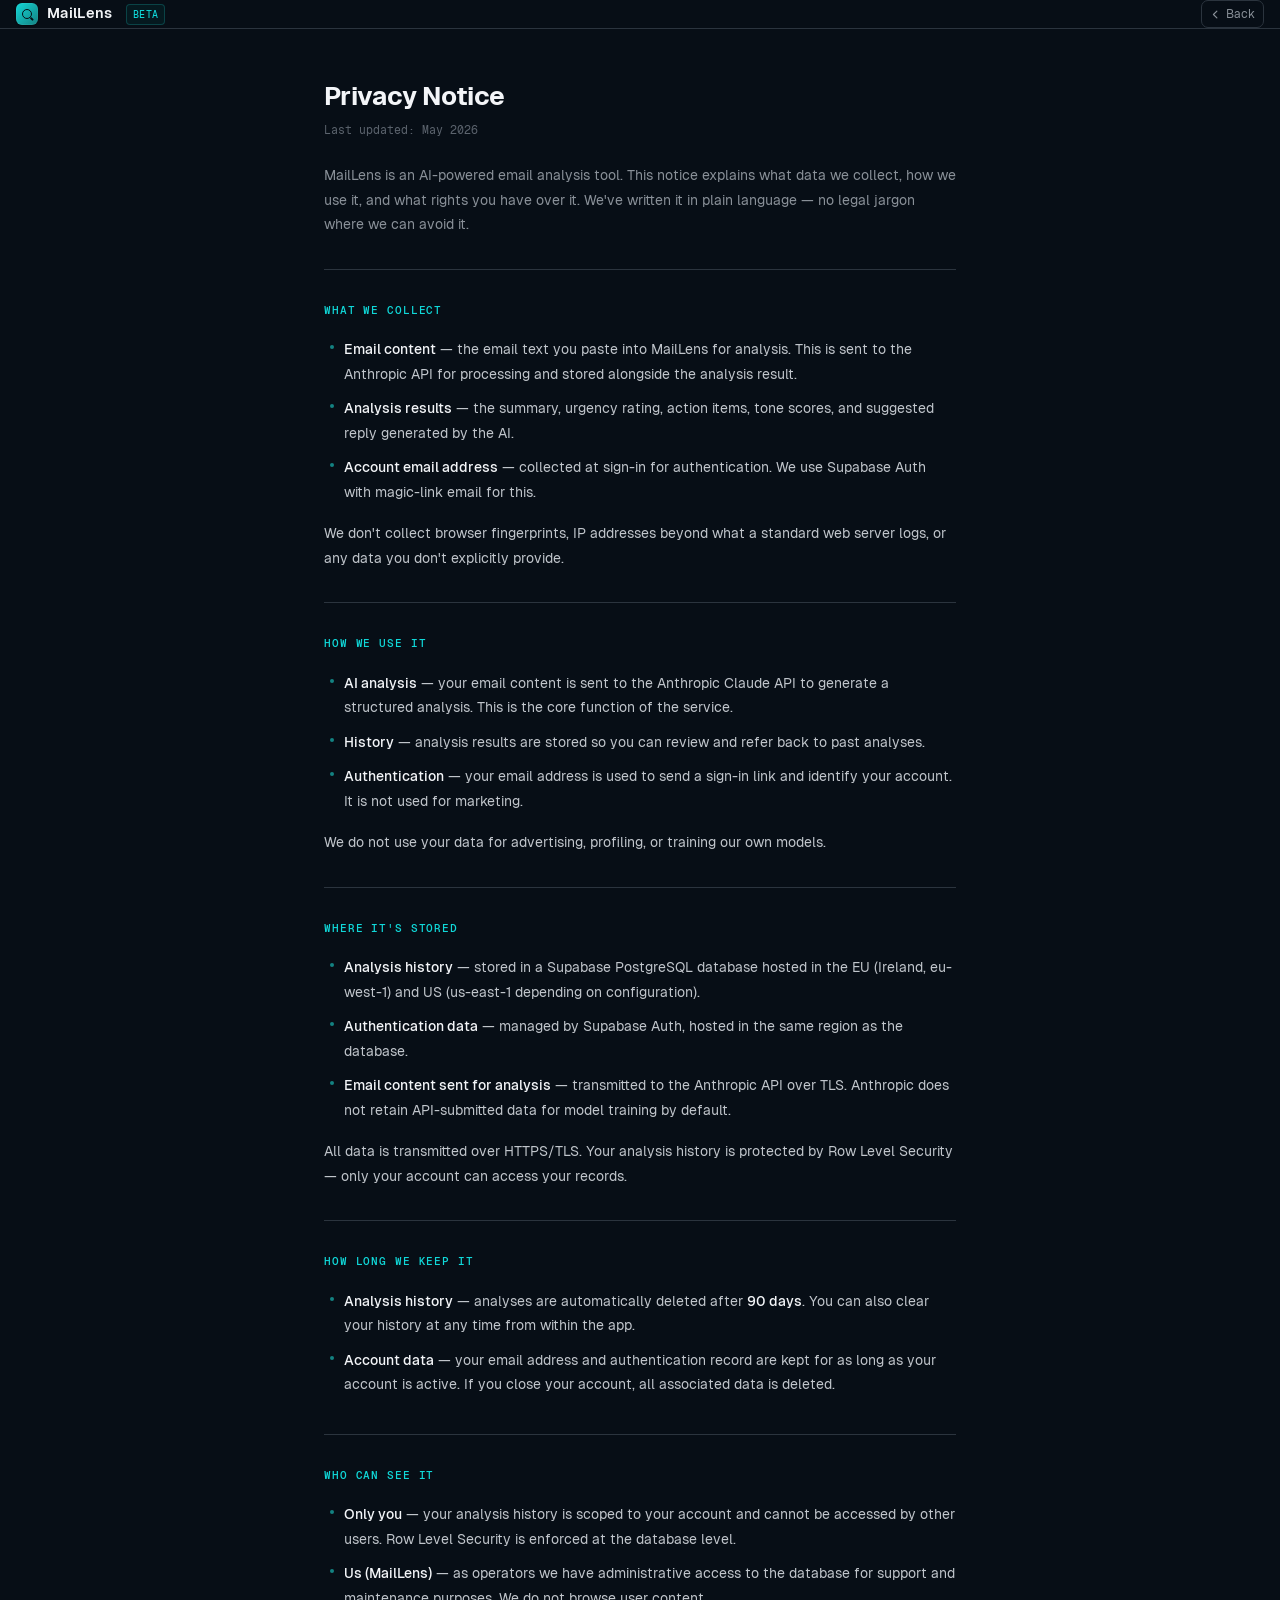
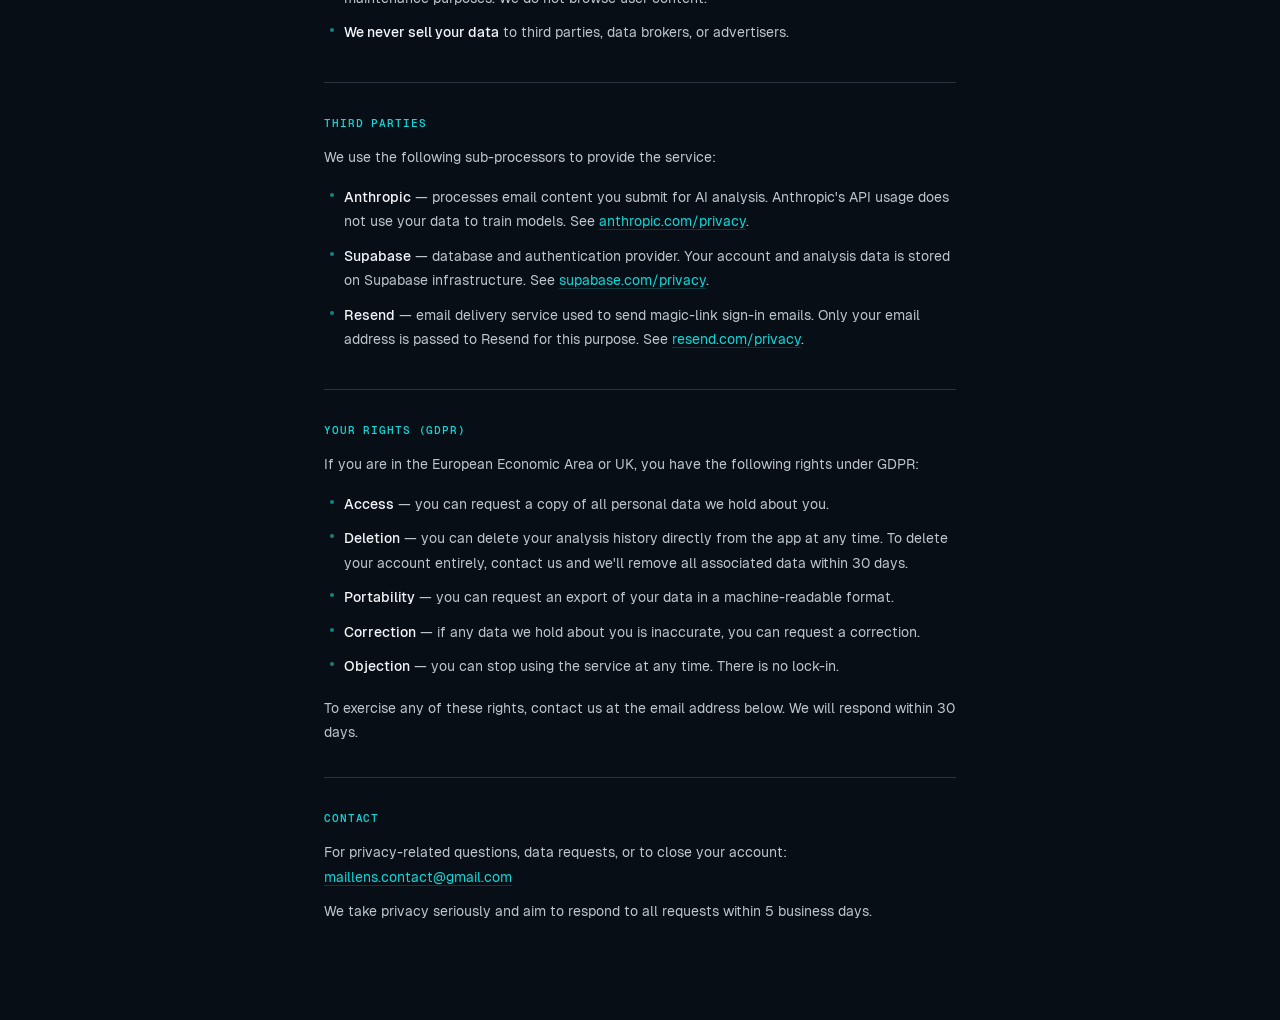
<file: templates/privacy.html>
<!DOCTYPE html>
<html lang="en">
<head>
  <meta charset="UTF-8" />
  <meta name="viewport" content="width=device-width, initial-scale=1.0" />
  <title>Privacy Notice — MailLens</title>
  <link rel="stylesheet" href="/static/style.css" />
  <script nonce="{{ csp_nonce }}">
    (function(){var t=localStorage.getItem('maillens.theme')||'dark';document.documentElement.setAttribute('data-theme',t)})();
  </script>
</head>
<body class="privacy-body">

<nav class="topnav">
  <div class="brand">
    <div class="brand-mark"></div>
    <span>MailLens</span>
  </div>
  <span class="beta-badge">Beta</span>
  <div class="topnav-spacer"></div>
  <a href="/" class="btn-ghost btn-sm privacy-nav-back">
    <svg viewBox="0 0 16 16" width="11" height="11" fill="none" stroke="currentColor" stroke-width="1.7" stroke-linecap="round" stroke-linejoin="round"><path d="M10 3L5 8l5 5"/></svg>
    Back
  </a>
</nav>

<div class="privacy-wrap">

  <div class="privacy-header">
    <h1 class="privacy-title">Privacy Notice</h1>
    <p class="privacy-effective">Last updated: May 2026</p>
  </div>

  <p class="privacy-intro">
    MailLens is an AI-powered email analysis tool. This notice explains what data we collect,
    how we use it, and what rights you have over it. We've written it in plain language — no legal
    jargon where we can avoid it.
  </p>

  <div class="privacy-divider"></div>

  <section class="privacy-section">
    <h2>What we collect</h2>
    <ul>
      <li><strong>Email content</strong> — the email text you paste into MailLens for analysis. This is sent to the Anthropic API for processing and stored alongside the analysis result.</li>
      <li><strong>Analysis results</strong> — the summary, urgency rating, action items, tone scores, and suggested reply generated by the AI.</li>
      <li><strong>Account email address</strong> — collected at sign-in for authentication. We use Supabase Auth with magic-link email for this.</li>
    </ul>
    <p>We don't collect browser fingerprints, IP addresses beyond what a standard web server logs, or any data you don't explicitly provide.</p>
  </section>

  <div class="privacy-divider"></div>

  <section class="privacy-section">
    <h2>How we use it</h2>
    <ul>
      <li><strong>AI analysis</strong> — your email content is sent to the Anthropic Claude API to generate a structured analysis. This is the core function of the service.</li>
      <li><strong>History</strong> — analysis results are stored so you can review and refer back to past analyses.</li>
      <li><strong>Authentication</strong> — your email address is used to send a sign-in link and identify your account. It is not used for marketing.</li>
    </ul>
    <p>We do not use your data for advertising, profiling, or training our own models.</p>
  </section>

  <div class="privacy-divider"></div>

  <section class="privacy-section">
    <h2>Where it's stored</h2>
    <ul>
      <li><strong>Analysis history</strong> — stored in a Supabase PostgreSQL database hosted in the EU (Ireland, eu-west-1) and US (us-east-1 depending on configuration).</li>
      <li><strong>Authentication data</strong> — managed by Supabase Auth, hosted in the same region as the database.</li>
      <li><strong>Email content sent for analysis</strong> — transmitted to the Anthropic API over TLS. Anthropic does not retain API-submitted data for model training by default.</li>
    </ul>
    <p>All data is transmitted over HTTPS/TLS. Your analysis history is protected by Row Level Security — only your account can access your records.</p>
  </section>

  <div class="privacy-divider"></div>

  <section class="privacy-section">
    <h2>How long we keep it</h2>
    <ul>
      <li><strong>Analysis history</strong> — analyses are automatically deleted after <strong>90 days</strong>. You can also clear your history at any time from within the app.</li>
      <li><strong>Account data</strong> — your email address and authentication record are kept for as long as your account is active. If you close your account, all associated data is deleted.</li>
    </ul>
  </section>

  <div class="privacy-divider"></div>

  <section class="privacy-section">
    <h2>Who can see it</h2>
    <ul>
      <li><strong>Only you</strong> — your analysis history is scoped to your account and cannot be accessed by other users. Row Level Security is enforced at the database level.</li>
      <li><strong>Us (MailLens)</strong> — as operators we have administrative access to the database for support and maintenance purposes. We do not browse user content.</li>
      <li><strong>We never sell your data</strong> to third parties, data brokers, or advertisers.</li>
    </ul>
  </section>

  <div class="privacy-divider"></div>

  <section class="privacy-section">
    <h2>Third parties</h2>
    <p>We use the following sub-processors to provide the service:</p>
    <ul>
      <li>
        <strong>Anthropic</strong> — processes email content you submit for AI analysis.
        Anthropic's API usage does not use your data to train models.
        See <a href="https://www.anthropic.com/privacy" class="privacy-link" target="_blank" rel="noopener noreferrer">anthropic.com/privacy</a>.
      </li>
      <li>
        <strong>Supabase</strong> — database and authentication provider. Your account and analysis data is stored on Supabase infrastructure.
        See <a href="https://supabase.com/privacy" class="privacy-link" target="_blank" rel="noopener noreferrer">supabase.com/privacy</a>.
      </li>
      <li>
        <strong>Resend</strong> — email delivery service used to send magic-link sign-in emails. Only your email address is passed to Resend for this purpose.
        See <a href="https://resend.com/legal/privacy-policy" class="privacy-link" target="_blank" rel="noopener noreferrer">resend.com/privacy</a>.
      </li>
    </ul>
  </section>

  <div class="privacy-divider"></div>

  <section class="privacy-section">
    <h2>Your rights (GDPR)</h2>
    <p>If you are in the European Economic Area or UK, you have the following rights under GDPR:</p>
    <ul>
      <li><strong>Access</strong> — you can request a copy of all personal data we hold about you.</li>
      <li><strong>Deletion</strong> — you can delete your analysis history directly from the app at any time. To delete your account entirely, contact us and we'll remove all associated data within 30 days.</li>
      <li><strong>Portability</strong> — you can request an export of your data in a machine-readable format.</li>
      <li><strong>Correction</strong> — if any data we hold about you is inaccurate, you can request a correction.</li>
      <li><strong>Objection</strong> — you can stop using the service at any time. There is no lock-in.</li>
    </ul>
    <p>To exercise any of these rights, contact us at the email address below. We will respond within 30 days.</p>
  </section>

  <div class="privacy-divider"></div>

  <section class="privacy-section">
    <h2>Contact</h2>
    <p>
      For privacy-related questions, data requests, or to close your account:
      <br />
      <a href="mailto:maillens.contact@gmail.com" class="privacy-link">maillens.contact@gmail.com</a>
    </p>
    <p class="mt-12">
      We take privacy seriously and aim to respond to all requests within 5 business days.
    </p>
  </section>

</div>

</body>
</html>
</file>
<file: static/style.css>
/* MailLens — design tokens + base */

/* ── Self-hosted Geist fonts (GDPR-safe, no Google Fonts) ── */
@font-face {
  font-family: 'Geist';
  src: url('/static/fonts/Geist-Regular.woff2') format('woff2');
  font-weight: 400; font-style: normal; font-display: swap;
}
@font-face {
  font-family: 'Geist';
  src: url('/static/fonts/Geist-Medium.woff2') format('woff2');
  font-weight: 500; font-style: normal; font-display: swap;
}
@font-face {
  font-family: 'Geist';
  src: url('/static/fonts/Geist-SemiBold.woff2') format('woff2');
  font-weight: 600; font-style: normal; font-display: swap;
}
@font-face {
  font-family: 'Geist';
  src: url('/static/fonts/Geist-Bold.woff2') format('woff2');
  font-weight: 700; font-style: normal; font-display: swap;
}
@font-face {
  font-family: 'Geist Mono';
  src: url('/static/fonts/GeistMono-Regular.woff2') format('woff2');
  font-weight: 400; font-style: normal; font-display: swap;
}
@font-face {
  font-family: 'Geist Mono';
  src: url('/static/fonts/GeistMono-Medium.woff2') format('woff2');
  font-weight: 500; font-style: normal; font-display: swap;
}
@font-face {
  font-family: 'Geist Mono';
  src: url('/static/fonts/GeistMono-SemiBold.woff2') format('woff2');
  font-weight: 600; font-style: normal; font-display: swap;
}

:root {
  --bg-0: oklch(0.16 0.022 252);
  --bg-1: oklch(0.20 0.024 252);
  --bg-2: oklch(0.235 0.025 252);
  --bg-3: oklch(0.275 0.026 252);
  --bg-hover: oklch(0.30 0.028 252);
  --border: oklch(0.32 0.022 252);
  --border-strong: oklch(0.40 0.025 252);
  --border-soft: oklch(0.27 0.020 252);
  --text: oklch(0.97 0.004 252);
  --text-2: oklch(0.82 0.010 252);
  --text-3: oklch(0.65 0.015 252);
  --text-4: oklch(0.50 0.018 252);
  --teal: oklch(0.80 0.135 195);
  --teal-2: oklch(0.72 0.130 195);
  --teal-dim: oklch(0.55 0.090 195);
  --teal-bg: oklch(0.32 0.060 195 / 0.25);
  --teal-glow: oklch(0.80 0.135 195 / 0.15);
  --u-low: oklch(0.70 0.020 252);
  --u-low-bg: oklch(0.30 0.020 252 / 0.6);
  --u-med: oklch(0.82 0.130 85);
  --u-med-bg: oklch(0.35 0.080 85 / 0.30);
  --u-high: oklch(0.74 0.155 45);
  --u-high-bg: oklch(0.36 0.110 45 / 0.30);
  --u-crit: oklch(0.70 0.190 25);
  --u-crit-bg: oklch(0.36 0.140 25 / 0.32);
  --pos: oklch(0.78 0.140 155);
  --pos-bg: oklch(0.34 0.080 155 / 0.28);
  --neu: oklch(0.78 0.020 252);
  --neu-bg: oklch(0.30 0.020 252 / 0.6);
  --neg: oklch(0.74 0.150 30);
  --neg-bg: oklch(0.36 0.110 30 / 0.28);
  --radius: 10px;
  --radius-sm: 6px;
  --radius-lg: 14px;
  --shadow-1: 0 1px 0 oklch(1 0 0 / 0.04) inset, 0 1px 2px oklch(0 0 0 / 0.4);
  --shadow-2: 0 1px 0 oklch(1 0 0 / 0.05) inset, 0 8px 24px oklch(0 0 0 / 0.35);
  --font-sans: 'Geist', ui-sans-serif, system-ui, -apple-system, 'Helvetica Neue', sans-serif;
  --font-mono: 'Geist Mono', ui-monospace, 'SF Mono', 'Cascadia Code', 'Consolas', monospace;
}

[data-theme="light"] {
  --bg-0: oklch(0.985 0.003 252);
  --bg-1: oklch(1 0 0);
  --bg-2: oklch(0.965 0.005 252);
  --bg-3: oklch(0.945 0.006 252);
  --bg-hover: oklch(0.93 0.007 252);
  --border: oklch(0.90 0.006 252);
  --border-strong: oklch(0.82 0.008 252);
  --border-soft: oklch(0.94 0.005 252);
  --text: oklch(0.20 0.020 252);
  --text-2: oklch(0.32 0.018 252);
  --text-3: oklch(0.50 0.015 252);
  --text-4: oklch(0.62 0.012 252);
  --teal: oklch(0.58 0.130 195);
  --teal-2: oklch(0.50 0.125 195);
  --teal-dim: oklch(0.42 0.110 195);
  --teal-bg: oklch(0.92 0.040 195 / 0.6);
  --teal-glow: oklch(0.58 0.130 195 / 0.15);
  --u-low: oklch(0.45 0.015 252);
  --u-low-bg: oklch(0.92 0.005 252);
  --u-med: oklch(0.52 0.140 70);
  --u-med-bg: oklch(0.95 0.045 80);
  --u-high: oklch(0.55 0.165 35);
  --u-high-bg: oklch(0.95 0.040 40);
  --u-crit: oklch(0.52 0.190 25);
  --u-crit-bg: oklch(0.94 0.045 25);
  --pos: oklch(0.50 0.140 155);
  --pos-bg: oklch(0.94 0.045 155);
  --neu: oklch(0.45 0.015 252);
  --neu-bg: oklch(0.93 0.005 252);
  --neg: oklch(0.55 0.155 30);
  --neg-bg: oklch(0.95 0.040 30);
  --shadow-1: 0 1px 0 oklch(1 0 0 / 0.6) inset, 0 1px 2px oklch(0 0 0 / 0.06);
  --shadow-2: 0 1px 0 oklch(1 0 0 / 0.7) inset, 0 8px 24px oklch(0 0 0 / 0.08);
}
[data-theme="light"] ::-webkit-scrollbar-thumb { background: oklch(0.85 0.008 252); border-color: var(--bg-0); }
[data-theme="light"] ::-webkit-scrollbar-thumb:hover { background: oklch(0.78 0.010 252); }
[data-theme="light"] .sb-new { color: oklch(0.99 0 0); }
[data-theme="light"] .btn-primary { color: oklch(0.99 0 0); }
[data-theme="light"] .t-msg-avatar { border-color: var(--bg-0); }

* { box-sizing: border-box; }
html, body { margin: 0; padding: 0; height: 100%; }
body {
  background: var(--bg-0);
  color: var(--text);
  font-family: var(--font-sans);
  font-size: 14px;
  line-height: 1.5;
  font-feature-settings: "ss01", "cv11";
  -webkit-font-smoothing: antialiased;
  text-rendering: optimizeLegibility;
  overflow: hidden;
}
button { font-family: inherit; color: inherit; cursor: pointer; }
textarea, input { font-family: inherit; }
::selection { background: var(--teal-glow); color: var(--text); }
::-webkit-scrollbar { width: 10px; height: 10px; }
::-webkit-scrollbar-track { background: transparent; }
::-webkit-scrollbar-thumb { background: oklch(0.30 0.02 252); border-radius: 10px; border: 2px solid var(--bg-0); }
::-webkit-scrollbar-thumb:hover { background: oklch(0.38 0.025 252); }

/* ── App shell ── */
.app { display: grid; grid-template-rows: 52px 1fr; height: 100vh; }

.topnav {
  display: flex; align-items: center; gap: 14px;
  padding: 0 16px;
  border-bottom: 1px solid var(--border);
  background: var(--bg-0);
  position: relative; z-index: 5;
}
.brand { display: flex; align-items: center; gap: 9px; font-weight: 600; font-size: 14.5px; letter-spacing: -0.01em; }
.brand-mark {
  width: 22px; height: 22px; border-radius: 6px;
  background: linear-gradient(135deg, var(--teal) 0%, var(--teal-dim) 100%);
  position: relative; display: grid; place-items: center; flex-shrink: 0;
  box-shadow: 0 0 0 1px oklch(1 0 0 / 0.05) inset, 0 1px 2px oklch(0 0 0 / 0.4);
}
.brand-mark::after { content: ''; position: absolute; width: 8px; height: 8px; border-radius: 50%; border: 1.5px solid var(--bg-0); top: 6px; left: 6px; }
.brand-mark::before { content: ''; position: absolute; width: 4px; height: 1.5px; background: var(--bg-0); border-radius: 1px; bottom: 5.5px; right: 4.5px; transform: rotate(45deg); }
.beta-badge { font-family: var(--font-mono); font-size: 10px; font-weight: 500; padding: 2px 6px; border-radius: 4px; background: var(--teal-bg); color: var(--teal); border: 1px solid oklch(0.55 0.090 195 / 0.4); letter-spacing: 0.04em; text-transform: uppercase; }
.topnav-divider { width: 1px; height: 18px; background: var(--border); margin: 0 4px; }
.nav-search { width: 320px; display: flex; align-items: center; gap: 8px; padding: 6px 10px; background: var(--bg-1); border: 1px solid var(--border); border-radius: 8px; color: var(--text-3); font-size: 13px; transition: all 0.12s; cursor: text; }
.nav-search:hover { border-color: var(--border-strong); }
.nav-search .kbd { margin-left: auto; font-family: var(--font-mono); font-size: 11px; color: var(--text-4); padding: 1px 5px; border: 1px solid var(--border); border-radius: 4px; background: var(--bg-0); }
.crumb { display: flex; align-items: center; gap: 8px; color: var(--text-3); font-size: 13px; }
.crumb strong { color: var(--text-2); font-weight: 500; }
.crumb-sep { color: var(--text-4); }
.topnav-spacer { flex: 1; }
.nav-icon-btn { width: 30px; height: 30px; display: grid; place-items: center; background: transparent; border: 1px solid transparent; border-radius: 7px; color: var(--text-3); transition: all 0.12s; }
.nav-icon-btn:hover { background: var(--bg-1); color: var(--text); border-color: var(--border-soft); }
.theme-toggle { display: inline-flex; background: var(--bg-1); border: 1px solid var(--border); border-radius: 7px; padding: 2px; }
.tt-btn { width: 26px; height: 24px; display: grid; place-items: center; background: transparent; border: none; border-radius: 5px; color: var(--text-3); transition: color 0.12s, background 0.12s; }
.tt-btn:hover { color: var(--text-2); }
.tt-btn.active { background: var(--bg-3); color: var(--text); box-shadow: 0 1px 0 oklch(1 0 0 / 0.06) inset, 0 1px 2px oklch(0 0 0 / 0.25); }
[data-theme="light"] .tt-btn.active { box-shadow: 0 1px 0 oklch(1 0 0 / 0.6) inset, 0 1px 2px oklch(0 0 0 / 0.06); }
.user-chip { display: flex; align-items: center; gap: 8px; padding: 3px 10px 3px 3px; background: var(--bg-1); border: 1px solid var(--border); border-radius: 999px; }
.user-chip .uc-avatar { width: 22px; height: 22px; border-radius: 50%; background: linear-gradient(135deg, oklch(0.65 0.13 320), oklch(0.55 0.14 280)); display: grid; place-items: center; font-size: 10.5px; font-weight: 600; color: white; }
.user-chip .uc-name { font-size: 12.5px; color: var(--text-2); }

.main { display: grid; grid-template-columns: 280px 1fr; overflow: hidden; min-height: 0; }

/* ── Sidebar ── */
.sidebar { border-right: 1px solid var(--border); background: var(--bg-0); display: flex; flex-direction: column; min-height: 0; position: relative; overflow: hidden; }
.sb-section { padding: 14px 14px 8px; }
.sb-new { width: 100%; display: flex; align-items: center; gap: 8px; padding: 8px 10px; background: var(--teal); color: oklch(0.18 0.030 195); border: none; border-radius: 8px; font-weight: 600; font-size: 13px; letter-spacing: -0.005em; box-shadow: 0 1px 0 oklch(1 0 0 / 0.15) inset, 0 0 0 1px oklch(0.55 0.090 195 / 0.5), 0 4px 12px oklch(0.55 0.090 195 / 0.25); transition: all 0.12s; }
.sb-new:hover { background: oklch(0.85 0.135 195); transform: translateY(-1px); }
.sb-new .plus { width: 16px; height: 16px; display: grid; place-items: center; background: oklch(0 0 0 / 0.15); border-radius: 4px; font-size: 13px; font-weight: 700; }
.sb-new .kbd { margin-left: auto; font-family: var(--font-mono); font-size: 10.5px; font-weight: 500; padding: 1px 5px; background: oklch(0 0 0 / 0.15); border-radius: 4px; }
.sb-tabs { display: flex; gap: 2px; padding: 0 12px 4px; border-bottom: 1px solid var(--border); }
.sb-tab { background: transparent; border: none; padding: 8px 8px; font-size: 12px; color: var(--text-3); font-weight: 500; border-bottom: 1.5px solid transparent; margin-bottom: -1px; display: flex; align-items: center; gap: 5px; transition: color 0.12s; }
.sb-tab .count { font-family: var(--font-mono); font-size: 10.5px; color: var(--text-4); background: var(--bg-1); padding: 1px 5px; border-radius: 4px; border: 1px solid var(--border-soft); }
.sb-tab:hover { color: var(--text-2); }
.sb-tab.active { color: var(--text); border-bottom-color: var(--teal); }
.sb-tab.active .count { color: var(--teal); border-color: oklch(0.55 0.090 195 / 0.5); background: var(--teal-bg); }

/* ── Filter pills ── */
.sb-pills { display: flex; gap: 6px; padding: 0 14px 10px; border-bottom: 1px solid var(--border); flex-wrap: wrap; }
.sb-pill { display: inline-flex; align-items: center; gap: 6px; background: transparent; border: 1px solid var(--border); border-radius: 999px; padding: 3px 10px 3px 10px; font-size: 11.5px; font-weight: 500; color: var(--text-3); transition: all 0.12s; }
.sb-pill:hover { color: var(--text-2); border-color: var(--border-strong); background: var(--bg-1); }
.sb-pill .sb-pill-dot { width: 6px; height: 6px; border-radius: 50%; background: var(--text-4); flex-shrink: 0; }
.sb-pill.lvl-high .sb-pill-dot { background: var(--u-high); }
.sb-pill.lvl-med  .sb-pill-dot { background: var(--u-med); }
.sb-pill.lvl-low  .sb-pill-dot { background: var(--u-low); }
.sb-pill-count { font-family: var(--font-mono); font-size: 10px; color: var(--text-4); font-weight: 500; letter-spacing: 0.02em; }
.sb-pill.active { background: var(--teal-bg); color: var(--teal); border-color: oklch(0.55 0.090 195 / 0.5); box-shadow: 0 0 0 3px var(--teal-glow); }
.sb-pill.active .sb-pill-dot { background: var(--teal); }
.sb-pill.active .sb-pill-count { color: var(--teal); }

.sb-list { flex: 1; overflow-y: auto; padding: 6px 8px 12px; min-height: 0; }
.sb-group-label { font-family: var(--font-mono); font-size: 10.5px; font-weight: 500; color: var(--text-4); text-transform: uppercase; letter-spacing: 0.06em; padding: 12px 8px 6px; }
.u-badge { display: inline-flex; align-items: center; gap: 4px; font-family: var(--font-mono); font-size: 10px; font-weight: 500; padding: 1.5px 6px 1.5px 5px; border-radius: 4px; letter-spacing: 0.02em; text-transform: uppercase; line-height: 1.4; }
.u-badge .dot { width: 5px; height: 5px; border-radius: 50%; background: currentColor; }
.u-badge.low  { color: var(--u-low);  background: var(--u-low-bg); }
.u-badge.med  { color: var(--u-med);  background: var(--u-med-bg); }
.u-badge.high { color: var(--u-high); background: var(--u-high-bg); }
.u-badge.crit { color: var(--u-crit); background: var(--u-crit-bg); animation: pulse 2.4s ease-in-out infinite; }
@keyframes pulse { 0%, 100% { box-shadow: 0 0 0 0 oklch(0.70 0.190 25 / 0.4); } 50% { box-shadow: 0 0 0 4px oklch(0.70 0.190 25 / 0); } }
.tag { display: inline-flex; align-items: center; font-size: 10.5px; padding: 1px 6px; border-radius: 4px; background: var(--bg-2); border: 1px solid var(--border-soft); color: var(--text-3); font-weight: 500; }
.sb-foot { border-top: 1px solid var(--border); padding: 10px 10px 10px 14px; display: flex; align-items: center; gap: 8px; flex-shrink: 0; }
.sb-foot-stats { flex: 1; font-size: 11.5px; color: var(--text-3); }
.sb-foot-stats strong { color: var(--text-2); font-weight: 500; }
.sb-foot-bar { margin-top: 4px; height: 3px; background: var(--bg-2); border-radius: 2px; overflow: hidden; }
.sb-foot-bar-fill { height: 100%; background: linear-gradient(90deg, var(--teal-dim), var(--teal)); width: 0%; transition: width 0.3s; }
.sb-foot-actions { display: flex; gap: 2px; flex-shrink: 0; }

/* ── Workspace ── */
.workspace { display: flex; flex-direction: column; overflow: hidden; background: var(--bg-0); min-height: 0; }
.ws-head { display: flex; align-items: center; gap: 16px; padding: 14px 24px; border-bottom: 1px solid var(--border); background: var(--bg-0); flex-shrink: 0; }
.ws-title { font-size: 15px; font-weight: 600; letter-spacing: -0.01em; }
.seg { display: inline-flex; background: var(--bg-1); border: 1px solid var(--border); border-radius: 8px; padding: 2px; }
.seg-btn { background: transparent; border: none; padding: 5px 12px; font-size: 12.5px; color: var(--text-3); font-weight: 500; border-radius: 6px; display: flex; align-items: center; gap: 6px; transition: all 0.12s; }
.seg-btn:hover { color: var(--text-2); }
.seg-btn.active { background: var(--bg-3); color: var(--text); box-shadow: 0 1px 0 oklch(1 0 0 / 0.06) inset, 0 1px 2px oklch(0 0 0 / 0.3); }
.ws-actions { display: flex; align-items: center; gap: 6px; }
.btn-ghost { background: transparent; border: 1px solid var(--border); border-radius: 7px; padding: 5px 10px; font-size: 12.5px; color: var(--text-2); display: flex; align-items: center; gap: 6px; transition: all 0.12s; }
.btn-ghost:hover { background: var(--bg-1); border-color: var(--border-strong); color: var(--text); }
.btn-ghost.btn-sm { padding: 4px 8px; font-size: 12px; }
.btn-primary { background: var(--teal); color: oklch(0.18 0.030 195); border: none; border-radius: 7px; padding: 6px 12px; font-size: 12.5px; font-weight: 600; display: flex; align-items: center; gap: 6px; box-shadow: 0 1px 0 oklch(1 0 0 / 0.15) inset, 0 0 0 1px oklch(0.55 0.090 195 / 0.5); transition: all 0.12s; }
.btn-primary:hover { background: oklch(0.85 0.135 195); }
.btn-primary:disabled { opacity: 0.6; cursor: not-allowed; }
.ws-body { flex: 1; overflow-y: auto; min-height: 0; }
.ws-inner { max-width: 1080px; margin: 0 auto; padding: 24px 32px 64px; }

/* ── Input panel ── */
.input-panel { background: var(--bg-1); border: 1px solid var(--border); border-radius: var(--radius-lg); overflow: hidden; box-shadow: var(--shadow-2); margin-bottom: 24px; }
.ip-head { display: flex; align-items: center; gap: 10px; padding: 11px 14px; border-bottom: 1px solid var(--border); background: var(--bg-0); }
.ip-avatar { width: 28px; height: 28px; border-radius: 50%; display: grid; place-items: center; font-weight: 600; font-size: 11px; color: white; flex-shrink: 0; background: linear-gradient(135deg, oklch(0.65 0.13 320), oklch(0.55 0.14 280)); }
.ip-name-input { background: transparent; border: none; outline: none; font-size: 13px; font-family: var(--font-sans); color: var(--text); padding: 0; min-width: 0; width: 200px; font-weight: 500; }
.ip-name-input::placeholder { color: var(--text-4); font-weight: 400; }
.ip-meta { display: flex; align-items: center; gap: 10px; margin-left: auto; font-size: 11.5px; color: var(--text-3); }
.ip-textarea { width: 100%; min-height: 200px; border: none; outline: none; background: transparent; color: var(--text-2); padding: 16px 18px; font-size: 13.5px; line-height: 1.65; resize: vertical; font-family: var(--font-sans); display: block; }
.ip-textarea::placeholder { color: var(--text-4); }
.ip-foot { display: flex; align-items: center; gap: 10px; padding: 10px 14px; border-top: 1px solid var(--border); background: var(--bg-0); }
.ip-foot .meta { font-family: var(--font-mono); font-size: 11px; color: var(--text-4); display: flex; align-items: center; gap: 10px; }
.ip-foot .meta .sep { width: 1px; height: 10px; background: var(--border); }

/* ── Results grid ── */
.results-head { display: flex; align-items: center; gap: 10px; margin: 4px 0 14px; }
.results-head h2 { font-size: 13px; font-weight: 500; letter-spacing: 0.04em; text-transform: uppercase; color: var(--text-4); margin: 0; font-family: var(--font-mono); }
.results-head .ts { font-family: var(--font-mono); font-size: 11px; color: var(--text-4); }
.results-head .rdot { width: 4px; height: 4px; border-radius: 50%; background: var(--text-4); }
.grid { display: grid; grid-template-columns: repeat(12, 1fr); gap: 14px; }
.card { background: var(--bg-1); border: 1px solid var(--border); border-radius: var(--radius-lg); padding: 16px 18px; display: flex; flex-direction: column; gap: 10px; position: relative; overflow: hidden; }
.card-head { display: flex; align-items: center; gap: 8px; font-family: var(--font-mono); font-size: 10.5px; font-weight: 500; letter-spacing: 0.06em; text-transform: uppercase; color: var(--text-4); }
.card-head .ico { width: 18px; height: 18px; display: grid; place-items: center; border-radius: 5px; background: var(--bg-2); border: 1px solid var(--border-soft); color: var(--text-2); }
.card-head .spacer { flex: 1; }
.card-h1 { font-size: 22px; font-weight: 600; letter-spacing: -0.02em; line-height: 1.2; color: var(--text); }
.card-sub { font-size: 13px; color: var(--text-3); line-height: 1.5; }
.col-3 { grid-column: span 3; }
.col-4 { grid-column: span 4; }
.col-6 { grid-column: span 6; }
.col-8 { grid-column: span 8; }
.col-12 { grid-column: span 12; }

/* Urgency meter */
.urg-meter { display: flex; gap: 4px; margin-top: 2px; }
.urg-step { flex: 1; height: 6px; border-radius: 3px; background: var(--bg-2); }
.urg-step.on-low  { background: var(--u-low); }
.urg-step.on-med  { background: var(--u-med); }
.urg-step.on-high { background: var(--u-high); }
.urg-step.on-crit { background: var(--u-crit); box-shadow: 0 0 8px oklch(0.70 0.190 25 / 0.5); }

/* Response time */
.rt-clock { display: flex; align-items: baseline; gap: 6px; }
.rt-num { font-family: var(--font-mono); font-size: 26px; font-weight: 500; letter-spacing: -0.02em; color: var(--text); }
.rt-unit { font-size: 13px; color: var(--text-3); }
.rt-by { font-family: var(--font-mono); font-size: 11px; color: var(--text-3); }

/* Summary */
.summary-text { font-size: 14px; line-height: 1.6; color: var(--text-2); letter-spacing: -0.005em; }
.summary-text strong { color: var(--text); font-weight: 600; }
.summary-text mark { background: var(--teal-bg); color: var(--teal); padding: 0 4px; border-radius: 3px; }

/* Actions */
.action-list { display: flex; flex-direction: column; gap: 2px; margin-top: 2px; }
.action { display: grid; grid-template-columns: auto 1fr auto; gap: 12px; align-items: center; padding: 10px 12px; border-radius: 8px; background: var(--bg-2); border: 1px solid var(--border-soft); transition: border-color 0.12s; cursor: pointer; user-select: none; }
.action:hover { border-color: var(--border-strong); }
.action.done { opacity: 0.55; }
.action.done .action-text { text-decoration: line-through; color: var(--text-3); }
.action-check { width: 16px; height: 16px; border-radius: 5px; border: 1.5px solid var(--border-strong); display: grid; place-items: center; flex-shrink: 0; background: transparent; transition: all 0.12s; }
.action.done .action-check { background: var(--teal); border-color: var(--teal); color: var(--bg-0); }
.action-text { font-size: 13.5px; color: var(--text); letter-spacing: -0.005em; }
.action-meta { display: flex; align-items: center; gap: 6px; }
.action-due { font-family: var(--font-mono); font-size: 10.5px; color: var(--text-3); padding: 2px 6px; background: var(--bg-1); border: 1px solid var(--border-soft); border-radius: 4px; }
.action-due.overdue { color: var(--u-high); border-color: oklch(0.74 0.155 45 / 0.4); }

/* Reply card */
.reply-card { background: var(--bg-1); border: 1px solid var(--border); border-radius: var(--radius-lg); overflow: hidden; margin-top: 14px; }
.reply-head { display: flex; align-items: center; gap: 10px; padding: 12px 16px; border-bottom: 1px solid var(--border); }
.reply-head .ico { width: 22px; height: 22px; display: grid; place-items: center; border-radius: 6px; background: var(--teal-bg); color: var(--teal); }
.reply-head h3 { margin: 0; font-size: 13.5px; font-weight: 600; letter-spacing: -0.005em; color: var(--text); }
.reply-head .sub { font-size: 12px; color: var(--text-3); }
.reply-head .spacer { flex: 1; }
.reply-action { background: transparent; border: 1px solid var(--border); border-radius: 6px; padding: 4px 10px; font-size: 11.5px; color: var(--text-3); display: flex; align-items: center; gap: 5px; transition: all 0.12s; }
.reply-action:hover { color: var(--text); border-color: var(--border-strong); }
.reply-action.copied { color: var(--teal); border-color: oklch(0.55 0.090 195 / 0.5); }
.reply-body { padding: 18px 20px; font-size: 14px; line-height: 1.65; color: var(--text-2); letter-spacing: -0.005em; white-space: pre-wrap; font-family: var(--font-sans); min-height: 80px; }
.reply-body.streaming { opacity: 0.7; }
.tone-bar { display: flex; align-items: center; gap: 12px; padding: 12px 16px; border-top: 1px solid var(--border); background: var(--bg-0); flex-wrap: wrap; }
.tone-label { font-family: var(--font-mono); font-size: 10.5px; color: var(--text-4); text-transform: uppercase; letter-spacing: 0.06em; flex-shrink: 0; }
.tone-pills { display: flex; gap: 6px; flex-wrap: wrap; flex: 1; }
.tone-pill { background: var(--bg-1); border: 1px solid var(--border); border-radius: 999px; padding: 5px 11px; font-size: 12px; color: var(--text-2); font-weight: 500; display: flex; align-items: center; gap: 6px; transition: all 0.12s; }
.tone-pill:hover { background: var(--bg-2); border-color: var(--border-strong); color: var(--text); }
.tone-pill.active { background: var(--teal-bg); color: var(--teal); border-color: oklch(0.55 0.090 195 / 0.5); box-shadow: 0 0 0 3px var(--teal-glow); }
.tone-pill .swatch { width: 6px; height: 6px; border-radius: 50%; background: currentColor; }
.tone-pill:disabled { opacity: 0.5; cursor: not-allowed; }
.tone-foot-actions { display: flex; gap: 6px; margin-left: auto; flex-shrink: 0; }

/* Thread timeline */
.thread-head { display: flex; flex-direction: column; gap: 10px; margin-bottom: 24px; }
.thread-title { font-size: 22px; font-weight: 600; letter-spacing: -0.02em; margin: 0; }
.thread-meta { display: flex; align-items: center; gap: 10px; font-size: 12.5px; color: var(--text-3); }
.thread-meta .stars { font-family: var(--font-mono); font-size: 11px; color: var(--text-4); padding: 1px 7px; border: 1px solid var(--border); border-radius: 999px; background: var(--bg-1); }
.t-msgs { display: flex; flex-direction: column; position: relative; }
.t-msgs::before { content: ''; position: absolute; left: 19px; top: 38px; bottom: 38px; width: 1px; background: var(--border); }
.t-msg { position: relative; padding: 14px 0 14px 56px; }
.t-msg-avatar { position: absolute; left: 8px; top: 14px; width: 24px; height: 24px; border-radius: 50%; background: var(--bg-2); border: 2px solid var(--bg-0); display: grid; place-items: center; font-size: 10px; font-weight: 600; color: white; z-index: 1; }
.t-msg-card { background: var(--bg-1); border: 1px solid var(--border); border-radius: 12px; overflow: hidden; }
.t-msg-card.highlight { border-color: oklch(0.55 0.090 195 / 0.5); box-shadow: 0 0 0 3px var(--teal-glow); }
.t-msg-head { display: flex; align-items: center; gap: 10px; padding: 10px 14px; border-bottom: 1px solid var(--border-soft); }
.t-msg-from { font-size: 13px; font-weight: 500; color: var(--text); }
.t-msg-to { font-size: 12px; color: var(--text-3); }
.t-msg-time { margin-left: auto; font-family: var(--font-mono); font-size: 11px; color: var(--text-4); }
.t-msg-body { padding: 14px 16px; font-size: 13.5px; color: var(--text-2); line-height: 1.6; white-space: pre-wrap; }
.t-msg-body p { margin: 0 0 10px; }
.t-msg-body p:last-child { margin: 0; }
.t-insight { padding: 8px 14px; border-top: 1px solid var(--border-soft); background: oklch(0.22 0.025 252 / 0.5); display: flex; align-items: center; gap: 8px; font-size: 12px; color: var(--text-3); }
.t-insight .ico { width: 16px; height: 16px; display: grid; place-items: center; color: var(--teal); }
.t-insight strong { color: var(--text-2); font-weight: 500; }

/* Thread reply toggle */
.thread-reply-toggle { display: flex; align-items: center; gap: 6px; padding: 8px 14px; border: none; border-top: 1px solid var(--border-soft); background: var(--bg-0); color: var(--text-3); font-size: 12px; width: 100%; text-align: left; transition: color 0.12s; }
.thread-reply-toggle:hover { color: var(--text-2); }
.thread-reply-content { display: none; padding: 12px 16px; font-size: 13px; line-height: 1.6; color: var(--text-2); white-space: pre-wrap; border-top: 1px solid var(--border-soft); background: var(--bg-0); }
.thread-reply-content.open { display: block; }
.thread-reply-toggle .chevron { transition: transform 0.2s; }

/* Loading dots */
.dot-loading { display: inline-flex; gap: 3px; }
.dot-loading span { width: 4px; height: 4px; border-radius: 50%; background: var(--teal); animation: dotpulse 1.2s ease-in-out infinite; }
.dot-loading span:nth-child(2) { animation-delay: 0.15s; }
.dot-loading span:nth-child(3) { animation-delay: 0.3s; }
@keyframes dotpulse { 0%, 80%, 100% { opacity: 0.3; transform: scale(0.8); } 40% { opacity: 1; transform: scale(1); } }

/* ══ Flask app–specific additions ══ */

#results { display: none; }
#results.visible { display: block; }
#loadingCard { display: none; }
#loadingCard.visible { display: block; }
#threadActionsBar { display: none; }
#threadActionsBar.visible { display: flex; }
#threadView { display: none; }
#threadView.visible { display: block; }

.error-box { display: none; }
.error-box.visible { display: block; color: var(--u-crit); font-size: 13px; padding: 10px 14px; background: var(--u-crit-bg); border: 1px solid oklch(0.70 0.190 25 / 0.3); border-radius: 8px; margin: 0 0 8px; }

.loading-card { background: var(--bg-1); border: 1px solid var(--border); border-radius: var(--radius-lg); padding: 24px; margin-bottom: 14px; }
.skeleton-lines { display: flex; flex-direction: column; gap: 10px; margin-bottom: 20px; }
.skeleton-line, .skel { height: 12px; border-radius: 6px; background: linear-gradient(90deg, var(--bg-2) 25%, var(--bg-3) 50%, var(--bg-2) 75%); background-size: 200% 100%; animation: shimmer 1.5s infinite; }
@keyframes shimmer { 0% { background-position: 200% 0; } 100% { background-position: -200% 0; } }
.loading-hint { display: flex; align-items: center; gap: 10px; font-size: 12.5px; color: var(--text-4); font-family: var(--font-mono); }

.btn-spinner { width: 12px; height: 12px; border: 1.5px solid currentColor; border-top-color: transparent; border-radius: 50%; animation: spin 0.7s linear infinite; }
@keyframes spin { to { transform: rotate(360deg); } }
@keyframes fadeUp { from { opacity: 0; transform: translateY(6px); } to { opacity: 1; transform: translateY(0); } }
@keyframes blink { 0%, 49% { opacity: 1; } 50%, 100% { opacity: 0; } }

.urgency-override-btn { width: 20px; height: 20px; display: grid; place-items: center; background: transparent; border: none; color: var(--text-4); border-radius: 4px; transition: color 0.12s; padding: 0; }
.urgency-override-btn:hover { color: var(--text-2); }
#urgencyOverrideBtn { display: none; }
#urgencyOverrideBtn.visible { display: grid; }
.urgency-pills { display: none; gap: 6px; margin-top: 4px; flex-wrap: wrap; }
.urgency-pills.open { display: flex; }
.urgency-pill-btn { padding: 4px 10px; border-radius: 999px; border: 1px solid var(--border); background: var(--bg-2); font-size: 12px; color: var(--text-3); font-weight: 500; transition: all 0.12s; }
.urgency-pill-btn:hover { background: var(--bg-3); color: var(--text); }
.urgency-pill-btn.selected { background: var(--teal-bg); color: var(--teal); border-color: oklch(0.55 0.090 195 / 0.5); }
.urgency-manual-label { display: none; font-family: var(--font-mono); font-size: 10.5px; color: var(--text-4); margin-top: 2px; }
.urgency-manual-label.visible { display: block; }

.card.urgency-low    { border-color: oklch(0.70 0.020 252 / 0.5); }
.card.urgency-medium { border-color: oklch(0.82 0.130 85 / 0.4); }
.card.urgency-high   { border-color: oklch(0.74 0.155 45 / 0.5); }
.card.urgency-critical { border-color: oklch(0.70 0.190 25 / 0.5); }

.toast {
  position: fixed; bottom: 24px; left: 50%; transform: translateX(-50%) translateY(10px);
  background: var(--bg-3); color: var(--text); font-size: 12.5px; font-weight: 500;
  padding: 8px 14px 8px 10px; border-radius: 8px; border: 1px solid var(--border-strong);
  box-shadow: var(--shadow-2); opacity: 0; transition: opacity 0.18s, transform 0.18s;
  pointer-events: none; z-index: 100; white-space: nowrap;
  display: flex; align-items: center; gap: 7px;
}
.toast::before {
  content: '';
  width: 16px; height: 16px; flex-shrink: 0;
  border-radius: 50%; background: var(--teal-bg); border: 1px solid oklch(0.55 0.090 195 / 0.4);
  background-image: url("data:image/svg+xml,%3Csvg viewBox='0 0 16 16' width='10' height='10' fill='none' stroke='oklch(0.80 0.135 195)' stroke-width='2.2' stroke-linecap='round' stroke-linejoin='round' xmlns='http://www.w3.org/2000/svg'%3E%3Cpath d='M3.5 8.2L6.5 11l6-6.5'/%3E%3C/svg%3E");
  background-repeat: no-repeat; background-position: center;
}
.toast.show { opacity: 1; transform: translateX(-50%) translateY(0); }

.sb-empty { display: flex; flex-direction: column; align-items: center; gap: 10px; text-align: center; padding: 36px 20px 28px; }
.sb-empty-art { opacity: 0.85; }
.sb-empty-title { font-size: 13px; font-weight: 500; color: var(--text-2); letter-spacing: -0.005em; }
.sb-empty-sub { font-size: 11.5px; color: var(--text-4); line-height: 1.45; max-width: 200px; }
.sb-empty-sub strong { color: var(--text-3); font-weight: 500; }

.history-item { display: flex; flex-direction: column; gap: 4px; padding: 9px 10px; border-radius: 8px; cursor: pointer; border: 1px solid transparent; transition: background 0.1s, border-color 0.1s; position: relative; margin-bottom: 2px; }
.history-item:hover { background: var(--bg-1); }
.history-item.active { background: var(--bg-1); border-color: var(--border); }
.history-item.active::before { content: ''; position: absolute; left: -8px; top: 14px; bottom: 14px; width: 2px; background: var(--teal); border-radius: 2px; }
.history-preview { font-size: 12.5px; color: var(--text-3); white-space: nowrap; overflow: hidden; text-overflow: ellipsis; display: flex; align-items: center; gap: 5px; }
.history-meta { display: flex; align-items: center; gap: 6px; }
.history-time { font-family: var(--font-mono); font-size: 10.5px; color: var(--text-4); }
.history-badge { font-family: var(--font-mono); font-size: 10px; font-weight: 500; padding: 1.5px 6px; border-radius: 4px; letter-spacing: 0.02em; text-transform: uppercase; }
.history-badge.low { color: var(--u-low); background: var(--u-low-bg); }
.history-badge.medium { color: var(--u-med); background: var(--u-med-bg); }
.history-badge.high { color: var(--u-high); background: var(--u-high-bg); }
.history-badge.critical { color: var(--u-crit); background: var(--u-crit-bg); }
.history-thread-icon { display: inline-flex; align-items: center; gap: 3px; font-family: var(--font-mono); font-size: 10px; color: var(--text-4); background: var(--bg-2); padding: 1px 5px; border-radius: 4px; border: 1px solid var(--border-soft); }

/* ── Sidebar search ── */
.sb-search-wrap { position: relative; margin: 0 14px 8px; }
.sb-search { width: 100%; background: var(--bg-1); border: 1px solid var(--border); border-radius: 8px; padding: 7px 28px 7px 30px; font-size: 12.5px; color: var(--text); outline: none; font-family: var(--font-sans); transition: border-color 0.12s, box-shadow 0.12s; }
.sb-search::placeholder { color: var(--text-4); }
.sb-search:hover { border-color: var(--border-strong); }
.sb-search:focus { border-color: var(--teal-dim); box-shadow: 0 0 0 3px var(--teal-glow); }
.sb-search-ico { position: absolute; left: 9px; top: 50%; transform: translateY(-50%); color: var(--text-4); pointer-events: none; display: grid; place-items: center; }
.sb-search-wrap:focus-within .sb-search-ico { color: var(--teal); }
.sb-search-clear { position: absolute; right: 6px; top: 50%; transform: translateY(-50%); width: 18px; height: 18px; display: none; place-items: center; background: var(--bg-3); border: 1px solid var(--border); border-radius: 999px; color: var(--text-3); transition: all 0.12s; }
.sb-search-clear.visible { display: grid; }
.sb-search-clear:hover { background: var(--bg-2); color: var(--text); }

/* ── Sidebar history items ── */
.sb-item { display: grid; grid-template-columns: auto 1fr; gap: 10px; padding: 9px 10px; padding-right: 14px; border-radius: 8px; cursor: pointer; border: 1px solid transparent; transition: background 0.1s, border-color 0.1s; position: relative; margin-bottom: 2px; }
.sb-item:hover { background: var(--bg-1); }
.sb-item.active { background: var(--bg-1); border-color: var(--border); }
.sb-item.active::before { content: ''; position: absolute; left: -8px; top: 14px; bottom: 14px; width: 2px; background: var(--teal); border-radius: 2px; }
.sb-item.confirming { background: var(--bg-1); border-color: oklch(0.55 0.060 25 / 0.5); box-shadow: 0 0 0 3px oklch(0.55 0.060 25 / 0.12); }
.sb-avatar { width: 28px; height: 28px; border-radius: 7px; background: var(--bg-2); display: grid; place-items: center; font-size: 11px; font-weight: 600; color: var(--text-2); border: 1px solid var(--border-soft); flex-shrink: 0; align-self: start; margin-top: 1px; }
.sb-body { min-width: 0; }
.sb-row1 { display: flex; align-items: center; gap: 6px; margin-bottom: 2px; }
.sb-from { font-size: 12.5px; font-weight: 500; color: var(--text-2); white-space: nowrap; overflow: hidden; text-overflow: ellipsis; flex: 1; min-width: 0; }
.sb-time { font-family: var(--font-mono); font-size: 10.5px; color: var(--text-4); flex-shrink: 0; }
.sb-subj { font-size: 12.5px; color: var(--text-3); white-space: nowrap; overflow: hidden; text-overflow: ellipsis; margin-bottom: 3px; font-weight: 400; }
.sb-snip { font-size: 11.5px; color: var(--text-4); line-height: 1.4; display: -webkit-box; -webkit-line-clamp: 2; -webkit-box-orient: vertical; overflow: hidden; margin-bottom: 6px; }
.sb-meta { display: flex; align-items: center; gap: 6px; flex-wrap: wrap; }

/* ── Search highlight ── */
.sb-hl { background: var(--teal-bg); color: var(--teal); padding: 0 2px; border-radius: 3px; font-weight: 600; }

/* ── Trash button ── */
.sb-trash { position: absolute; top: 8px; right: 8px; width: 22px; height: 22px; display: grid; place-items: center; background: var(--bg-2); border: 1px solid var(--border); border-radius: 6px; color: var(--text-3); opacity: 0; transform: translateY(-2px); transition: opacity 0.12s, transform 0.12s, color 0.12s, background 0.12s, border-color 0.12s; pointer-events: none; }
.sb-item:hover .sb-trash, .sb-item:focus-within .sb-trash { opacity: 1; transform: translateY(0); pointer-events: auto; }
.sb-trash:hover { color: var(--u-crit); background: var(--u-crit-bg); border-color: oklch(0.55 0.080 25 / 0.5); }
.sb-item.confirming .sb-trash { display: none; }

/* ── Inline delete confirm overlay ── */
.sb-confirm { position: absolute; inset: 0; display: none; align-items: center; justify-content: flex-end; gap: 8px; padding: 0 10px 0 14px; background: linear-gradient(90deg, transparent 0%, var(--bg-1) 38%); border-radius: 8px; z-index: 2; }
.sb-item.confirming .sb-confirm { display: flex; }
.sb-confirm-text { font-size: 12.5px; font-weight: 500; color: var(--text); margin-right: auto; padding-left: 4px; }
.sb-confirm-actions { display: flex; gap: 5px; }
.sb-confirm-btn { padding: 4px 10px; font-size: 11.5px; font-weight: 600; border-radius: 6px; border: 1px solid var(--border); background: var(--bg-2); color: var(--text-2); letter-spacing: 0.005em; transition: all 0.12s; }
.sb-confirm-btn:hover { background: var(--bg-3); color: var(--text); }
.sb-confirm-btn.yes { background: var(--u-crit); color: oklch(0.99 0 0); border-color: var(--u-crit); box-shadow: 0 1px 0 oklch(1 0 0 / 0.15) inset; }
.sb-confirm-btn.yes:hover { background: oklch(0.74 0.190 25); }

.thread-actions-bar { align-items: center; gap: 10px; padding: 16px 0 0; }

.thread-add-section { background: var(--bg-1); border: 1px solid var(--border); border-radius: var(--radius-lg); padding: 16px 18px; margin-top: 16px; }
.thread-add-header { display: flex; align-items: center; gap: 8px; font-size: 13px; font-weight: 500; color: var(--text-2); margin-bottom: 10px; }
.thread-add-error { font-size: 12.5px; color: var(--u-crit); margin-top: 6px; }

.reply-regen-loading { display: flex; align-items: center; gap: 8px; font-size: 12.5px; color: var(--text-4); font-family: var(--font-mono); }

.backdrop { display: none; position: fixed; inset: 0; background: oklch(0 0 0 / 0.5); z-index: 10; }
.backdrop.open { display: block; }
.mobile-menu-btn { display: none; }

/* ── Tone bars (mood card) ── */
.mood-tone-bars { display: flex; flex-direction: column; gap: 7px; margin-top: 2px; }
.tb-row { display: grid; grid-template-columns: 70px 1fr 32px; align-items: center; gap: 8px; }
.tb-label { font-family: var(--font-mono); font-size: 10.5px; color: var(--text-3); white-space: nowrap; }
.tb { flex: 1; height: 4px; border-radius: 2px; background: var(--bg-2); overflow: hidden; position: relative; }
.tb-fill { position: absolute; inset: 0 auto 0 0; border-radius: 2px; background: var(--neg); transition: width 0.65s cubic-bezier(0.4, 0, 0.2, 1); }
.mood-tone-bars .tb-fill { background: var(--teal); }
.tb-pct { font-family: var(--font-mono); font-size: 10px; color: var(--text-4); text-align: right; }

/* ── Thread grid + right rail ── */
.thread-grid { display: grid; grid-template-columns: 1fr 210px; gap: 24px; align-items: start; }
.thread-rail { position: sticky; top: 0; padding-top: 0; }
.rail-section { margin-bottom: 22px; }
.rail-label { font-family: var(--font-mono); font-size: 10.5px; color: var(--text-4); text-transform: uppercase; letter-spacing: 0.06em; margin-bottom: 8px; }
.rail-stat { font-size: 18px; font-weight: 500; letter-spacing: -0.01em; }
.rail-stat-sub { font-size: 12px; color: var(--text-3); margin-top: 2px; }
.rail-spark { display: flex; gap: 2px; align-items: flex-end; height: 28px; margin-top: 8px; }
.rail-spark .b { flex: 1; background: var(--bg-2); border-radius: 1px; min-width: 4px; }
.rail-spark .b.hot  { background: var(--u-high); }
.rail-spark .b.warn { background: var(--u-med); }
.rail-spark .b.cool { background: var(--teal-dim); }
.rail-people { display: flex; flex-direction: column; gap: 7px; }
.rail-person { display: flex; align-items: center; gap: 8px; font-size: 12.5px; color: var(--text-2); }
.rail-person .av { width: 20px; height: 20px; border-radius: 50%; font-size: 9px; font-weight: 600; display: grid; place-items: center; color: white; flex-shrink: 0; }
.rail-person .role { font-family: var(--font-mono); font-size: 10px; color: var(--text-4); margin-left: auto; letter-spacing: 0.04em; }

@media (max-width: 800px) {
  .thread-grid { grid-template-columns: 1fr; }
  .thread-rail { display: none; }
}

@media (max-width: 960px) {
  .ws-inner { padding: 16px 16px 48px; }
  .col-4 { grid-column: span 6; }
}
@media (max-width: 700px) {
  .main { grid-template-columns: 1fr; }
  .sidebar { position: fixed; left: -300px; top: 52px; bottom: 0; width: 280px; z-index: 20; transition: left 0.25s; }
  .sidebar.open { left: 0; }
  .mobile-menu-btn { display: grid; }
  .crumb, .user-chip { display: none; }
  .col-4 { grid-column: span 12; }
  .col-12 { grid-column: span 12; }
}

/* ══ Login page ══ */

.login-body {
  overflow: auto;
  background: var(--bg-0);
}

.login-wrap {
  display: flex;
  align-items: center;
  justify-content: center;
  min-height: 100vh;
  padding: 24px;
}

.login-card {
  width: 100%;
  max-width: 400px;
  background: var(--bg-1);
  border: 1px solid var(--border);
  border-radius: var(--radius-lg);
  padding: 36px;
  box-shadow: var(--shadow-2);
}

.login-brand {
  display: flex;
  align-items: center;
  gap: 9px;
  margin-bottom: 32px;
}

.login-brand-name {
  font-weight: 600;
  font-size: 15px;
  letter-spacing: -0.01em;
}

.login-heading {
  font-size: 18px;
  font-weight: 600;
  letter-spacing: -0.02em;
  margin: 0 0 6px;
  color: var(--text);
}

.login-sub {
  font-size: 13px;
  color: var(--text-3);
  margin: 0 0 24px;
  line-height: 1.5;
}

.login-field { margin-bottom: 10px; }

.login-label {
  display: block;
  font-size: 12px;
  font-weight: 500;
  color: var(--text-3);
  margin-bottom: 6px;
  letter-spacing: 0.01em;
}

.login-input {
  width: 100%;
  background: var(--bg-0);
  border: 1px solid var(--border-strong);
  border-radius: 8px;
  padding: 9px 12px;
  font-size: 14px;
  color: var(--text);
  outline: none;
  transition: border-color 0.12s, box-shadow 0.12s;
}

.login-input:focus {
  border-color: var(--teal-dim);
  box-shadow: 0 0 0 3px var(--teal-glow);
}

.login-input::placeholder { color: var(--text-4); }

.login-error {
  display: none;
  color: var(--u-crit);
  font-size: 12.5px;
  padding: 8px 12px;
  background: var(--u-crit-bg);
  border: 1px solid oklch(0.70 0.190 25 / 0.3);
  border-radius: 7px;
  margin-bottom: 10px;
  line-height: 1.5;
}

.login-btn {
  width: 100%;
  justify-content: center;
  padding: 9px 12px;
  font-size: 13.5px;
  margin-top: 4px;
}

.login-hint {
  font-size: 11.5px;
  color: var(--text-4);
  text-align: center;
  margin: 16px 0 0;
  line-height: 1.5;
}

/* Sent state */
.sent-icon {
  width: 52px;
  height: 52px;
  border-radius: 14px;
  background: var(--teal-bg);
  color: var(--teal);
  display: grid;
  place-items: center;
  margin: 0 auto 18px;
  border: 1px solid oklch(0.55 0.090 195 / 0.3);
  box-shadow: 0 0 0 6px var(--teal-glow);
}

.sent-title {
  font-size: 17px;
  font-weight: 600;
  text-align: center;
  margin: 0 0 8px;
  letter-spacing: -0.01em;
  color: var(--text);
}

.sent-sub {
  font-size: 13px;
  color: var(--text-3);
  text-align: center;
  margin: 0 0 24px;
  line-height: 1.6;
}

.login-back {
  width: 100%;
  justify-content: center;
  font-size: 13px;
}

@media (max-width: 480px) {
  .login-card { padding: 28px 20px; }
}

/* Login — privacy link */
.login-privacy-link {
  margin: 12px 0 0;
  text-align: center;
}
.login-privacy-link a {
  font-size: 12px;
  color: var(--text-4);
  text-decoration: none;
}
.login-privacy-link a:hover { color: var(--teal); }

/* sb-privacy-row removed — replaced by icon buttons in .sb-foot-actions */

/* ── Privacy page ── */
.privacy-body {
  overflow-y: auto;
  min-height: 100vh;
}

.privacy-wrap {
  max-width: 680px;
  margin: 0 auto;
  padding: 48px 24px 96px;
}

.privacy-header { margin-bottom: 24px; }

.privacy-title {
  font-size: 26px;
  font-weight: 700;
  letter-spacing: -0.02em;
  color: var(--text);
  margin: 0 0 6px;
}

.privacy-effective {
  font-family: var(--font-mono);
  font-size: 11.5px;
  color: var(--text-4);
  margin: 0;
}

.privacy-intro {
  font-size: 14px;
  line-height: 1.75;
  color: var(--text-3);
  margin: 0;
}

.privacy-divider {
  border: none;
  border-top: 1px solid var(--border);
  margin: 32px 0;
}

.privacy-section { margin: 0; }

.privacy-section h2 {
  font-size: 11px;
  font-weight: 600;
  letter-spacing: 0.08em;
  text-transform: uppercase;
  color: var(--teal);
  font-family: var(--font-mono);
  margin: 0 0 14px;
}

.privacy-section p {
  font-size: 14px;
  line-height: 1.75;
  color: var(--text-2);
  margin: 0 0 10px;
}
.privacy-section p:last-child { margin-bottom: 0; }

.privacy-section ul {
  margin: 0 0 12px;
  padding-left: 0;
  list-style: none;
}

.privacy-section li {
  font-size: 14px;
  line-height: 1.75;
  color: var(--text-2);
  padding: 5px 0 5px 20px;
  position: relative;
}

.privacy-section li::before {
  content: '';
  position: absolute;
  left: 6px;
  top: 13px;
  width: 4px;
  height: 4px;
  border-radius: 50%;
  background: var(--teal-dim);
}

.privacy-section li strong { color: var(--text); font-weight: 500; }

.privacy-link {
  color: var(--teal);
  text-decoration: none;
  border-bottom: 1px solid oklch(0.55 0.090 195 / 0.35);
  transition: border-color 0.12s;
}
.privacy-link:hover { border-bottom-color: var(--teal); }

/* Privacy page nav back button */
.privacy-nav-back {
  display: inline-flex;
  align-items: center;
  gap: 5px;
  text-decoration: none;
  font-size: 13px;
  color: var(--text-3);
  padding: 5px 10px;
  border-radius: 7px;
  border: 1px solid var(--border);
  background: transparent;
  cursor: pointer;
  transition: all 0.12s;
}
.privacy-nav-back:hover {
  background: var(--bg-1);
  color: var(--text);
  border-color: var(--border-strong);
}

@media (max-width: 600px) {
  .privacy-wrap { padding: 32px 16px 72px; }
  .privacy-title { font-size: 22px; }
}

/* ── Excel export button ─────────────────────────────────────────────────────── */

.excel-export-wrap { margin: 0 0 12px; }

.excel-export-btn {
  display: flex;
  align-items: center;
  gap: 14px;
  width: 100%;
  padding: 14px 18px;
  background: #217346;
  border: none;
  border-radius: 10px;
  cursor: pointer;
  text-align: left;
  transition: background 0.14s ease, box-shadow 0.14s ease, transform 0.08s ease;
  box-shadow: 0 2px 10px rgba(33, 115, 70, 0.40), 0 1px 0 rgba(255, 255, 255, 0.08) inset;
}
.excel-export-btn:hover {
  background: #1e6840;
  box-shadow: 0 4px 18px rgba(33, 115, 70, 0.50), 0 1px 0 rgba(255, 255, 255, 0.08) inset;
}
.excel-export-btn:active { transform: scale(0.995); background: #1a5e39; }
.excel-export-btn:disabled { opacity: 0.6; cursor: not-allowed; transform: none; }

.excel-icon-box {
  width: 42px;
  height: 42px;
  flex-shrink: 0;
  background: rgba(255, 255, 255, 0.12);
  border: 1px solid rgba(255, 255, 255, 0.18);
  border-radius: 8px;
  display: flex;
  align-items: center;
  justify-content: center;
}

.excel-export-text {
  flex: 1;
  display: flex;
  flex-direction: column;
  gap: 4px;
}
.excel-export-label {
  color: #fff;
  font-family: var(--font-sans);
  font-size: 14px;
  font-weight: 600;
  letter-spacing: -0.01em;
  line-height: 1;
}
.excel-export-sub {
  color: rgba(255, 255, 255, 0.70);
  font-family: var(--font-sans);
  font-size: 11.5px;
  line-height: 1.35;
}

.excel-export-arrow { flex-shrink: 0; }

/* ── Composed badge & sidebar extras ─────────────────────────────────────── */

.u-badge.composed { background: var(--teal-bg); color: var(--teal); border-color: oklch(0.55 0.090 195 / 0.4); }
.u-badge.composed .dot { background: var(--teal); }

.sb-avatar-compose { font-size: 15px; line-height: 1; border: 1.5px solid oklch(0.55 0.090 195 / 0.4); }

.sb-tone-tag {
  font-family: var(--font-mono);
  font-size: 10px;
  font-weight: 500;
  color: var(--text-4);
  background: var(--bg-1);
  border: 1px solid var(--border);
  border-radius: 4px;
  padding: 1px 5px;
  letter-spacing: 0.02em;
}

.sb-pill.lvl-composed .sb-pill-dot.composed { background: var(--teal); }
.sb-pill.lvl-composed.active { background: var(--teal-bg); color: var(--teal); border-color: oklch(0.55 0.090 195 / 0.4); box-shadow: 0 0 0 3px var(--teal-glow); }

/* ── Compose ─────────────────────────────────────────────────────────────── */

.compose-panel {
  animation: fadeUp 0.18s ease;
}

.compose-recipient-row {
  display: flex;
  align-items: center;
  gap: 12px;
  margin-bottom: 14px;
}

.compose-avatar {
  width: 36px;
  height: 36px;
  border-radius: 50%;
  background: var(--teal-bg);
  border: 1.5px solid var(--teal);
  color: var(--teal);
  font-size: 16px;
  display: flex;
  align-items: center;
  justify-content: center;
  flex-shrink: 0;
  line-height: 1;
}

.compose-recipient-input {
  width: 100%;
  background: transparent;
  border: none;
  outline: none;
  font-family: var(--font-sans);
  font-size: 14px;
  font-weight: 500;
  color: var(--text);
  padding: 0;
}

.compose-recipient-input::placeholder { color: var(--text-4); }

.compose-textarea {
  width: 100%;
  min-height: 120px;
  background: var(--bg-1);
  border: 1px solid var(--border);
  border-radius: var(--radius-sm);
  padding: 12px 14px;
  font-family: var(--font-sans);
  font-size: 14px;
  line-height: 1.6;
  color: var(--text);
  resize: none;
  overflow: hidden;
  outline: none;
  box-sizing: border-box;
  transition: border-color 0.15s ease;
}

.compose-textarea:focus { border-color: var(--teal); }
.compose-textarea::placeholder { color: var(--text-4); }

.compose-loading {
  padding: 20px 24px;
  background: var(--bg-2);
  border: 1px solid var(--border);
  border-radius: var(--radius);
}

/* Tone bar inside compose result */
.compose-result-tone-bar {
  display: flex;
  align-items: center;
  gap: 0;
  padding: 8px 14px;
  background: var(--bg-2);
  border: 1px solid var(--border);
  border-radius: var(--radius);
  margin-bottom: 10px;
}

/* Subject shimmer while waiting for first \n\n */
.compose-subject-card.subject-pending .compose-subject-text {
  min-height: 20px;
  min-width: 220px;
  border-radius: 4px;
  background: linear-gradient(90deg, var(--teal-bg) 25%, var(--teal-glow) 50%, var(--teal-bg) 75%);
  background-size: 200% 100%;
  animation: shimmer 1.2s infinite;
}

/* Blinking cursor at end of body while streaming */
.compose-body-text.streaming::after {
  content: '▋';
  color: var(--teal);
  animation: blink 0.75s steps(1) infinite;
  margin-left: 1px;
}

.compose-subject-card {
  background: var(--teal-bg);
  border: 1.5px solid var(--teal);
  border-radius: var(--radius);
  padding: 16px 20px;
}

.compose-subject-meta {
  display: flex;
  align-items: center;
  justify-content: space-between;
  margin-bottom: 8px;
}

.compose-subject-label {
  font-family: var(--font-mono);
  font-size: 10px;
  font-weight: 600;
  letter-spacing: 0.08em;
  text-transform: uppercase;
  color: var(--teal);
}

.compose-subject-text {
  font-size: 15px;
  font-weight: 600;
  color: var(--text);
  letter-spacing: -0.01em;
  line-height: 1.4;
}

.compose-body-header {
  display: flex;
  align-items: center;
  justify-content: space-between;
  margin-bottom: 14px;
}

.compose-body-label {
  font-family: var(--font-mono);
  font-size: 10px;
  font-weight: 600;
  letter-spacing: 0.08em;
  text-transform: uppercase;
  color: var(--text-3);
}

.compose-body-text {
  font-size: 14px;
  line-height: 1.7;
  color: var(--text-2);
  white-space: pre-wrap;
  word-break: break-word;
}

.compose-result-actions {
  display: flex;
  gap: 8px;
  margin-top: 18px;
  padding-top: 14px;
  border-top: 1px solid var(--border);
  flex-wrap: wrap;
}

/* ── Settings page (styles are self-contained in templates/settings.html) ──── */

.st-body { overflow-y: auto !important; }

/* ── CSP-safe utility & layout classes ──────────────────────────────────────
   .hidden uses no !important so that JS el.style.display = 'value' (inline)
   still overrides it when needed for explicit show values (e.g. 'flex').
   These classes appear LAST in the sheet so they win over earlier rules at
   equal specificity (e.g. .reply-regen-loading { display:flex }).          */
.hidden { display: none; }
.mt-12 { margin-top: 12px; }
#signOutBtn { font-size: 12px; letter-spacing: .01em; padding: 0 10px; width: auto; }
.thread-count-badge { font-family: var(--font-mono); font-size: 10px; font-weight: 500; padding: 0 5px; border-radius: 4px; background: var(--bg-1); color: var(--text-3); border: 1px solid var(--border); }
.tab-meta-label { font-family: var(--font-mono); font-size: 11px; color: var(--text-4); margin-top: 1px; }
.skel-w-55 { width: 55%; }
.skel-w-82 { width: 82%; }
.skel-w-66 { width: 66%; }
.skel-w-40 { width: 40%; }
.thread-email-textarea { min-height: 140px; margin-top: 10px; border: 1px solid var(--border); border-radius: 8px; background: var(--bg-0); }
.tone-bar--mt10 { margin-top: 10px; border-radius: 8px; border: 1px solid var(--border); }
.tone-bar--mt12 { margin-top: 12px; border-radius: 8px; border: 1px solid var(--border); }
.flex-row-end { display: flex; justify-content: flex-end; margin-top: 10px; }
.flex-row-end--mt12 { margin-top: 12px; }
.card-padded { padding: 20px 24px; }
.card-padded--mt10 { padding: 20px 24px; margin-top: 10px; }
.flex-fill { flex: 1; }
.skel--title  { height: 18px; width: 38%; margin-bottom: 12px; border-radius: 6px; }
.skel--body-1 { height: 14px; width: 100%; margin-bottom:  7px; border-radius: 4px; }
.skel--body-2 { height: 14px; width: 94%;  margin-bottom:  7px; border-radius: 4px; }
.skel--body-3 { height: 14px; width: 82%;  border-radius: 4px; }
.action-item-li   { list-style: none; display: flex; gap: 6px; align-items: flex-start; padding: 4px 0; }
.action-item-icon { color: var(--teal); flex-shrink: 0; margin-top: 3px; }
.action-items-ul  { margin: 10px 0 0; padding: 0; }
.t-msg-avatar--low      { background: var(--u-low); }
.t-msg-avatar--medium   { background: var(--u-med); }
.t-msg-avatar--high     { background: var(--u-high); }
.t-msg-avatar--critical { background: var(--u-crit); }
.t-msg-avatar--default  { background: var(--teal-dim); }
</file>
